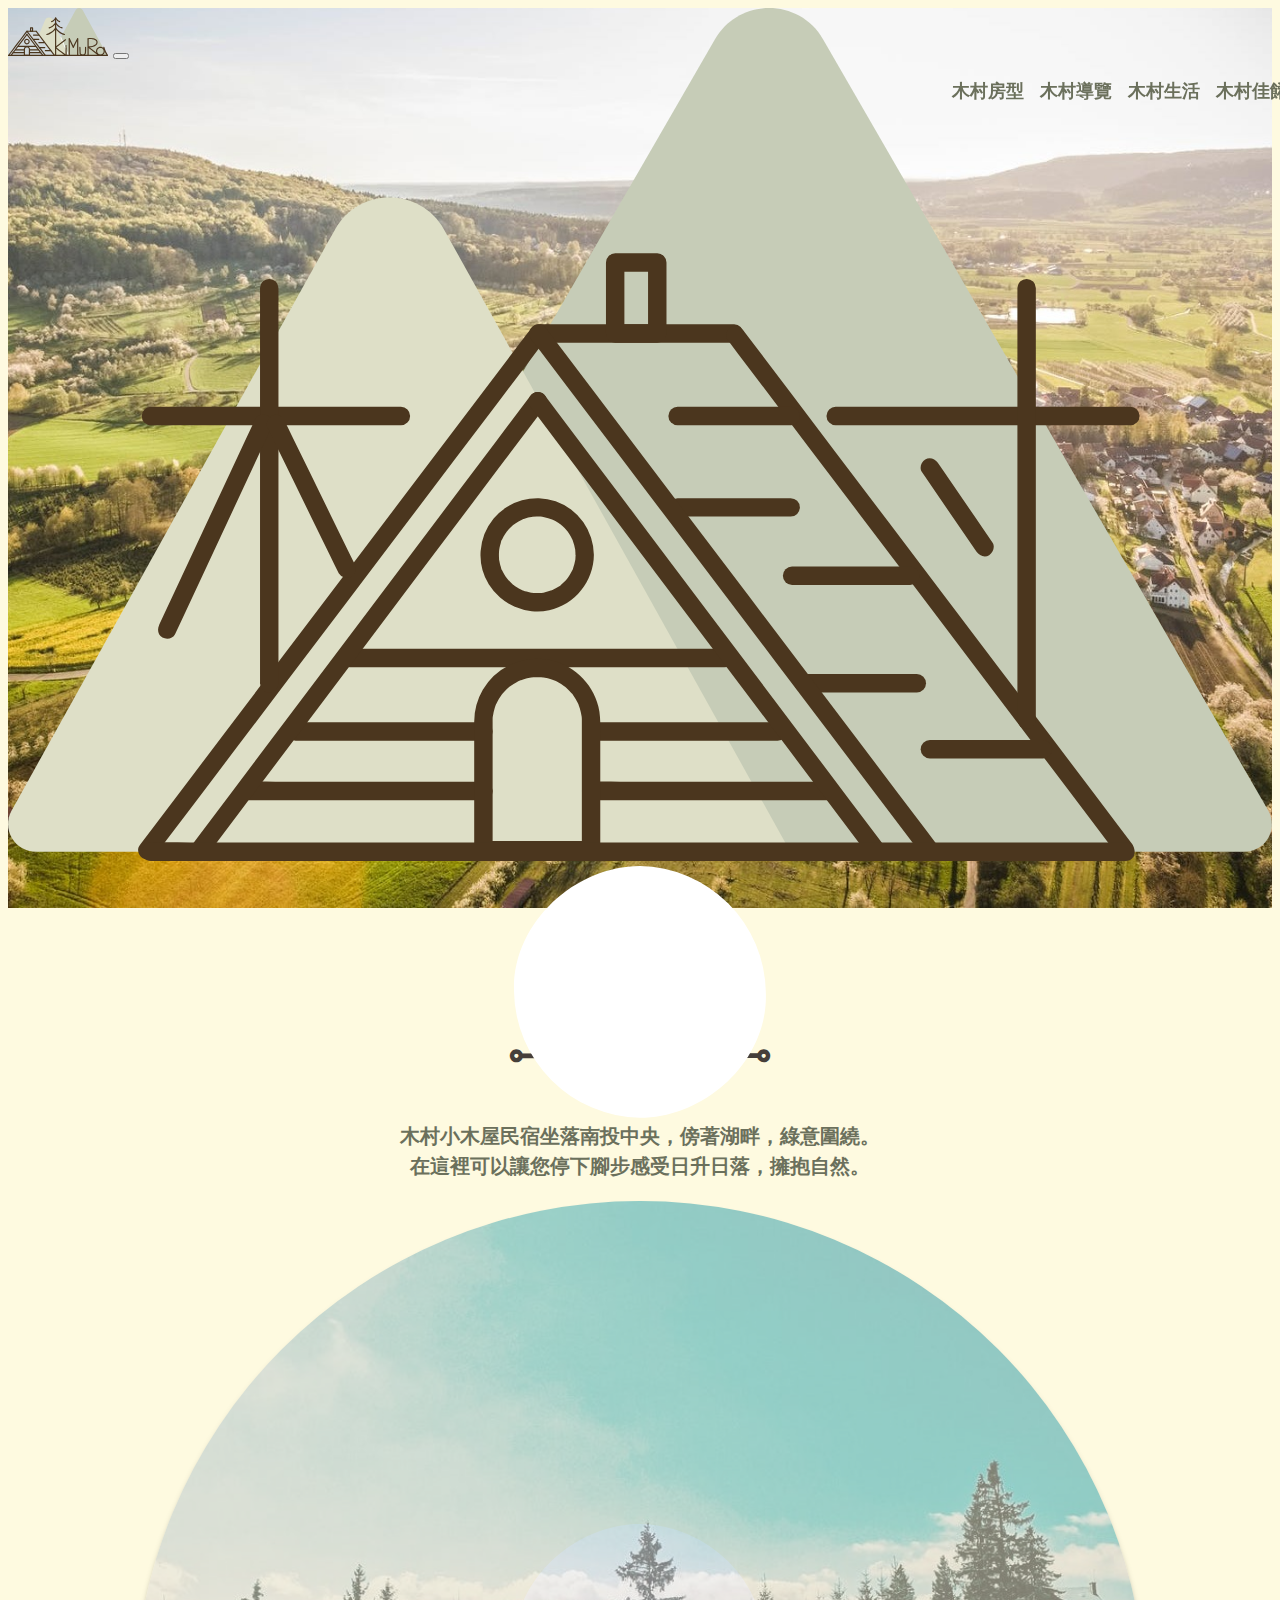
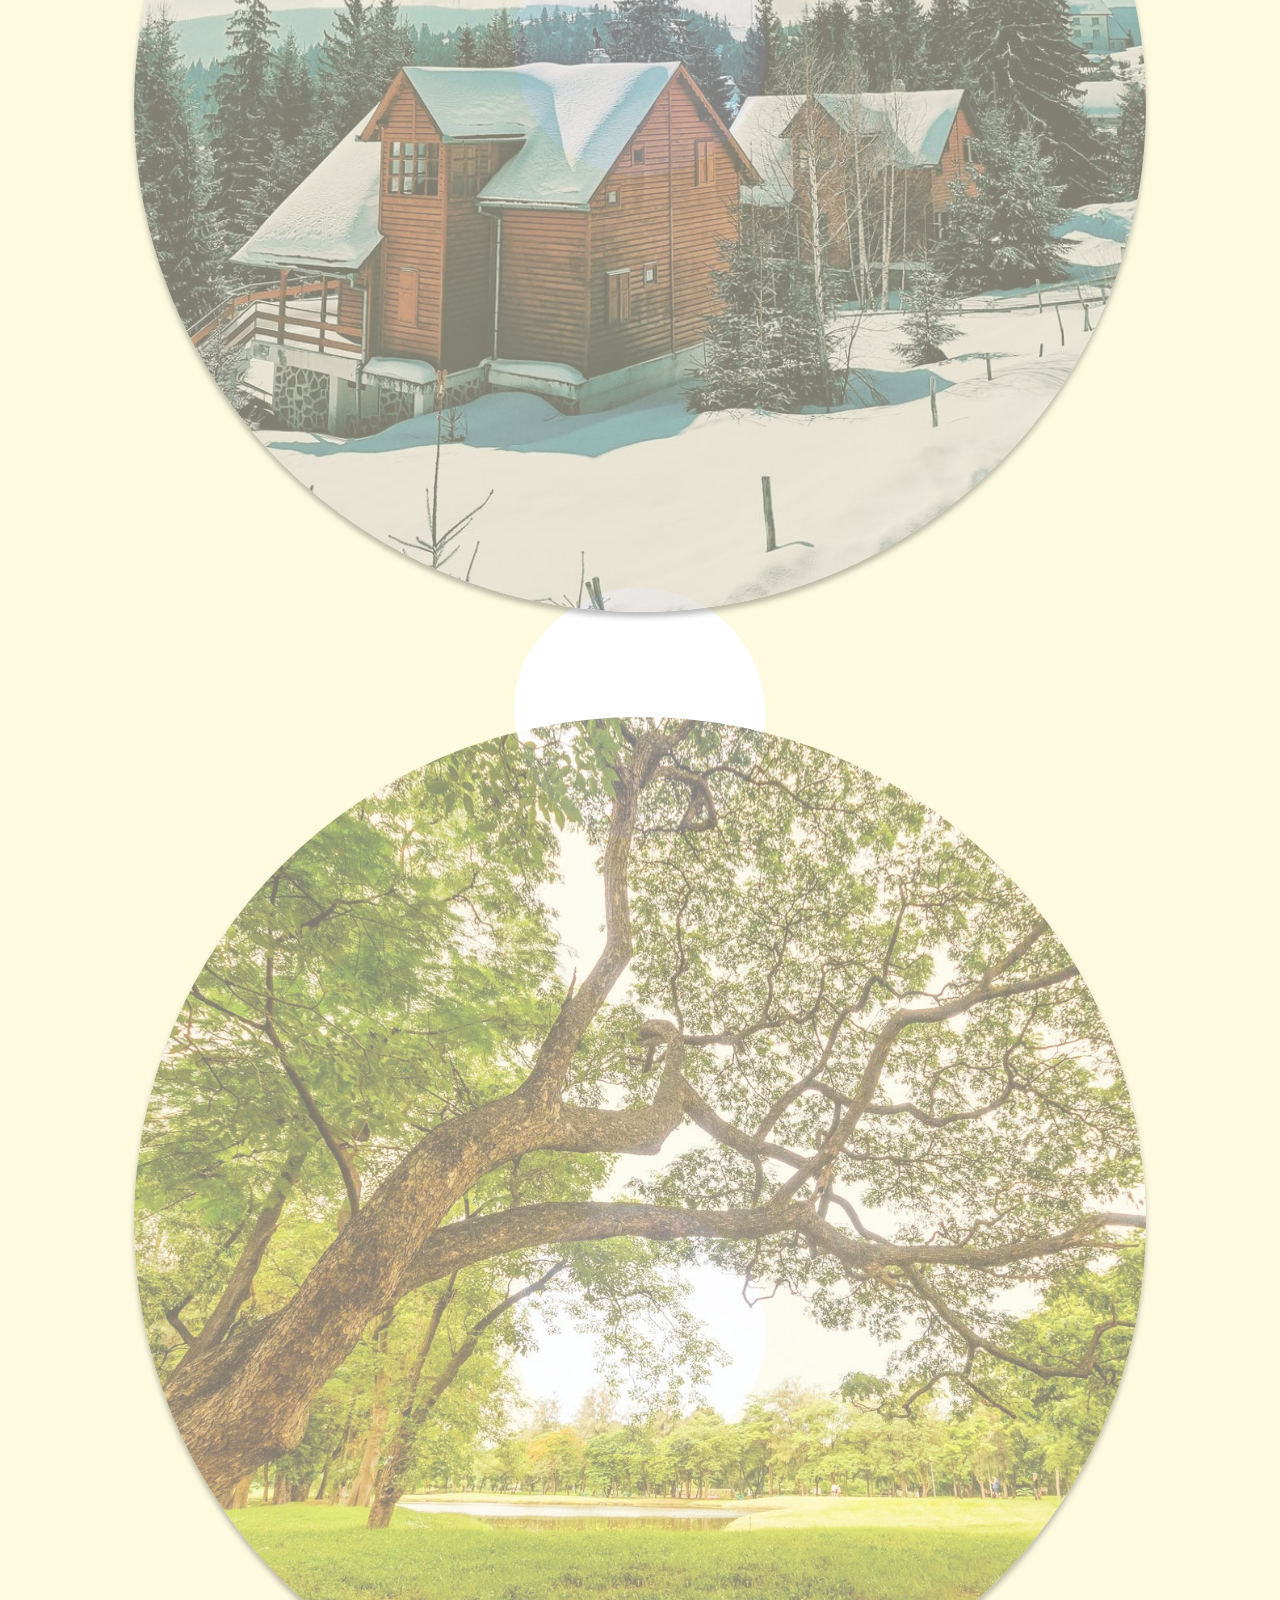
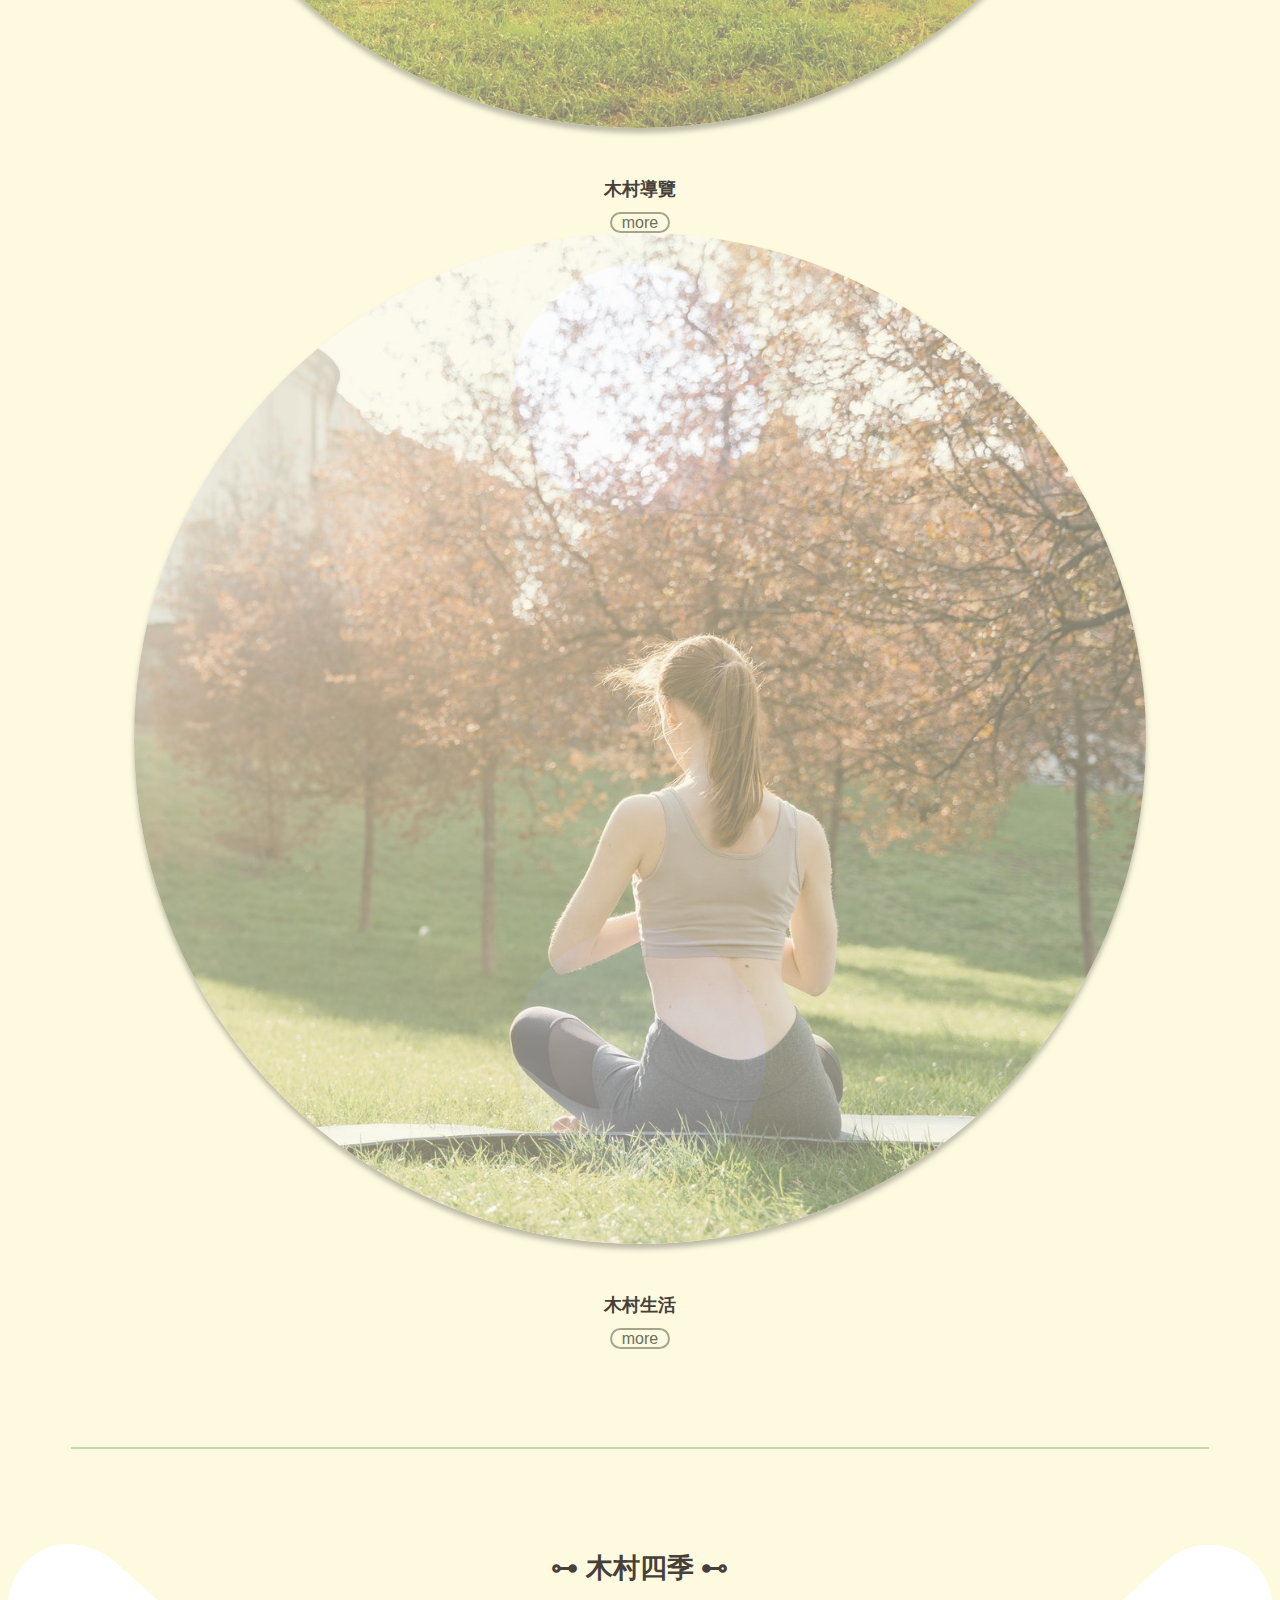
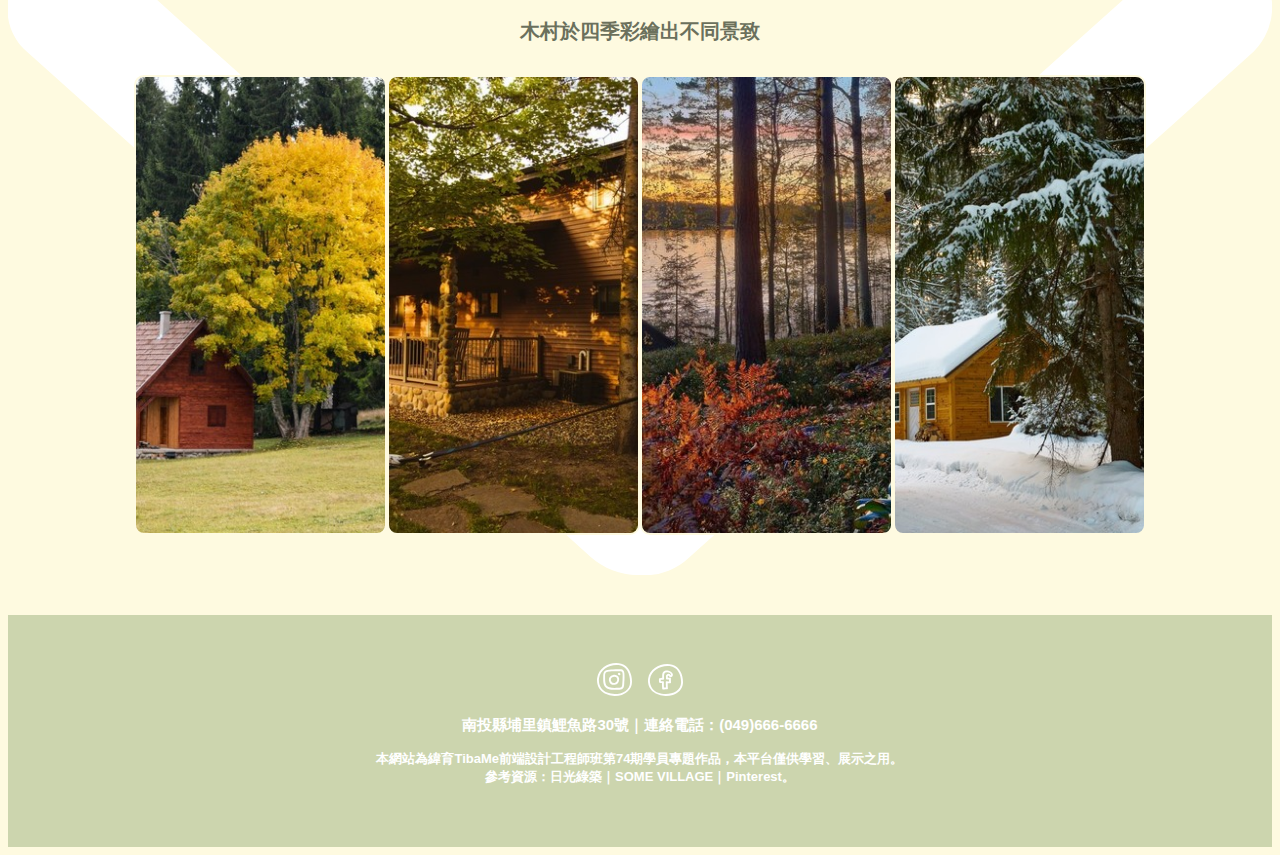
<file: index.html>
<!DOCTYPE html>
<html lang="zh-Hant">

<head>
    <meta charset="UTF-8">
    <meta http-equiv="X-UA-Compatible" content="IE=edge">
    <meta name="viewport" content="width=device-width, initial-scale=1.0">
    <title>木村小木屋</title>

    <link href="https://cdn.jsdelivr.net/npm/bootstrap@5.0.2/dist/css/bootstrap.min.css" rel="stylesheet"
        integrity="sha384-EVSTQN3/azprG1Anm3QDgpJLIm9Nao0Yz1ztcQTwFspd3yD65VohhpuuCOmLASjC" crossorigin="anonymous">
    <link rel="stylesheet" href="./CSS/index.css">
</head>

<body>
    <!-- 滿版封面 -->
    <div class="cover">
        <div class="logo_pic">
            <img src="./image/logo/logo_01.svg" alt="">
            <a href="#nav"><img src="./image/icon/down.svg" alt="" class="down"></a>
        </div>
    </div>

    <!-- 導覽列選單 -->
    <header>
        <nav class="navbar navbar-expand-md navbar-light">
            <div class="container">
                <a class="navbar-brand" href="./index.html"><img src="./image/logo/logo_02.svg" alt=""
                        class="logo" /></a>
                <button class="navbar-toggler" type="button" data-bs-toggle="collapse"
                    data-bs-target="#navbarNavDropdown" aria-controls="navbarNavDropdown" aria-expanded="false"
                    aria-label="Toggle navigation">
                    <span class="navbar-toggler-icon"></span>
                </button>
                <div class="collapse navbar-collapse" id="navbarNavDropdown">
                    <ul class="navbar-nav">
                        <li class="nav-item"><a class="nav-link" href="room.html">木村房型</a></li>
                        <li class="nav-item"><a class="nav-link" href="map.html">木村導覽</a></li>
                        <li class="nav-item"><a class="nav-link" href="activity.html">木村生活</a></li>
                        <li class="nav-item"><a class="nav-link" href="delicacy.html">木村佳餚</a></li>
                    </ul>
                </div>
            </div>
        </nav>
    </header>

    <!-- 主要內容區塊 -->
    <div class="container round">
        <!-- 圓形圖片選單 -->
        <div class="row justify-content-center">
            <div class="col-10 title">
                <h2>⊶ 出發吧！⊷</h2>
                <h3>木村小木屋民宿坐落南投中央，傍著湖畔，綠意圍繞。<br> 在這裡可以讓您停下腳步感受日升日落，擁抱自然。
                </h3>
            </div>
        </div>
        <ul class="row justify-content-center">
            <li class="col-md-3 col-8">
                <a href="./room.html"><img src="./image/chalet/nav_room.jpeg" alt=""></a>
                <p>木村房型</p>
                <a href="./room.html" class="round_btn">more</a>
            </li>
            <li class="col-md-3 col-8">
                <a href="./map.html"><img src="./image/chalet/nav_map.jpeg" alt=""></a>
                <p>木村導覽</p>
                <a href="./map.html" class="round_btn">more</a>
            </li>
            <li class="col-md-3 col-8">
                <a href="./activity.html"><img src="./image/chalet/nav_yoga.jpeg" alt=""></a>
                <p>木村生活</p>
                <a href="./activity.html" class="round_btn">more</a>
            </li>
        </ul>
    </div>

    <!-- 四季圖片區塊 -->
    <div class="container season">
        <div class="row justify-content-center">
            <div class="col-10 title">
                <h2>⊶ 木村四季 ⊷</h2>
            <h3>木村於四季彩繪出不同景致</h3>
            </div>
        </div>
        <ul>
            <li class="pic1"></li>
            <li class="pic2"></li>
            <li class="pic3"></li>
            <li class="pic4"></li>
        </ul>
    </div>

    <!-- 頁尾 -->
    <footer class="continer">
        <div class="social_icon">
            <a href="https://www.instagram.com/">
                <img src="./image/icon/Instagram.svg" alt="" />
            </a>
            <a href="https://zh-tw.facebook.com/">
                <img src="./image/icon/Facebook.svg" alt="" />
            </a>
        </div>
        <p class="address">南投縣埔里鎮鯉魚路30號｜連絡電話：(049)666-6666</p>
        <p class="copyright">
            本網站為緯育TibaMe前端設計工程師班第74期學員專題作品，本平台僅供學習、展示之用。<br /> 參考資源：日光綠築｜SOME VILLAGE｜Pinterest。
        </p>
    </footer>

    <script src="https://cdn.jsdelivr.net/npm/bootstrap@5.1.0/dist/js/bootstrap.bundle.min.js"></script>
</body>

</html>
</file>
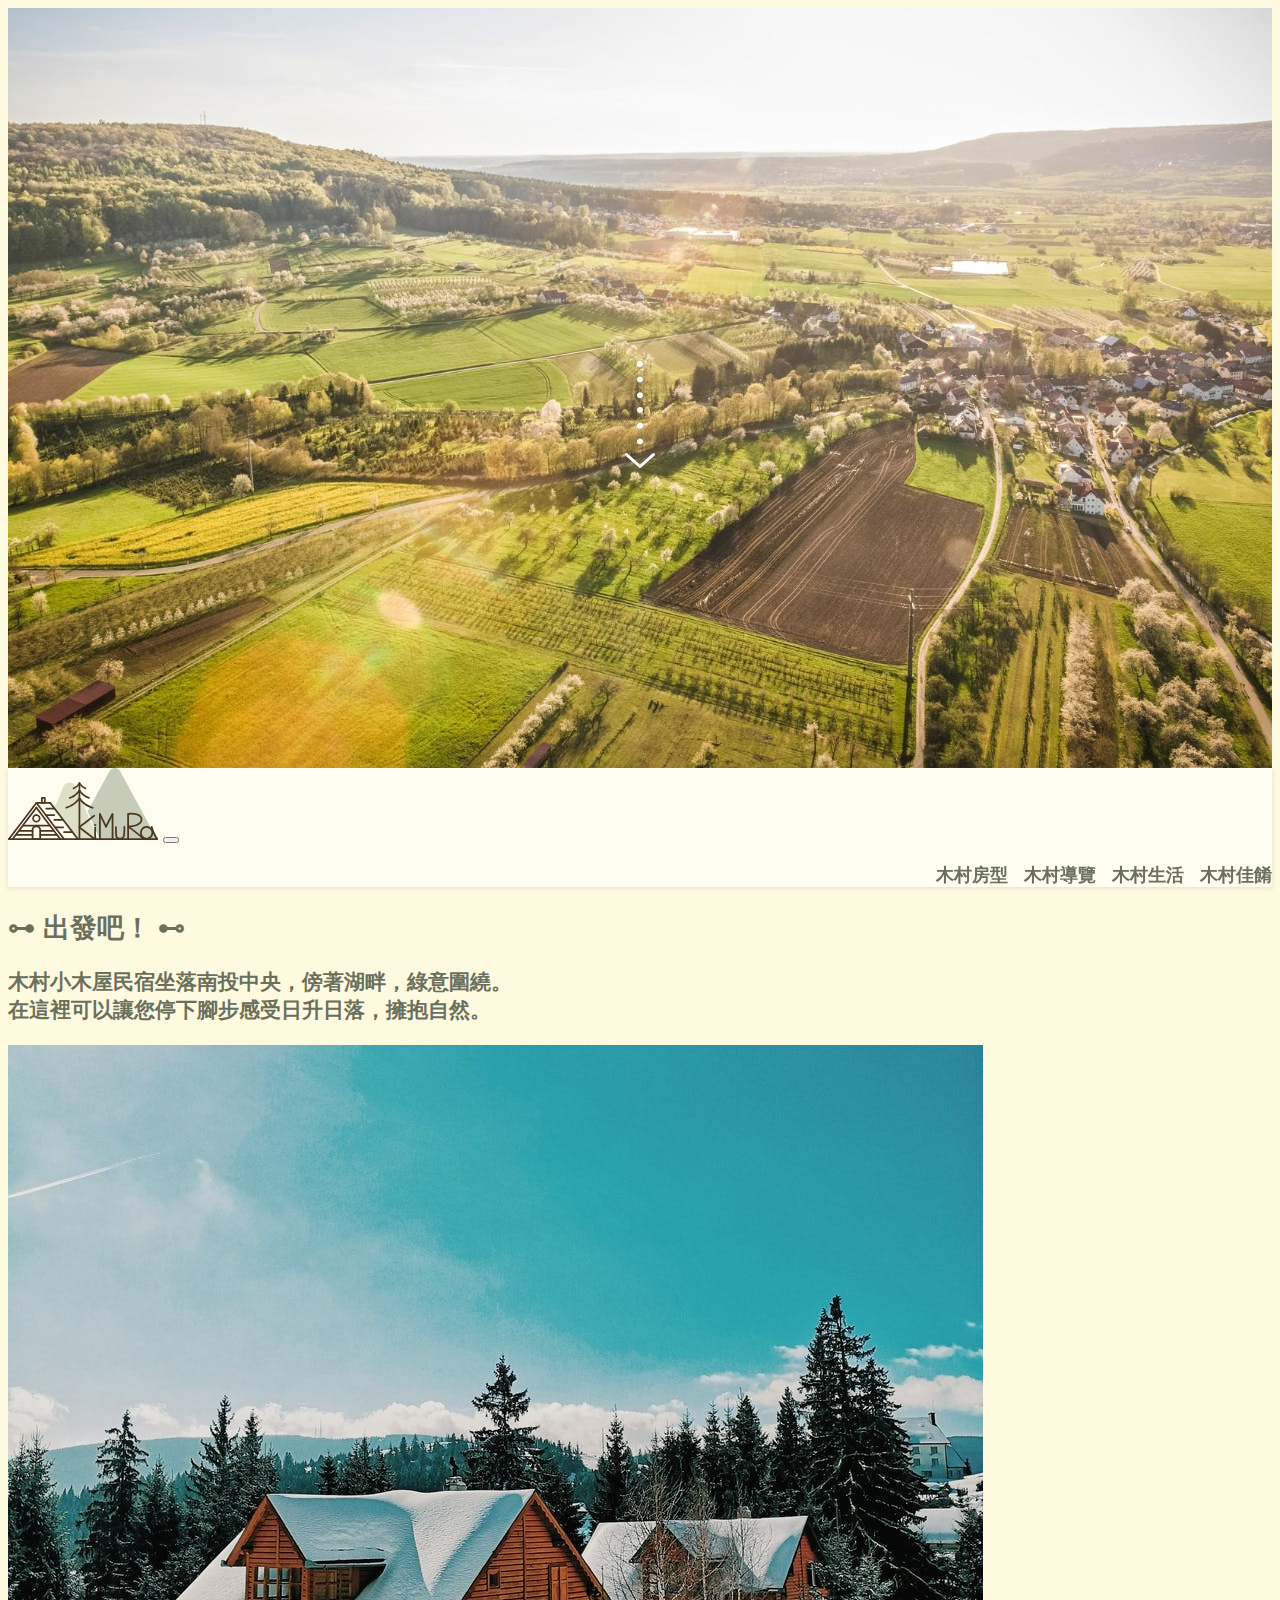
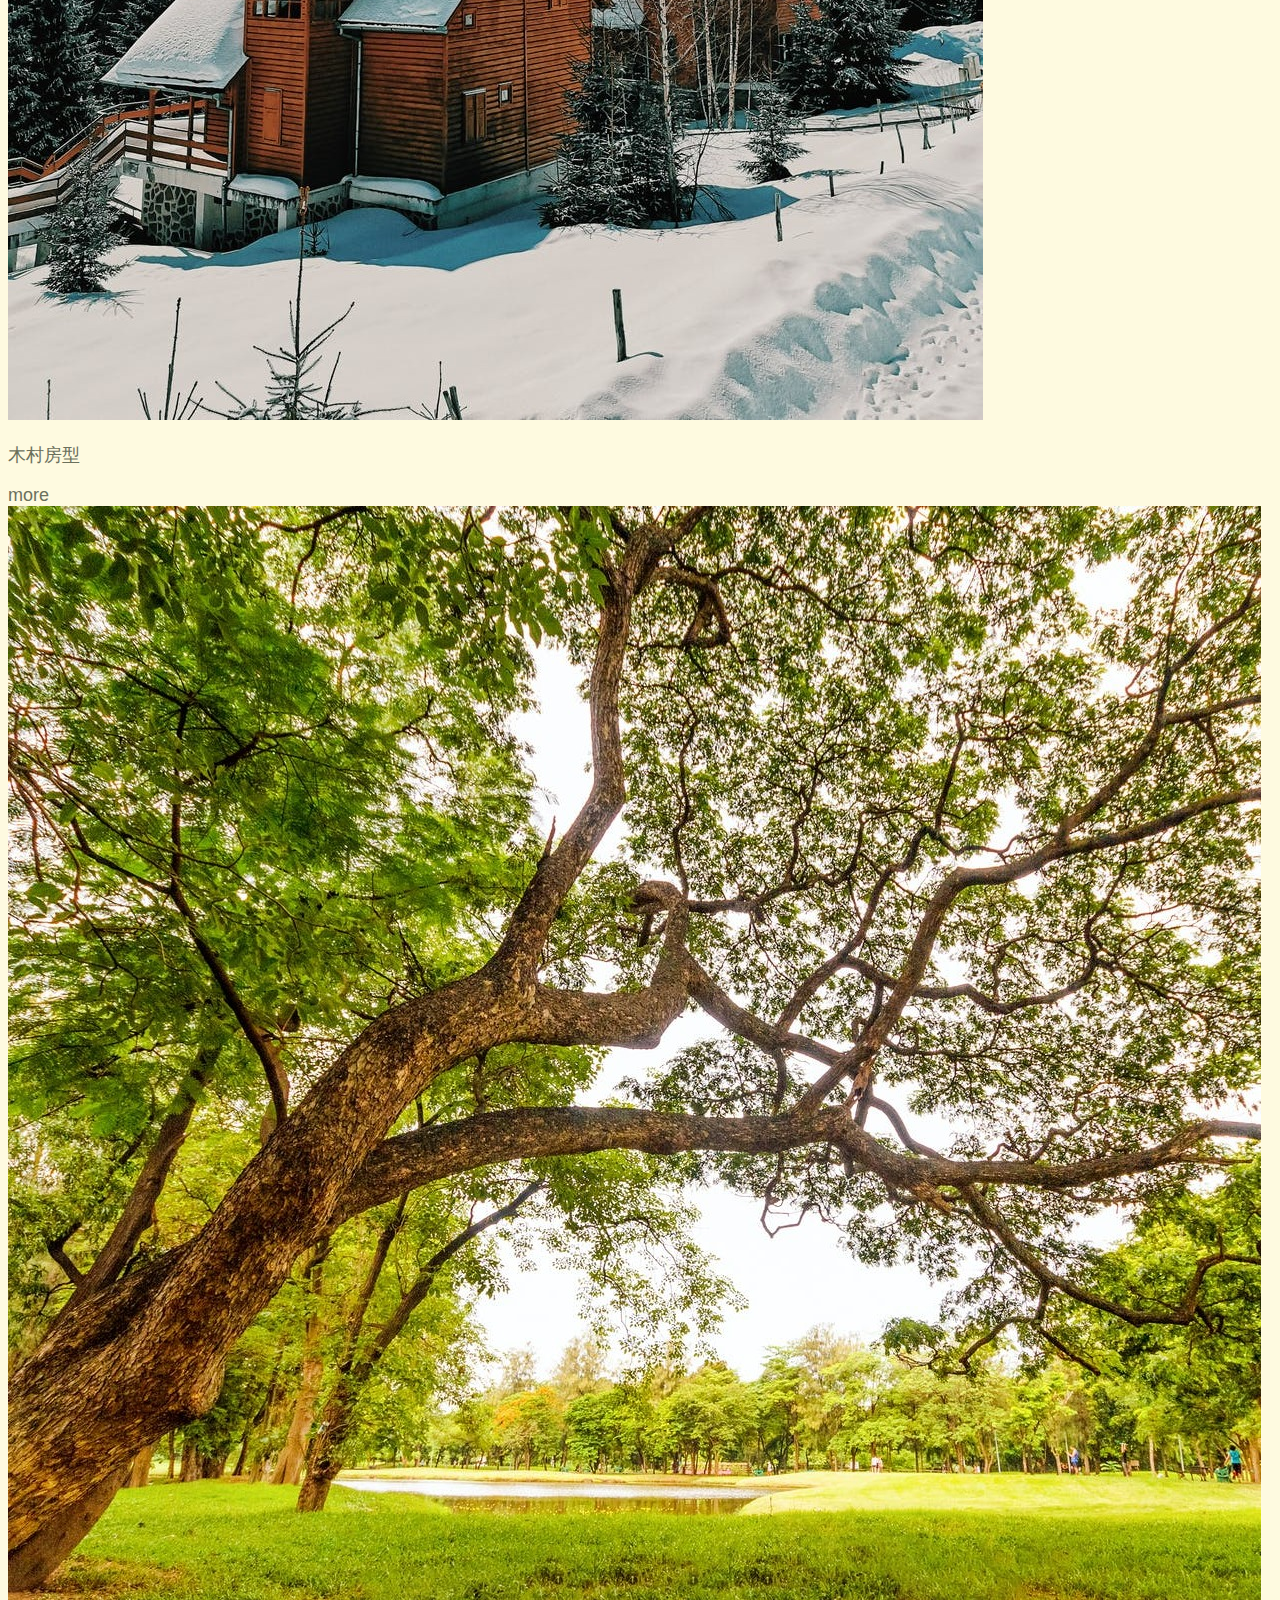
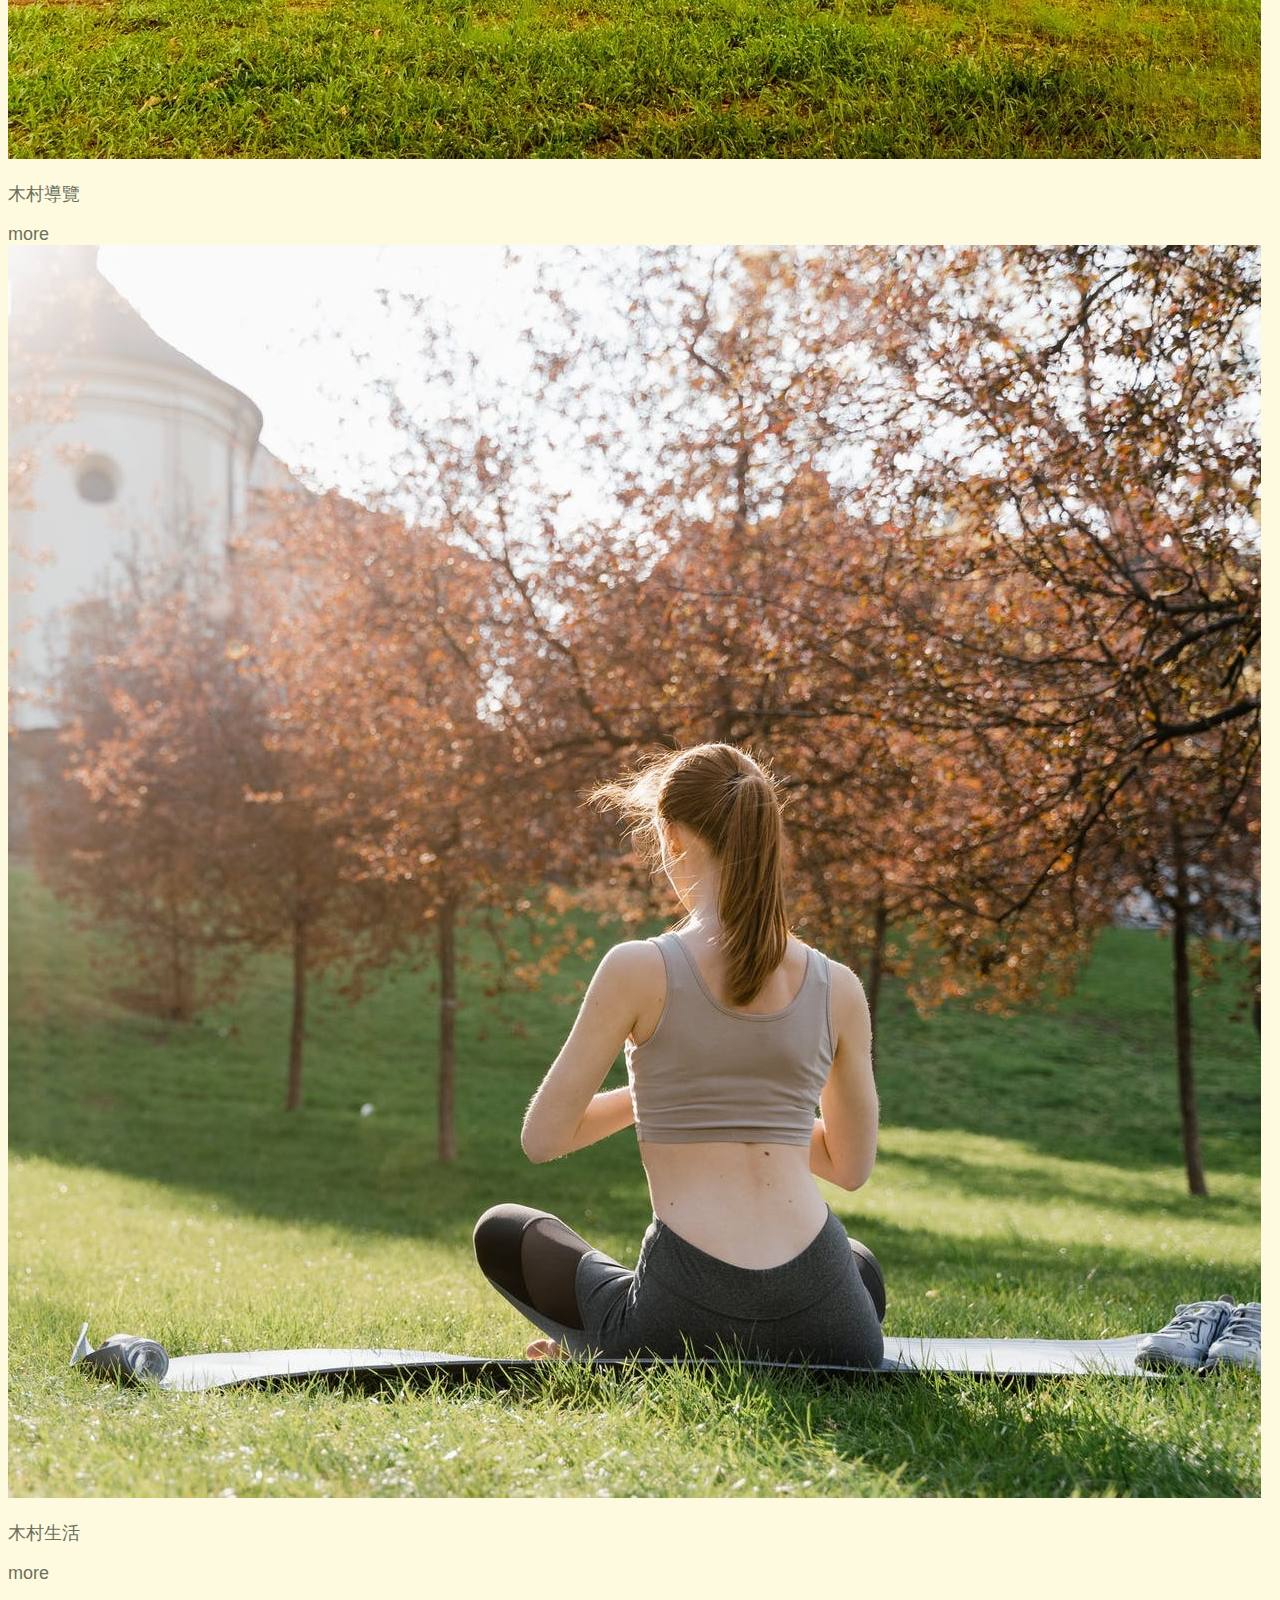
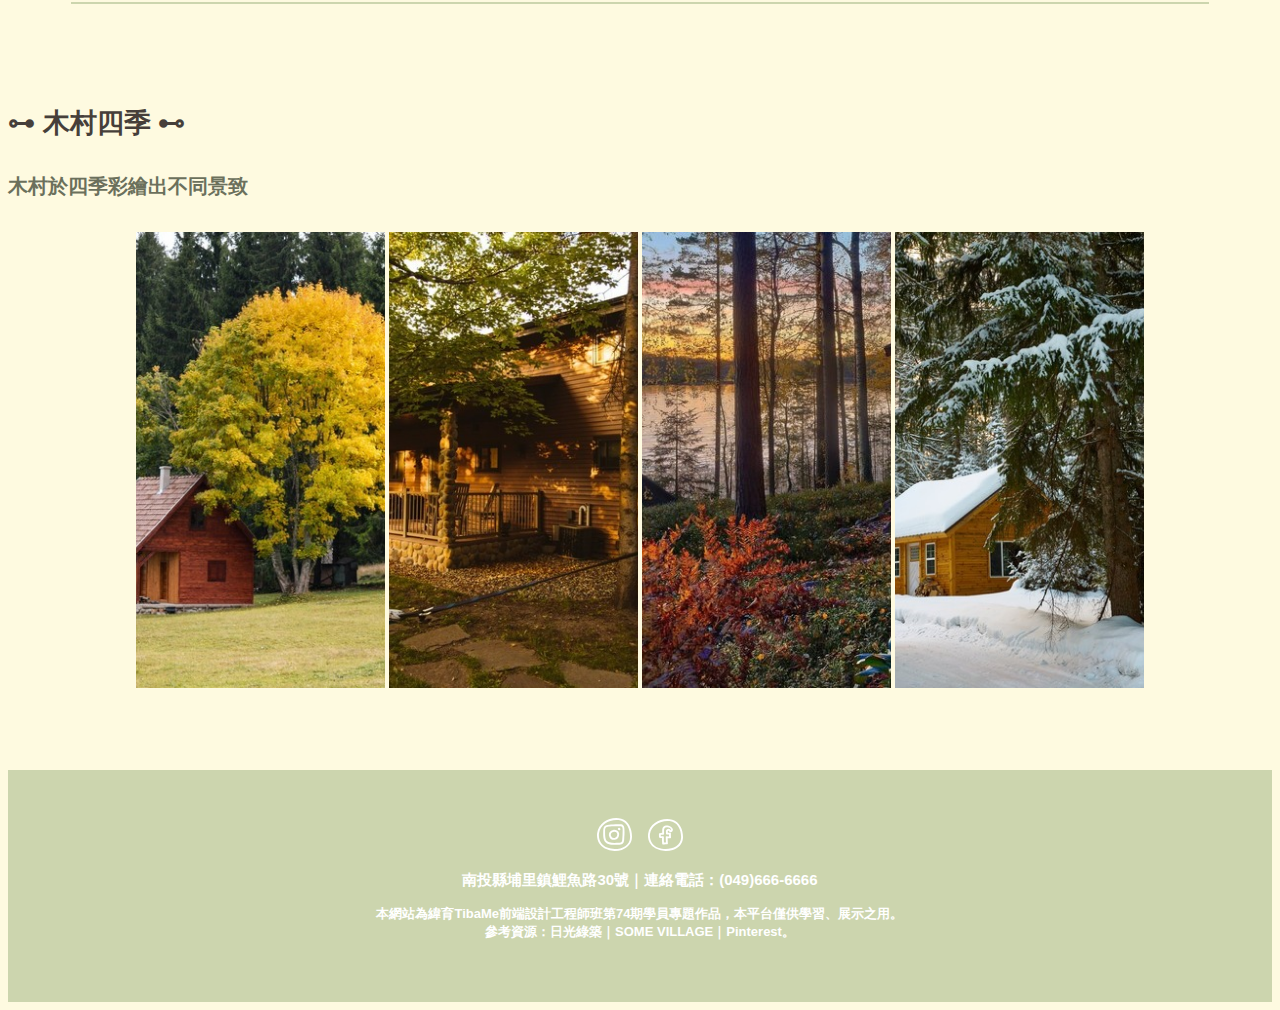
<file: RWD/index.html>
<!DOCTYPE html>
<html lang="zh-Hant">

<head>
    <meta charset="UTF-8">
    <meta http-equiv="X-UA-Compatible" content="IE=edge">
    <meta name="viewport" content="width=device-width, initial-scale=1.0">
    <title>木村小木屋</title>
    
    <link href="https://cdn.jsdelivr.net/npm/bootstrap@5.0.2/dist/css/bootstrap.min.css" rel="stylesheet" integrity="sha384-EVSTQN3/azprG1Anm3QDgpJLIm9Nao0Yz1ztcQTwFspd3yD65VohhpuuCOmLASjC" crossorigin="anonymous">
    <link rel="stylesheet" href="./CSS/index.css">
</head>

<body>
    <!-- 滿版封面 -->
    <div class="cover">
        <div class="logo_pic">
                <img src="./image/logo/logo_01.svg" alt="">
                <a href="#nav"><img src="./image/icon/down.svg" alt="" class="down"></a>
        </div>
    </div>

    <!-- 導覽列選單 -->
    <header>
        <nav class="navbar navbar-expand-md navbar-light">
            <div class="container">
                <a class="navbar-brand" href="./index.html"><img src="./image/logo/logo_02.svg" alt="" class="logo" /></a>
                <button class="navbar-toggler" type="button" data-bs-toggle="collapse" data-bs-target="#navbarNavDropdown" aria-controls="navbarNavDropdown" aria-expanded="false" aria-label="Toggle navigation">
                    <span class="navbar-toggler-icon"></span>
                </button>
                <div class="collapse navbar-collapse" id="navbarNavDropdown">
                    <ul class="navbar-nav">
                        <li class="nav-item"><a class="nav-link" href="room.html">木村房型</a></li>
                        <li class="nav-item"><a class="nav-link" href="map.html">木村導覽</a></li>
                        <li class="nav-item"><a class="nav-link" href="activity.html">木村生活</a></li>
                        <li class="nav-item"><a class="nav-link" href="delicacy.html">木村佳餚</a></li>
                    </ul>
                </div>
            </div>
        </nav>
    </header>

      <!-- 主要內容區塊 -->
    <main>
        <!-- 圓形圖片選單 -->
        <div class="round_nav">
            <div class="home_text">
                <h2>⊶ 出發吧！ ⊷</h2>
                <h3>木村小木屋民宿坐落南投中央，傍著湖畔，綠意圍繞。<br>
                    在這裡可以讓您停下腳步感受日升日落，擁抱自然。</h3>
            </div>
            <ul>
                <li>
                    <a href="./room.html"><img src="./image/chalet/nav_room.jpeg" alt=""></a>
                    <p>木村房型</p>
                    <a href="./room.html" class="home_btn">more</a>
                </li>
                <li>
                    <a href="./map.html"><img src="./image/chalet/nav_map.jpeg" alt=""></a>
                    <p>木村導覽</p>
                    <a href="./map.html" class="home_btn">more</a>
                </li>
                <li>
                    <a href="./activity.html"><img src="./image/chalet/nav_yoga.jpeg" alt=""></a>
                    <p>木村生活</p>
                    <a href="./activity.html" class="home_btn">more</a>
                </li>
            </ul>
        </div>

        <!-- 四季圖片區塊 -->
        <div class="season">
            <div class="home_text">
                <h2>⊶ 木村四季 ⊷</h2>
                <h3>木村於四季彩繪出不同景致</h3>
            </div>
            <ul>
                <li class="pic1"></li>
                <li class="pic2"></li>
                <li class="pic3"></li>
                <li class="pic4"></li>
            </ul>
        </div>
    </main>

    <!-- 頁尾 -->
    <footer class="continer">
        <div class="social_icon">
            <a href="https://www.instagram.com/">
                <img src="./image/icon/Instagram.svg" alt="" />
            </a>
            <a href="https://zh-tw.facebook.com/">
                <img src="./image/icon/Facebook.svg" alt="" />
            </a>
        </div>
        <p class="address">南投縣埔里鎮鯉魚路30號｜連絡電話：(049)666-6666</p>
        <p class="copyright">
            本網站為緯育TibaMe前端設計工程師班第74期學員專題作品，本平台僅供學習、展示之用。<br /> 參考資源：日光綠築｜SOME VILLAGE｜Pinterest。
        </p>
    </footer>

    <!-- <script src="https://cdn.jsdelivr.net/npm/bootstrap@5.1.0/dist/js/bootstrap.bundle.min.js"></script> -->
</body>

</html>
</file>
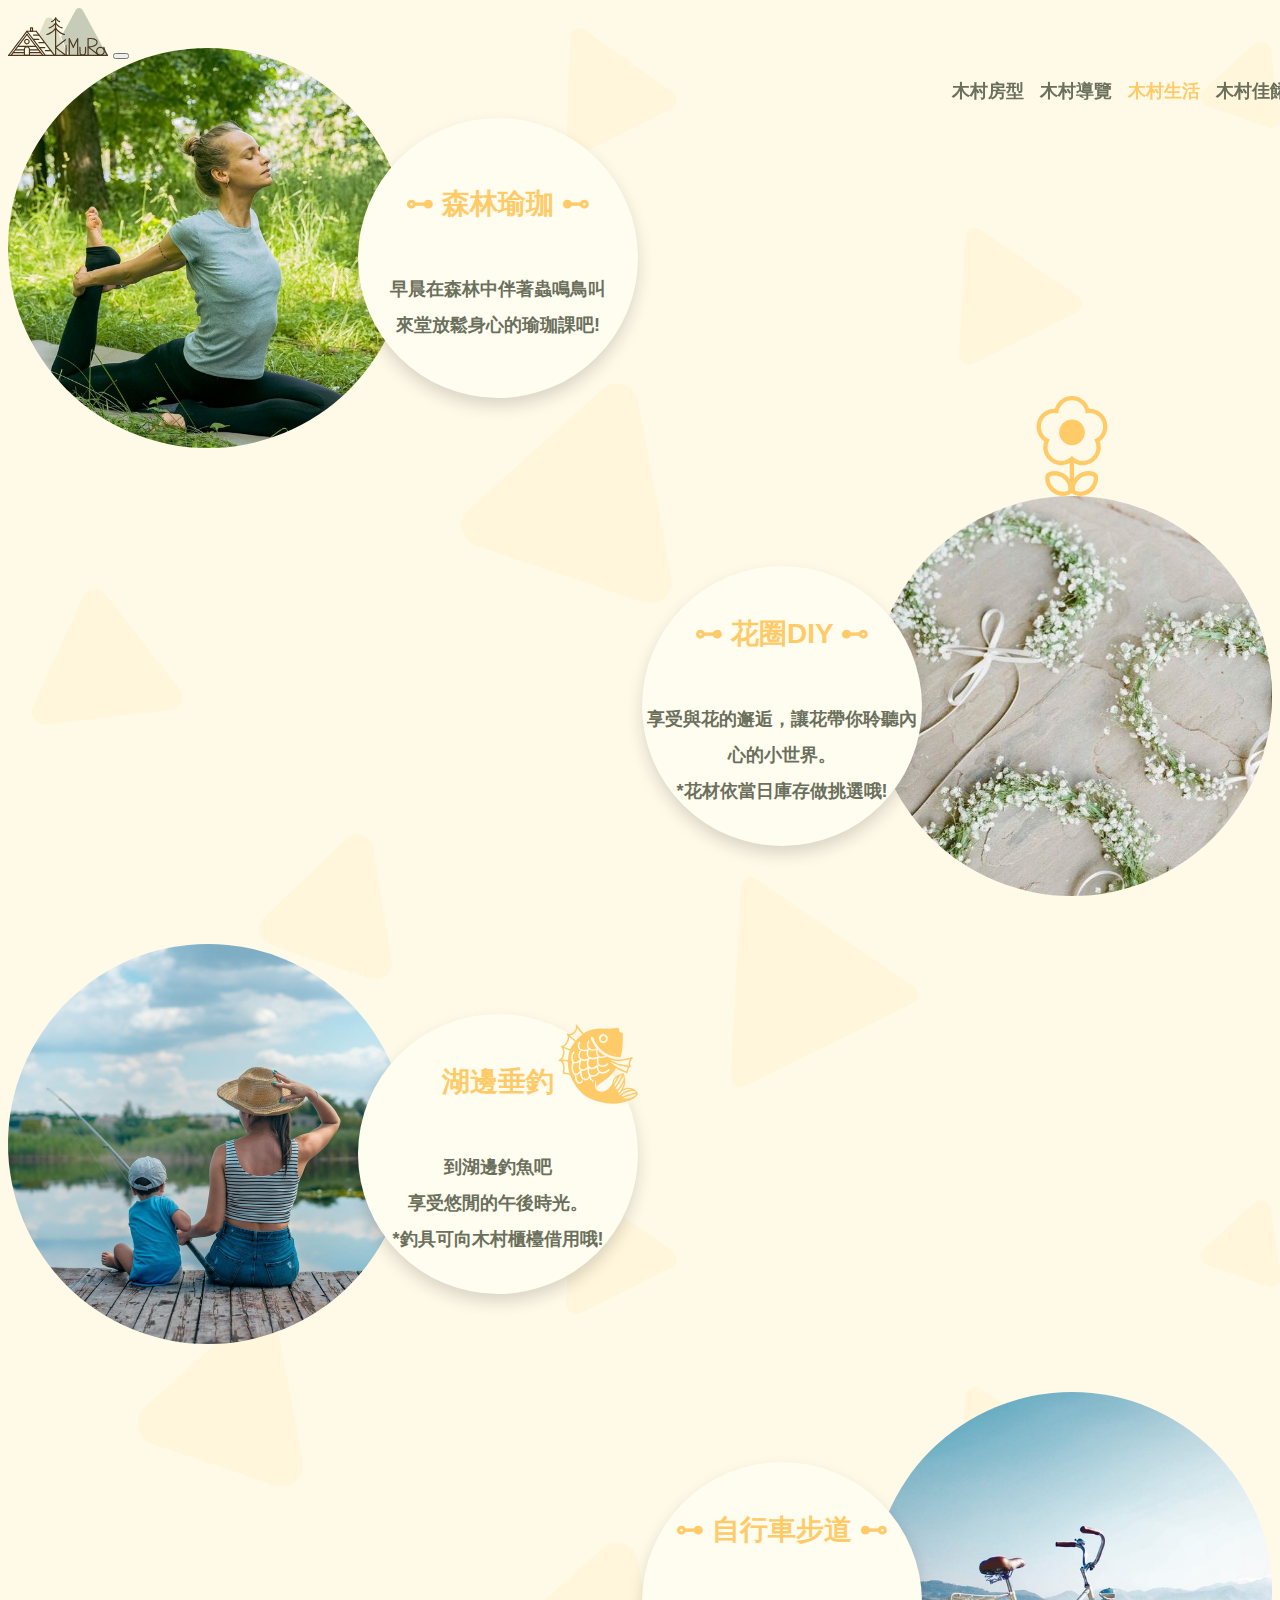
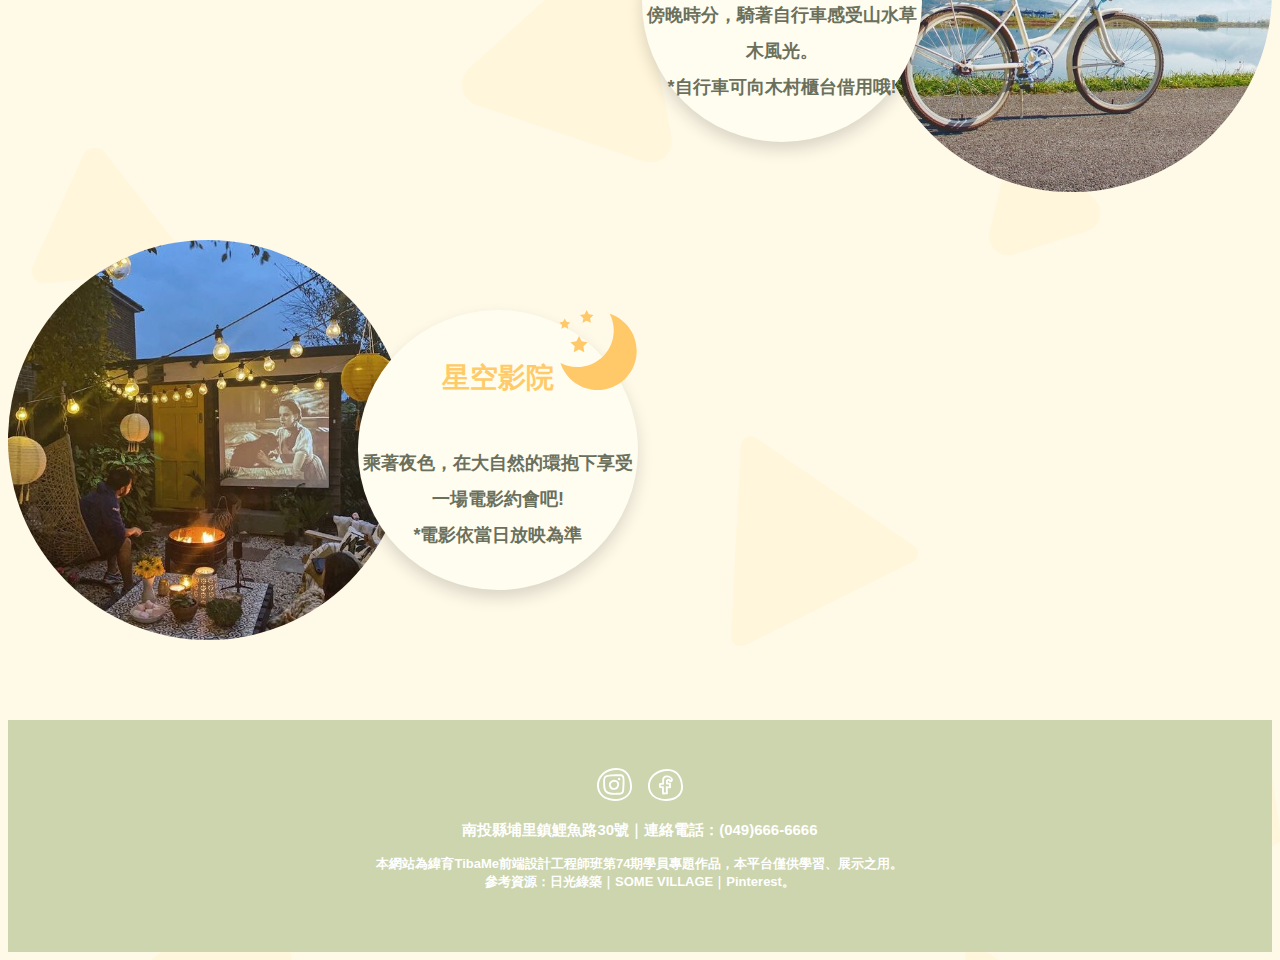
<file: activity.html>
<!DOCTYPE html>
<html lang="zh-Hant">

<head>
    <meta charset="UTF-8" />
    <meta http-equiv="X-UA-Compatible" content="IE=edge" />
    <meta name="viewport" content="width=device-width, initial-scale=1.0" />
    <title>木村小木屋</title>
    <link href="https://cdn.jsdelivr.net/npm/bootstrap@5.0.2/dist/css/bootstrap.min.css" rel="stylesheet" integrity="sha384-EVSTQN3/azprG1Anm3QDgpJLIm9Nao0Yz1ztcQTwFspd3yD65VohhpuuCOmLASjC" crossorigin="anonymous">
    <link rel="stylesheet" href="./CSS/activity.css" />
</head>

<body>
    <!-- 導覽列選單 -->
    <header>
        <nav class="navbar navbar-expand-md navbar-light">
            <div class="container">
                <a class="navbar-brand" href="./index.html"><img src="./image/logo/logo_02.svg" alt="" class="logo" /></a>
                <button class="navbar-toggler" type="button" data-bs-toggle="collapse" data-bs-target="#navbarNavDropdown" aria-controls="navbarNavDropdown" aria-expanded="false" aria-label="Toggle navigation">
          <span class="navbar-toggler-icon"></span>
        </button>
                <div class="collapse navbar-collapse" id="navbarNavDropdown">
                    <ul class="navbar-nav">
                        <li class="nav-item"><a class="nav-link" href="room.html">木村房型</a></li>
                        <li class="nav-item"><a class="nav-link" href="map.html">木村導覽</a></li>
                        <li class="nav-item"><a class="nav-link active" href="activity.html">木村生活</a></li>
                        <li class="nav-item"><a class="nav-link" href="delicacy.html">木村佳餚</a></li>
                    </ul>
                </div>
            </div>
        </nav>
    </header>

    <!-- 主要內容區塊 -->
    <div class="container activity">
        <!-- 圖文內容_左 -->
        <div class="item_left">
            <img class="item_pic" src="./image/activity/yoga.jpeg" alt="" />
            <div class="item_tl">
                <div class="item_text">
                    <h3>⊶ 森林瑜珈 ⊷</h3>
                    <p>早晨在森林中伴著蟲鳴鳥叫<br />來堂放鬆身心的瑜珈課吧!</p>
                </div>
            </div>
        </div>

        <!-- 圖文內容_右 -->
        <div class="item_right">
            <img class="item_pic" src="./image/activity/wreath.jpg" alt="" />
            <div class="item_tr">
                <div class="item_text">
                    <h3>⊶ 花圈DIY ⊷</h3>
                    <p>
                        享受與花的邂逅，讓花帶你聆聽內心的小世界。<br />*花材依當日庫存做挑選哦!
                    </p>
                </div>
            </div>

            <img class="rabbit" src="./image/activity/hana.svg" alt="">
        </div>

        <!-- 圖文內容_左 -->
        <div class="item_left">
            <img class="item_pic" src="./image/activity/fishing.jpeg" alt="" />
            <div class="item_tl">
                <div class="item_text">
                    <h3>湖邊垂釣</h3>
                    <p>
                        到湖邊釣魚吧<br />享受悠閒的午後時光。<br />*釣具可向木村櫃檯借用哦!
                    </p>
                </div>
            </div>
            <img class="fish" src="./image/activity/fish.svg" alt="">
        </div>

        <!-- 圖文內容_右 -->
        <div class="item_right">
            <img class="item_pic" src="./image/activity/bike.jpeg" alt="" />
            <div class="item_tr">
                <div class="item_text">
                    <h3>⊶ 自行車步道 ⊷</h3>
                    <p>
                        傍晚時分，騎著自行車感受山水草木風光。<br />*自行車可向木村櫃台借用哦!
                    </p>
                </div>
            </div>
        </div>

        <!-- 圖文內容_左 -->
        <div class="item_left">
            <img class="item_pic" src="./image/activity/movie.jpg" alt="" />
            <div class="item_tl">
                <div class="item_text">
                    <h3>星空影院</h3>
                    <p>
                        乘著夜色，在大自然的環抱下享受一場電影約會吧!<br />*電影依當日放映為準
                    </p>
                </div>
            </div>
            <img class="star" src="./image/activity/star.svg" alt="">
        </div>
    </div>

    <!-- 頁尾 -->
    <footer>
        <div class="social_icon">
            <a href="https://www.instagram.com/">
                <img src="./image/icon/Instagram.svg" alt="" />
            </a>
            <a href="https://zh-tw.facebook.com/">
                <img src="./image/icon/Facebook.svg" alt="" />
            </a>
        </div>
        <p class="address">南投縣埔里鎮鯉魚路30號｜連絡電話：(049)666-6666</p>
        <p class="copyright">
            本網站為緯育TibaMe前端設計工程師班第74期學員專題作品，本平台僅供學習、展示之用。<br /> 參考資源：日光綠築｜SOME VILLAGE｜Pinterest。
        </p>
    </footer>

    <script src="https://cdn.jsdelivr.net/npm/bootstrap@5.0.2/dist/js/bootstrap.bundle.min.js" integrity="sha384-MrcW6ZMFYlzcLA8Nl+NtUVF0sA7MsXsP1UyJoMp4YLEuNSfAP+JcXn/tWtIaxVXM" crossorigin="anonymous"></script>
</body>

</html>
</file>
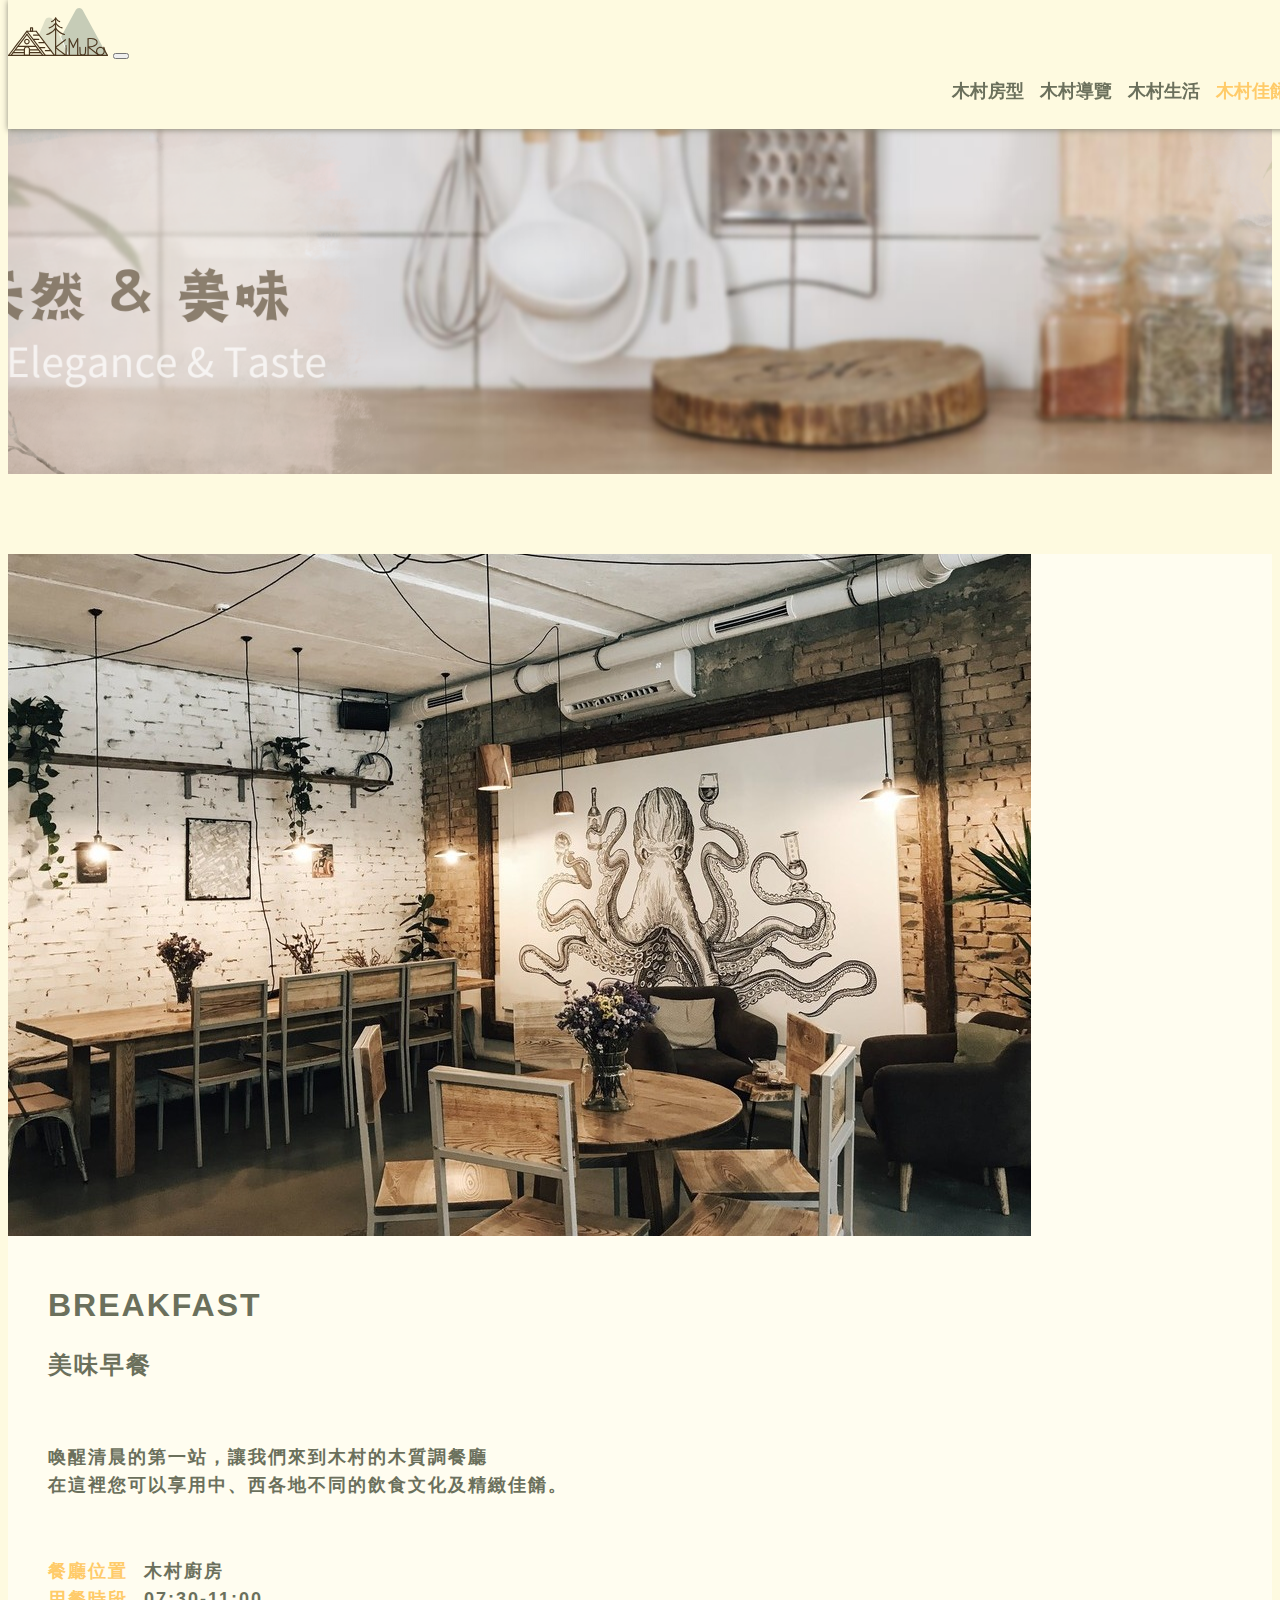
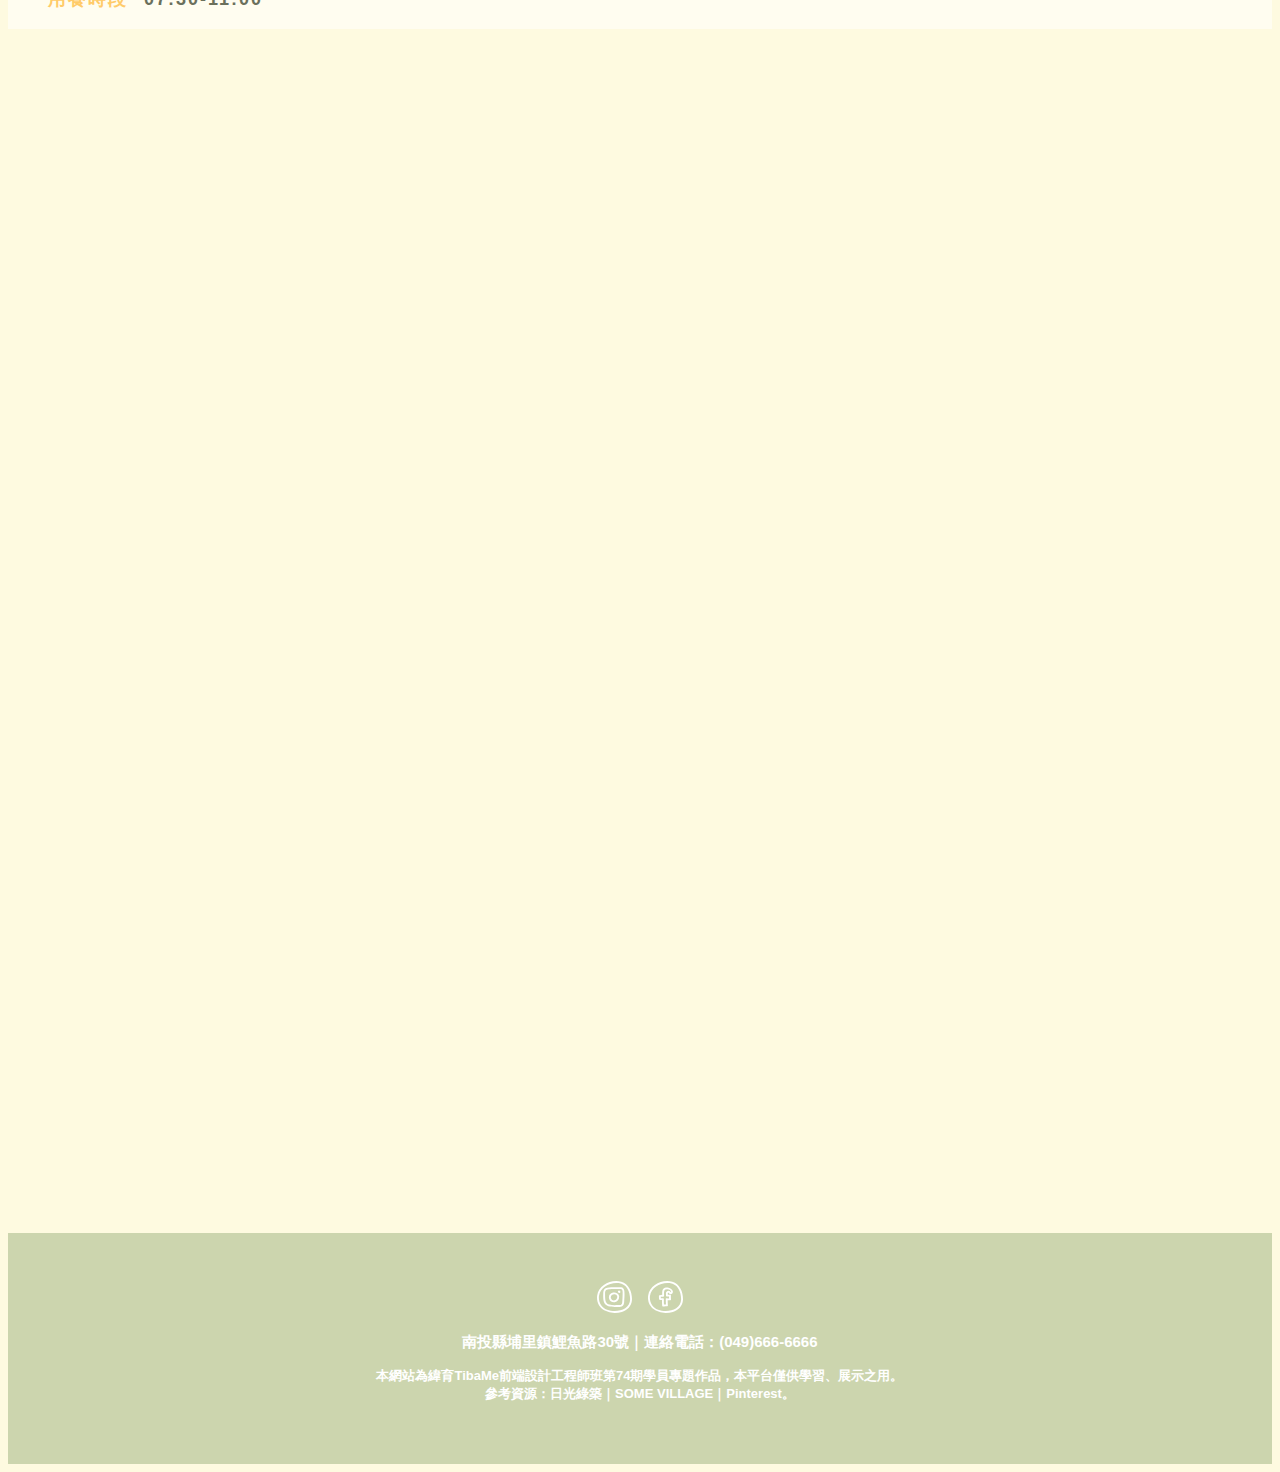
<file: delicacy.html>
<!DOCTYPE html>
<html lang="zh-Hant">

<head>
    <meta charset="UTF-8" />
    <meta http-equiv="X-UA-Compatible" content="IE=edge" />
    <meta name="viewport" content="width=device-width, initial-scale=1.0" />
    <title>佳餚美饌</title>
    <link href="https://cdn.jsdelivr.net/npm/bootstrap@5.0.2/dist/css/bootstrap.min.css" rel="stylesheet" integrity="sha384-EVSTQN3/azprG1Anm3QDgpJLIm9Nao0Yz1ztcQTwFspd3yD65VohhpuuCOmLASjC" crossorigin="anonymous">
    <link rel="stylesheet" href="./CSS/delicacy.css" />
    <!-- 滑入動畫套件 -->
    <link rel="stylesheet" href="https://unpkg.com/aos@next/dist/aos.css" />
</head>

<body>
    <!-- 導覽列選單 -->
    <header>
        <nav class="navbar navbar-expand-md navbar-light solid_nav">
            <div class="container">
                <a class="navbar-brand" href="./index.html"><img src="./image/logo/logo_02.svg" alt="" class="logo" /></a>
                <button class="navbar-toggler" type="button" data-bs-toggle="collapse" data-bs-target="#navbarNavDropdown" aria-controls="navbarNavDropdown" aria-expanded="false" aria-label="Toggle navigation">
                    <span class="navbar-toggler-icon"></span>
                </button>
                <div class="collapse navbar-collapse" id="navbarNavDropdown">
                    <ul class="navbar-nav">
                        <li class="nav-item"><a class="nav-link" href="room.html">木村房型</a></li>
                        <li class="nav-item"><a class="nav-link" href="map.html">木村導覽</a></li>
                        <li class="nav-item"><a class="nav-link" href="activity.html">木村生活</a></li>
                        <li class="nav-item"><a class="nav-link active" href="delicacy.html">木村佳餚</a></li>
                    </ul>
                </div>
            </div>
        </nav>
    </header>

    <!-- 橫幅區塊 -->
    <div class="banner"></div>

    <!-- 主要內容區塊 -->
    <div class="container delicacy">
        <!-- 早餐圖文 -->
        <div class="row" data-aos="zoom-in">
            <div class="col-lg-6">
                <div class="img">
                    <img class="img-fluid" src="./image/delicacy/breakfast.jpg" />
                </div>

            </div>
            <div class="col-lg-6">
                <div class="info">
                    <h2>BREAKFAST</h2>
                    <h3>美味早餐</h3>
                    <p>
                        喚醒清晨的第一站，讓我們來到木村的木質調餐廳<br> 在這裡您可以享用中、西各地不同的飲食文化及精緻佳餚。
                    </p>
                    <ul class="notice">
                        <li><span>餐廳位置</span>木村廚房</li>
                        <li><span>用餐時段</span>07:30-11:00</li>
                    </ul>
                </div>

            </div>
        </div>
        <!-- 晚餐圖文 -->
        <div class="row" data-aos="zoom-in">
            <div class="col-lg-6">
                <img class="img-fluid" src="./image/delicacy/bbq.jpeg" />
            </div>
            <div class="col-lg-6">
                <div class="info">
                    <h2>DINNER</h2>
                    <h3>海陸燒烤</h3>
                    <p>
                        木村嚴選當地小農的優質食材，感受零時差的鮮甜甘美<br> 不妥協的精心挑選，每一口都能嚐到季節之味。
                    </p>
                    <ul class="notice">
                        <li><span>餐廳位置</span>戶外烤肉區</li>
                        <li><span>用餐時段</span>18:00-21:00</li>
                    </ul>
                </div>
            </div>
        </div>
    </div>

    <!-- 頁尾 -->
    <footer>
        <div class="social_icon">
            <a href="https://www.instagram.com/">
                <img src="./image/icon/Instagram.svg" alt="" />
            </a>
            <a href="https://zh-tw.facebook.com/">
                <img src="./image/icon/Facebook.svg" alt="" />
            </a>
        </div>
        <p class="address">南投縣埔里鎮鯉魚路30號｜連絡電話：(049)666-6666</p>
        <p class="copyright">
            本網站為緯育TibaMe前端設計工程師班第74期學員專題作品，本平台僅供學習、展示之用。<br /> 參考資源：日光綠築｜SOME VILLAGE｜Pinterest。
        </p>
    </footer>

    <script src="https://cdn.jsdelivr.net/npm/bootstrap@5.0.2/dist/js/bootstrap.bundle.min.js" integrity="sha384-MrcW6ZMFYlzcLA8Nl+NtUVF0sA7MsXsP1UyJoMp4YLEuNSfAP+JcXn/tWtIaxVXM" crossorigin="anonymous"></script>
    <!-- 滑入動畫套件 -->
    <script src="https://unpkg.com/aos@next/dist/aos.js"></script>
    <script>
      AOS.init({
        duration: 1000,
        once: true,
      });
    </script>
</body>

</html>
</file>
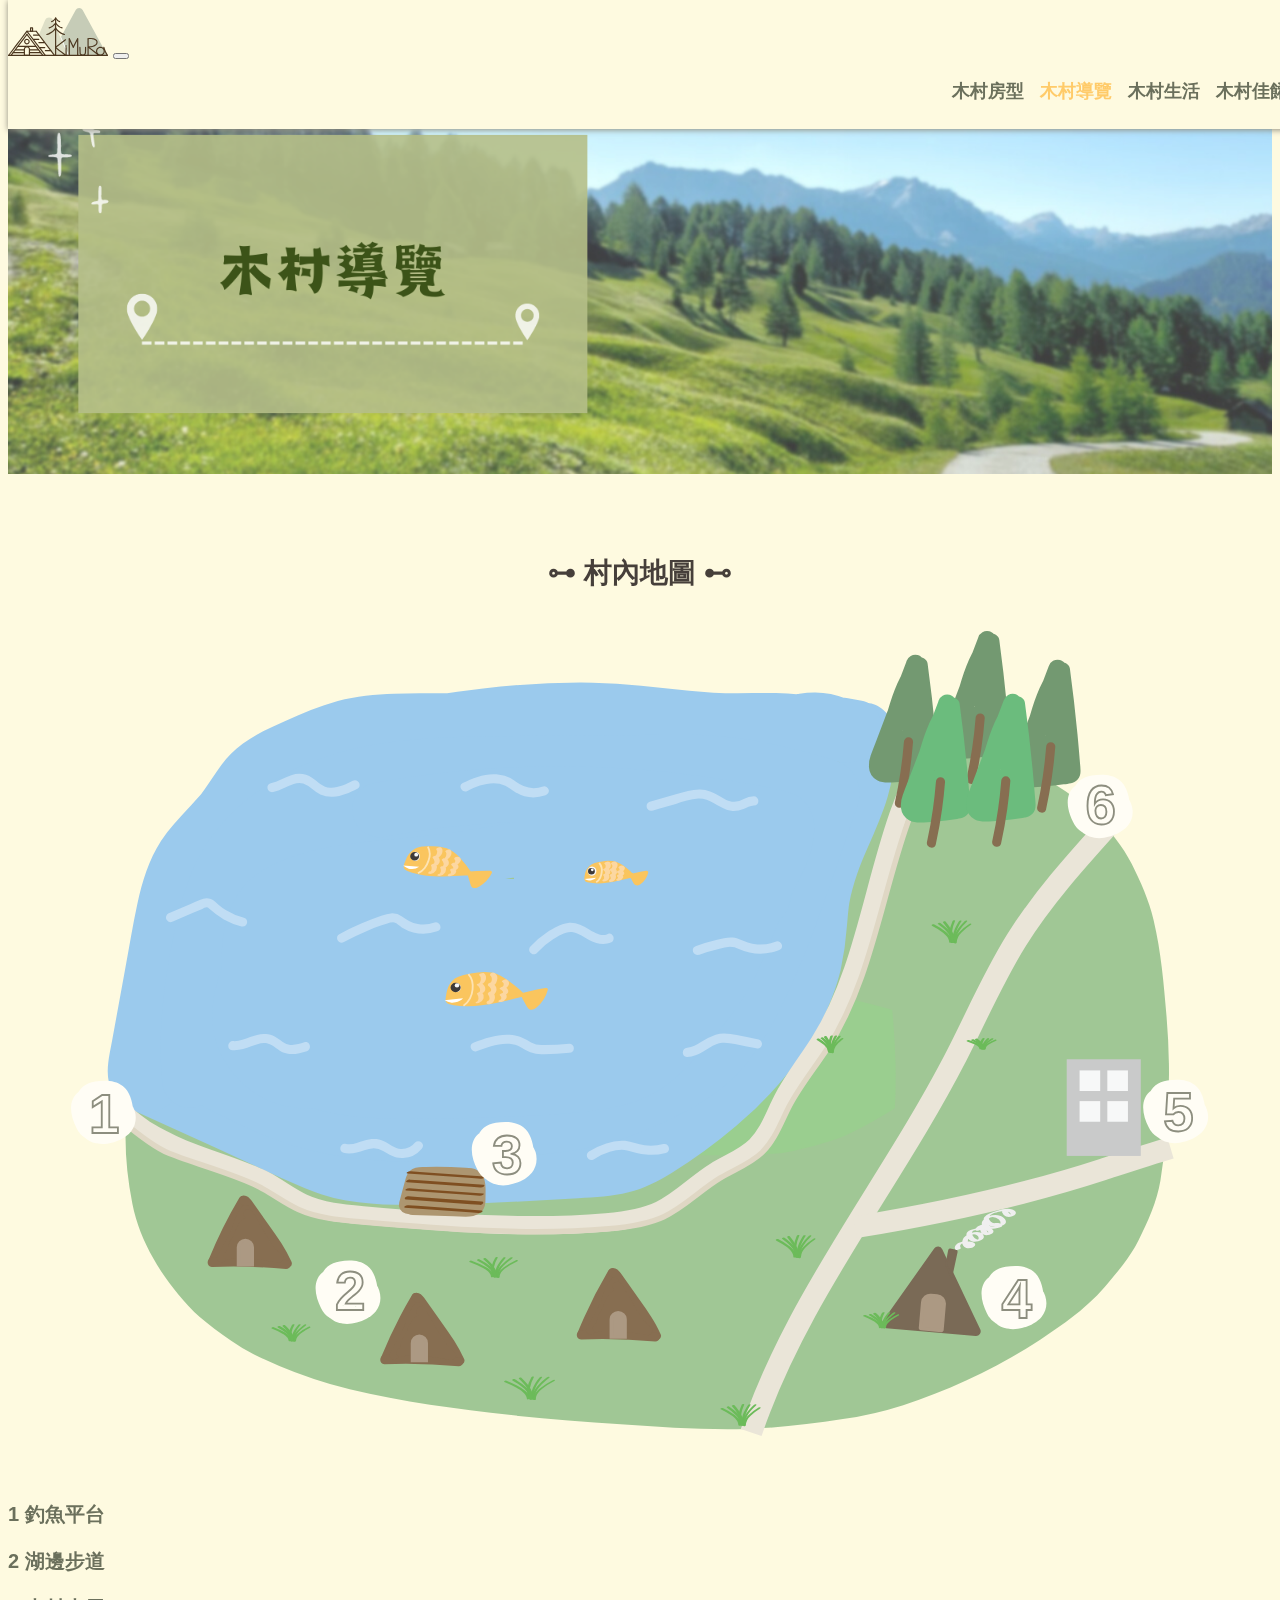
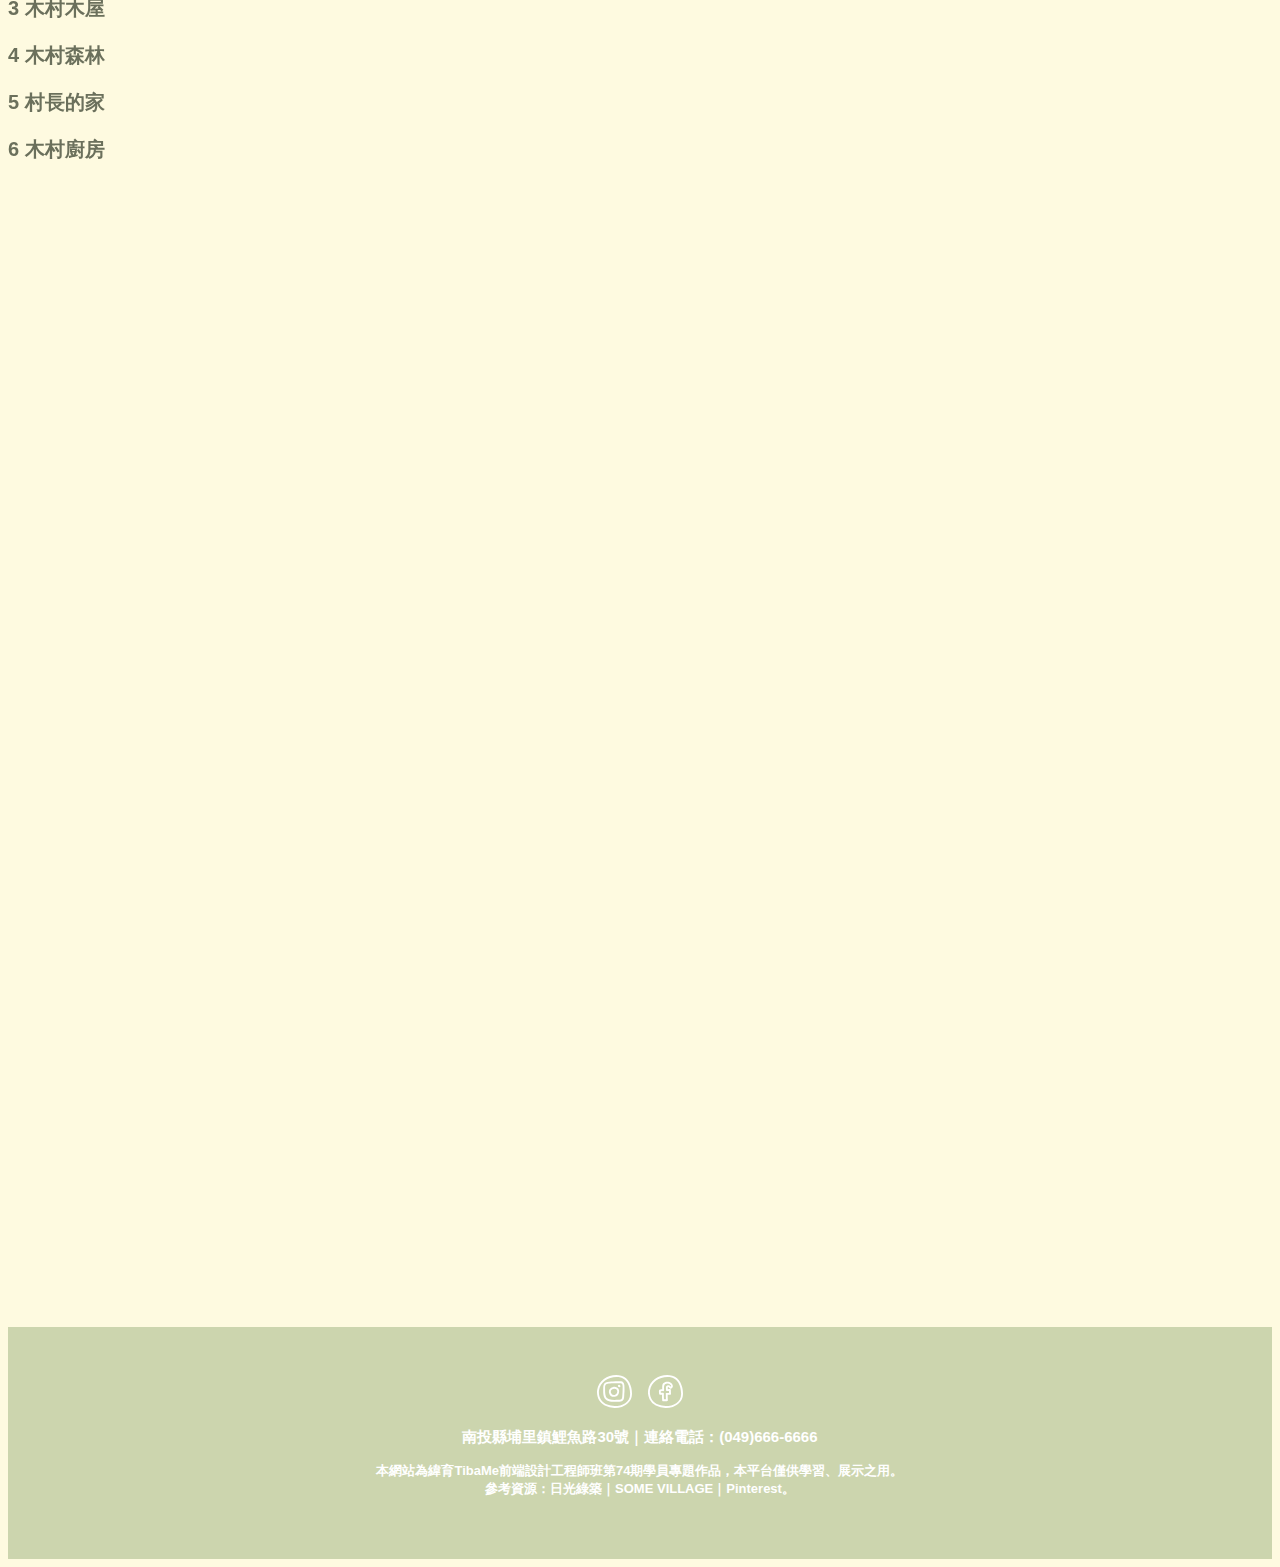
<file: map.html>
<!DOCTYPE html>
<html lang="zh-Hant">

<head>
    <meta charset="UTF-8" />
    <meta http-equiv="X-UA-Compatible" content="IE=edge" />
    <meta name="viewport" content="width=device-width, initial-scale=1.0" />
    <title>木村小木屋</title>
    <link href="https://cdn.jsdelivr.net/npm/bootstrap@5.0.2/dist/css/bootstrap.min.css" rel="stylesheet" integrity="sha384-EVSTQN3/azprG1Anm3QDgpJLIm9Nao0Yz1ztcQTwFspd3yD65VohhpuuCOmLASjC" crossorigin="anonymous">
    <link rel="stylesheet" href="./CSS/map.css" />
    <!-- 滑入動畫套件 -->
    <link rel="stylesheet" href="https://unpkg.com/aos@next/dist/aos.css" />
</head>

<body>
    <!-- 導覽列選單 -->
    <header>
        <nav class="navbar navbar-expand-md navbar-light solid_nav">
            <div class="container">
                <a class="navbar-brand" href="./index.html"><img src="./image/logo/logo_02.svg" alt="" class="logo" /></a>
                <button class="navbar-toggler" type="button" data-bs-toggle="collapse" data-bs-target="#navbarNavDropdown" aria-controls="navbarNavDropdown" aria-expanded="false" aria-label="Toggle navigation">
          <span class="navbar-toggler-icon"></span>
        </button>
                <div class="collapse navbar-collapse" id="navbarNavDropdown">
                    <ul class="navbar-nav">
                        <li class="nav-item"><a class="nav-link" href="room.html">木村房型</a></li>
                        <li class="nav-item"><a class="nav-link  active" href="map.html">木村導覽</a></li>
                        <li class="nav-item"><a class="nav-link" href="activity.html">木村生活</a></li>
                        <li class="nav-item"><a class="nav-link" href="delicacy.html">木村佳餚</a></li>
                    </ul>
                </div>
            </div>
        </nav>
    </header>

    <!-- 橫幅區塊 -->
    <div class="banner"></div>

    <!-- 主要內容區塊 -->
    <div class="container map">
        <!-- 村內圖文區塊 -->
        <div class="row" data-aos="zoom-in">
            <h2 class="title">⊶ 村內地圖 ⊷</h2>
            <div class="col-lg-9 map-img">
                <img src="./image/map/tourmap.svg" alt="村內平面圖圖片">
            </div>
            <div class="col-lg-3 map-items">
                <p class="map-item">1 釣魚平台</p>
                <p class="map-item">2 湖邊步道</p>
                <p class="map-item">3 木村木屋</p>
                <p class="map-item">4 木村森林</p>
                <p class="map-item">5 村長的家</p>
                <p class="map-item">6 木村廚房</p>
            </div>
        </div>

        <!-- google地圖區塊 -->
        <div class="row" data-aos="zoom-in">
            <h2 class="title">⊶ 地理位置 ⊷</h2>
            <div class="col-md-6 googlemap">
                <iframe src="https://www.google.com/maps/embed?pb=!1m18!1m12!1m3!1d4398.849850130434!2d120.99801013399343!3d23.962365657802916!2m3!1f0!2f0!3f0!3m2!1i1024!2i768!4f13.1!3m3!1m2!1s0x3468da32eb69bacd%3A0xedbedbfa23e8719f!2zNTQ15Y2X5oqV57ij5Z-U6YeM6Y6u6a-J6a2a6LevMzDomZ8!5e0!3m2!1szh-TW!2stw!4v1644161665215!5m2!1szh-TW!2stw"
                    style="border:0;" allowfullscreen loading="lazy"></iframe>
            </div>
            <div class="col-md-6 info">
                <h3>01 自行開車</h3>
                <ul>
                    <li>南投縣埔里鎮鯉魚路30號</li>
                    <li>木村設有免費停車場</li>
                </ul>
                <br>
                <h3>02 大眾交通</h3>
                <ul>
                    <li>搭乘高鐵至高鐵台中站⇀轉乘160號公車至朝馬轉運站⇀轉乘1832A客運至埔里站</li>
                    <li>搭乘火車至車埕站⇀轉乘6729號公車至魚池站⇀轉乘6289號公車至埔里站</li>
                </ul>
            </div>
        </div>
    </div>

    <!-- 頁尾 -->
    <footer>
        <div class="social_icon">
            <a href="https://www.instagram.com/">
                <img src="./image/icon/Instagram.svg" alt="" />
            </a>
            <a href="https://zh-tw.facebook.com/">
                <img src="./image/icon/Facebook.svg" alt="" />
            </a>
        </div>
        <p class="address">南投縣埔里鎮鯉魚路30號｜連絡電話：(049)666-6666</p>
        <p class="copyright">
            本網站為緯育TibaMe前端設計工程師班第74期學員專題作品，本平台僅供學習、展示之用。<br /> 參考資源：日光綠築｜SOME VILLAGE｜Pinterest。
        </p>
    </footer>

    <script src="https://cdn.jsdelivr.net/npm/bootstrap@5.0.2/dist/js/bootstrap.bundle.min.js" integrity="sha384-MrcW6ZMFYlzcLA8Nl+NtUVF0sA7MsXsP1UyJoMp4YLEuNSfAP+JcXn/tWtIaxVXM" crossorigin="anonymous"></script>
    <!-- 滑入動畫套件 -->
    <script src="https://unpkg.com/aos@next/dist/aos.js"></script>
    <script>
      AOS.init({
        duration: 1000,
        once: true,
      });
    </script>
</body>

</html>
</file>
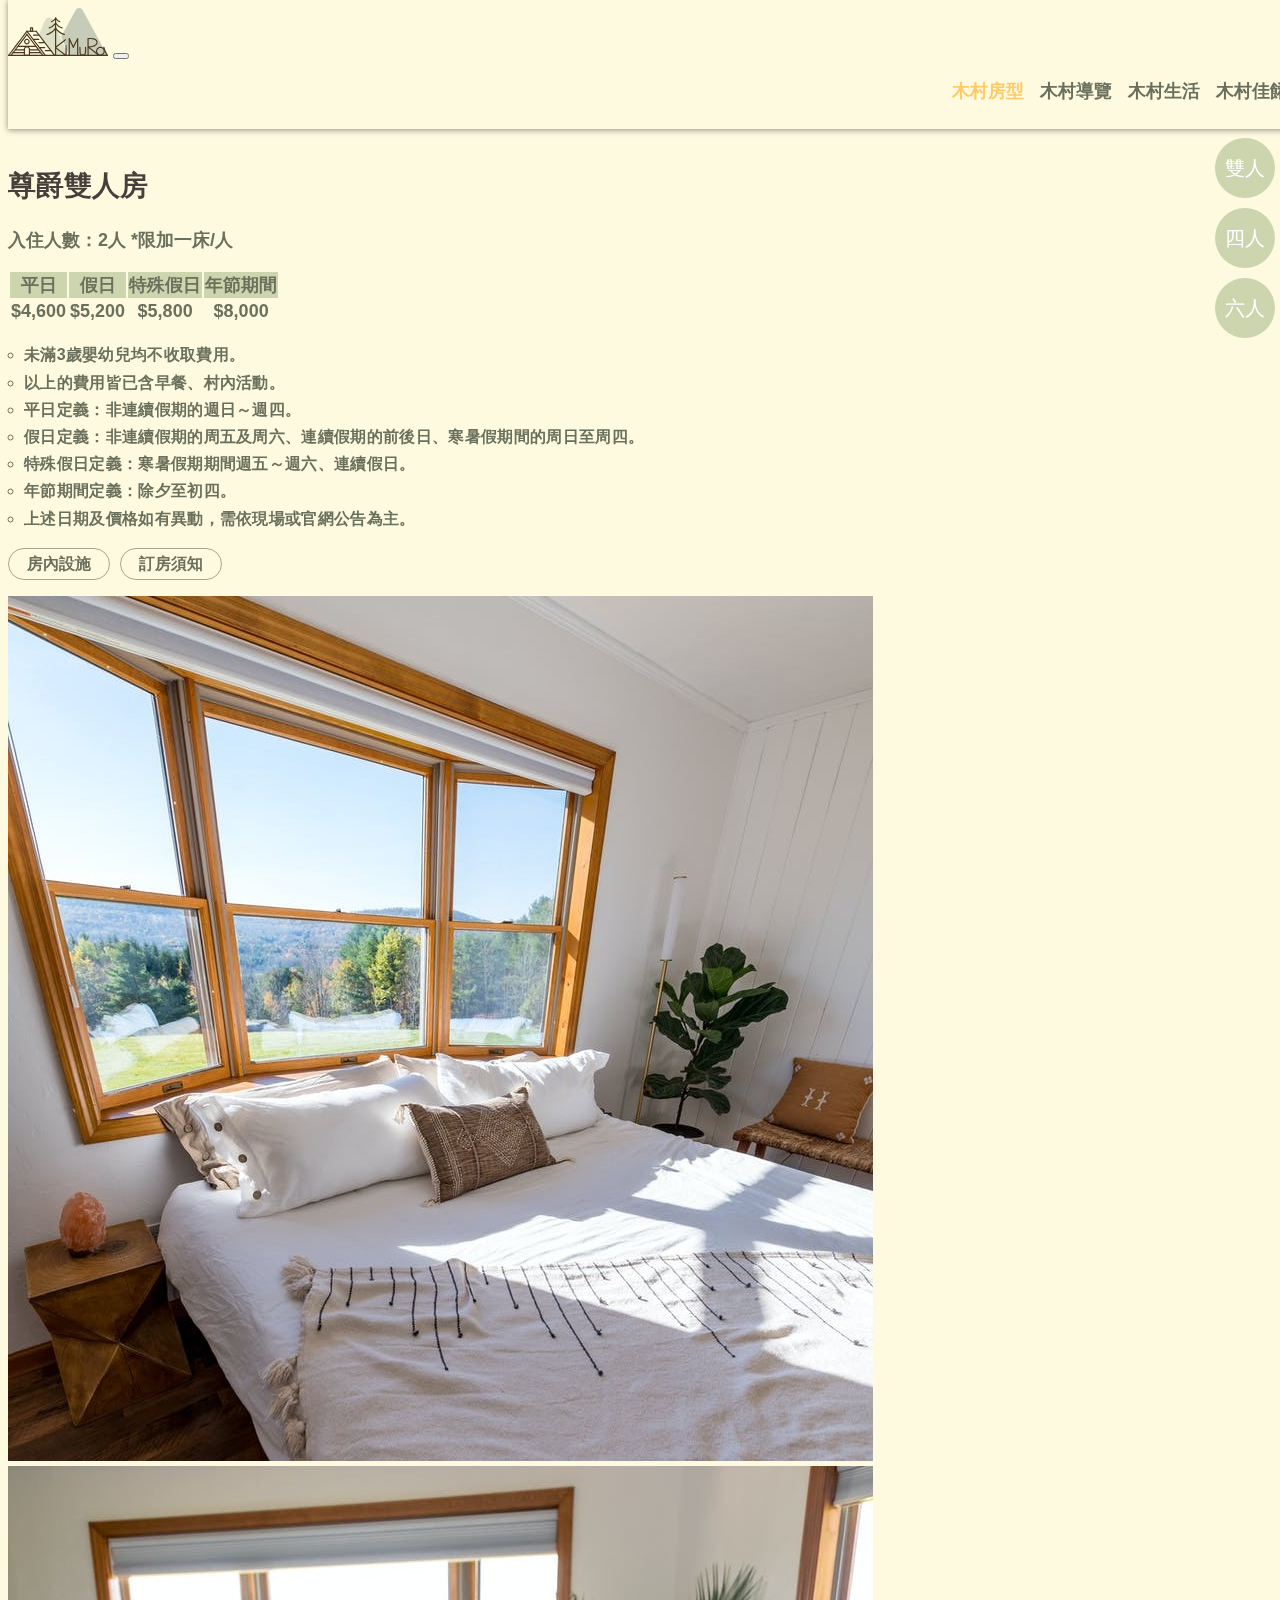
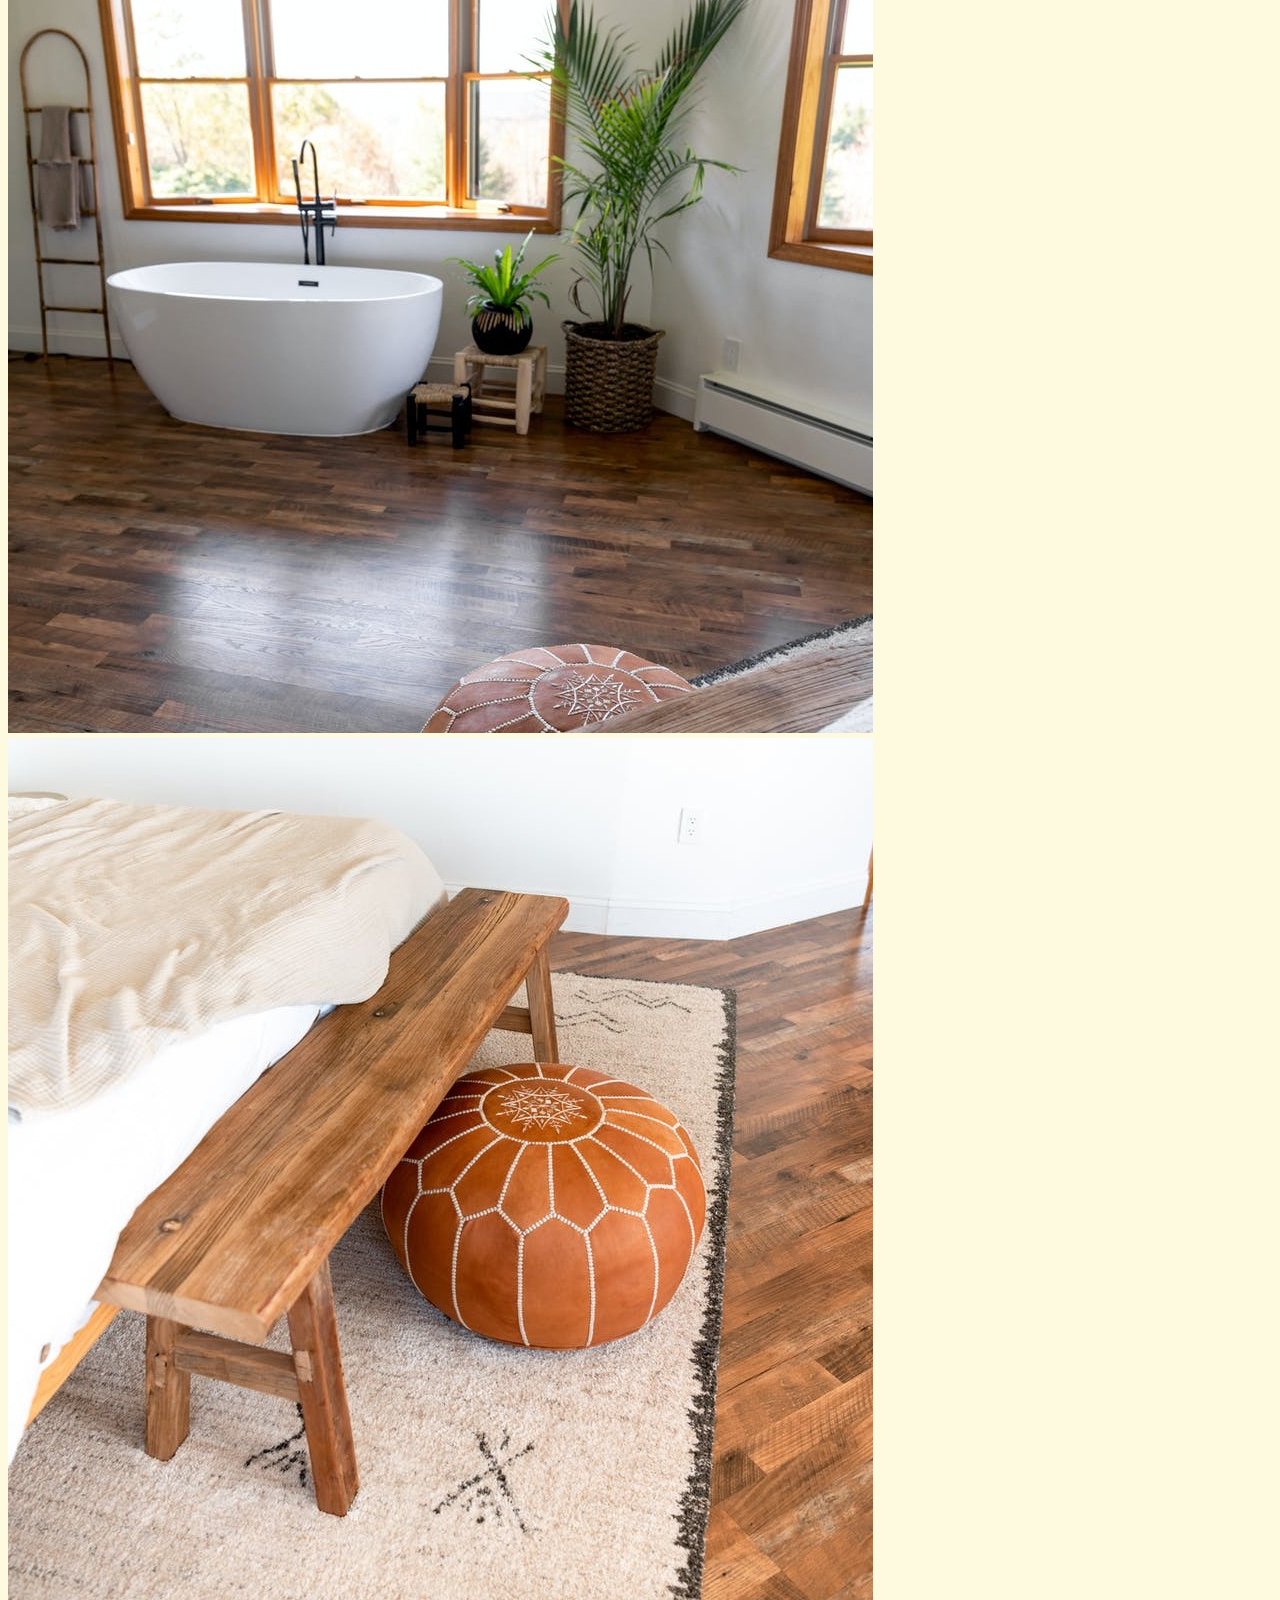
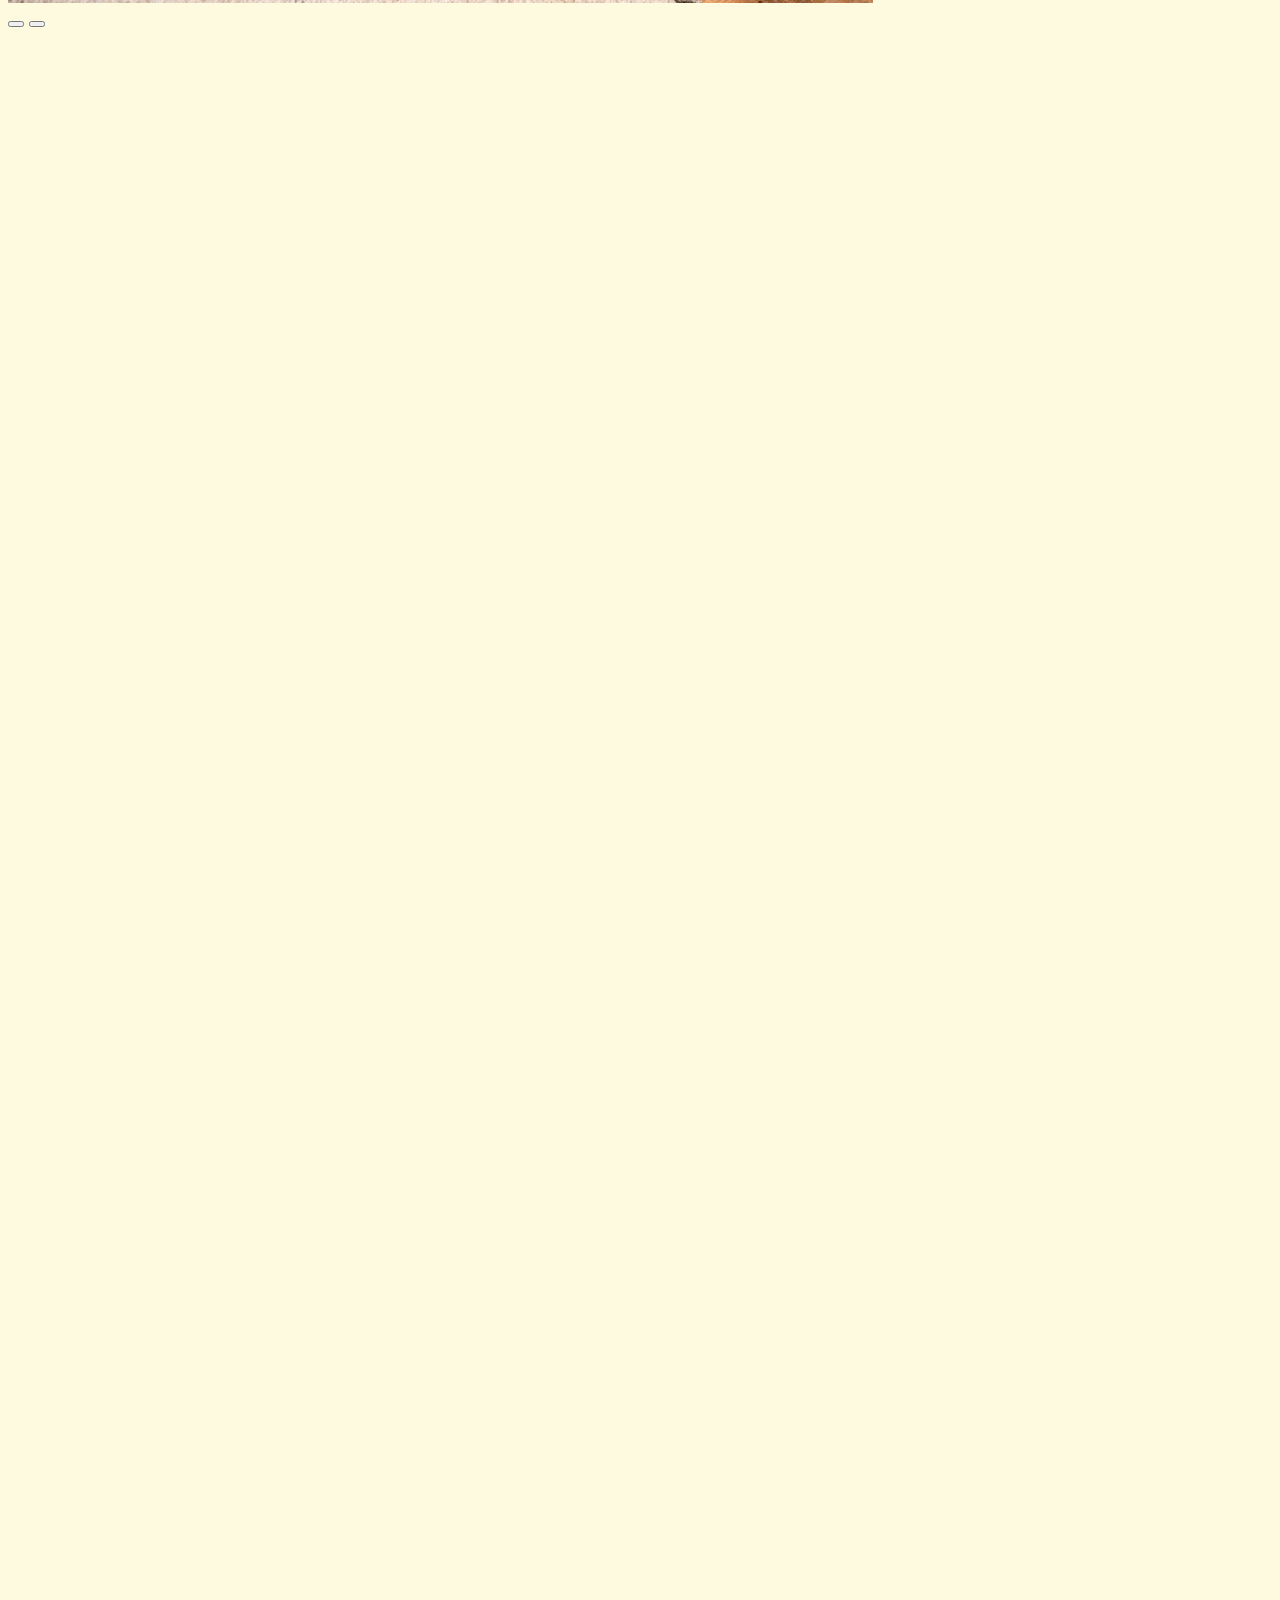
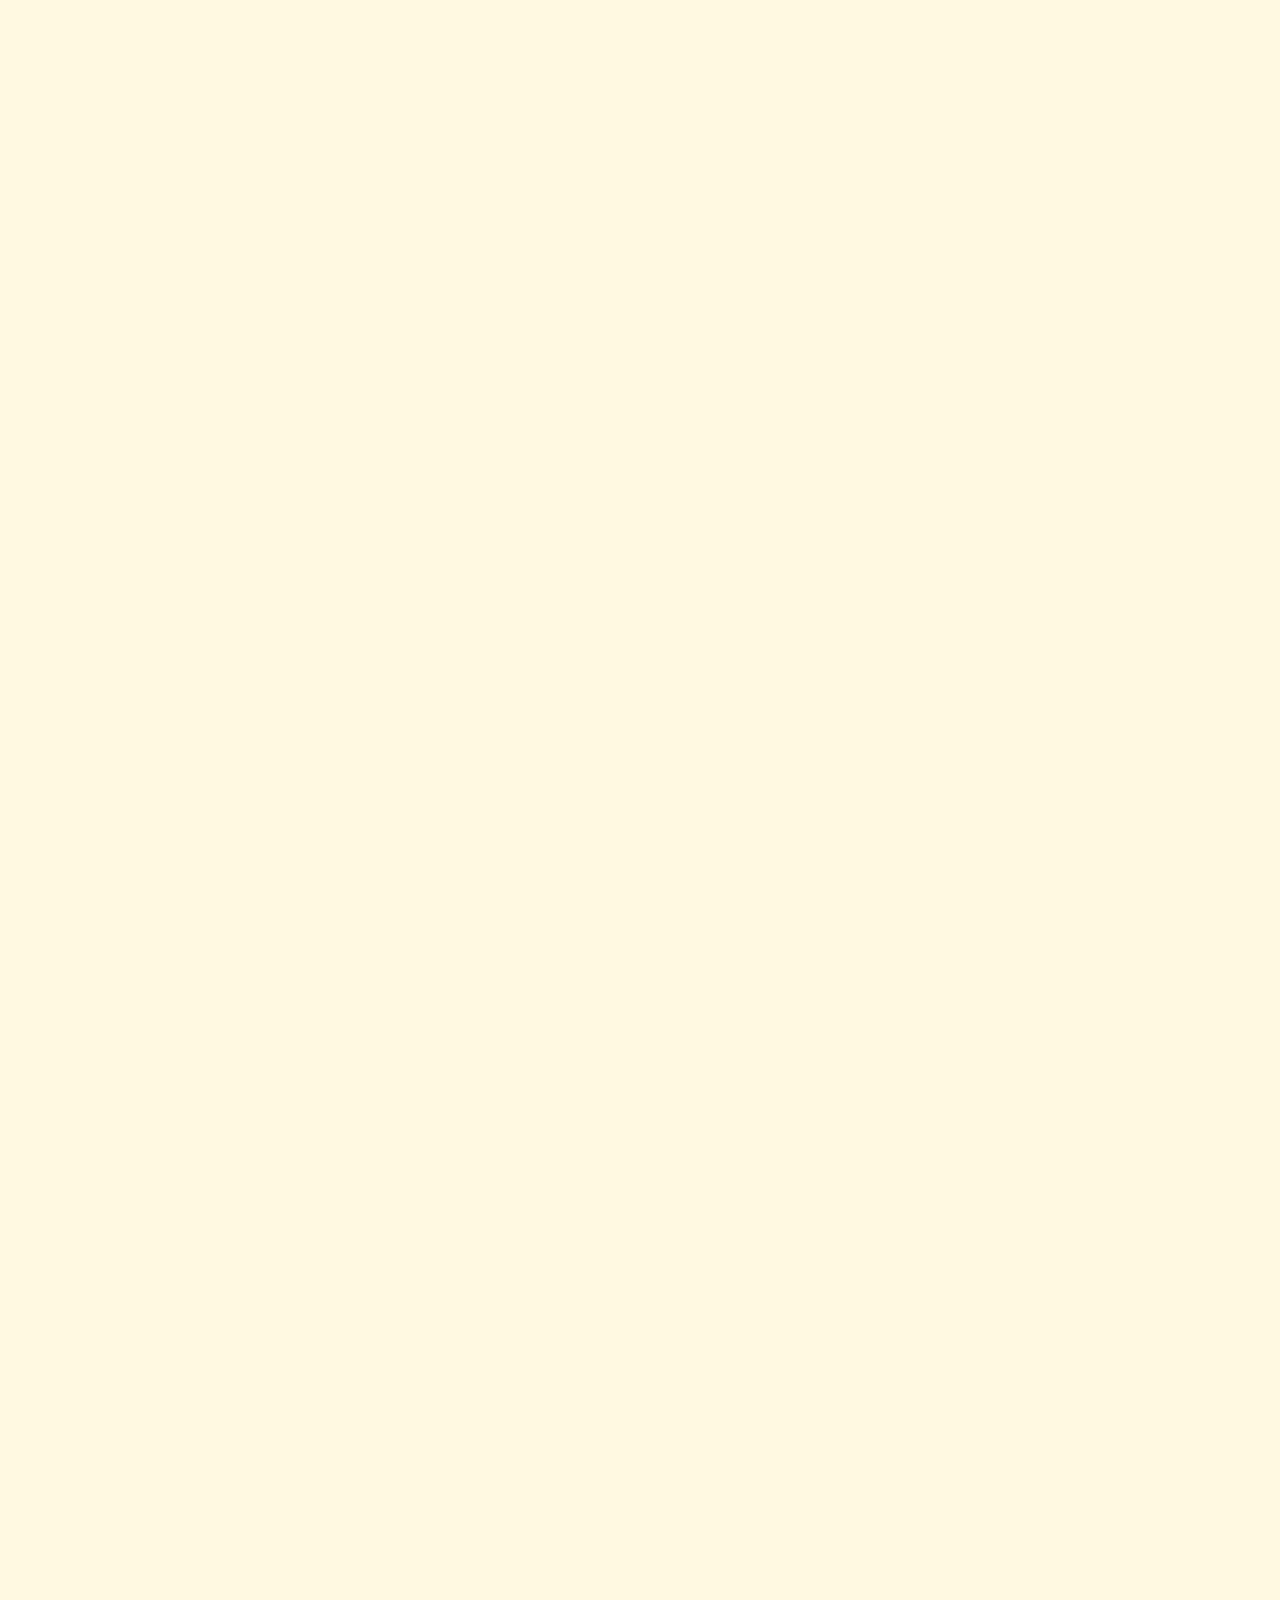
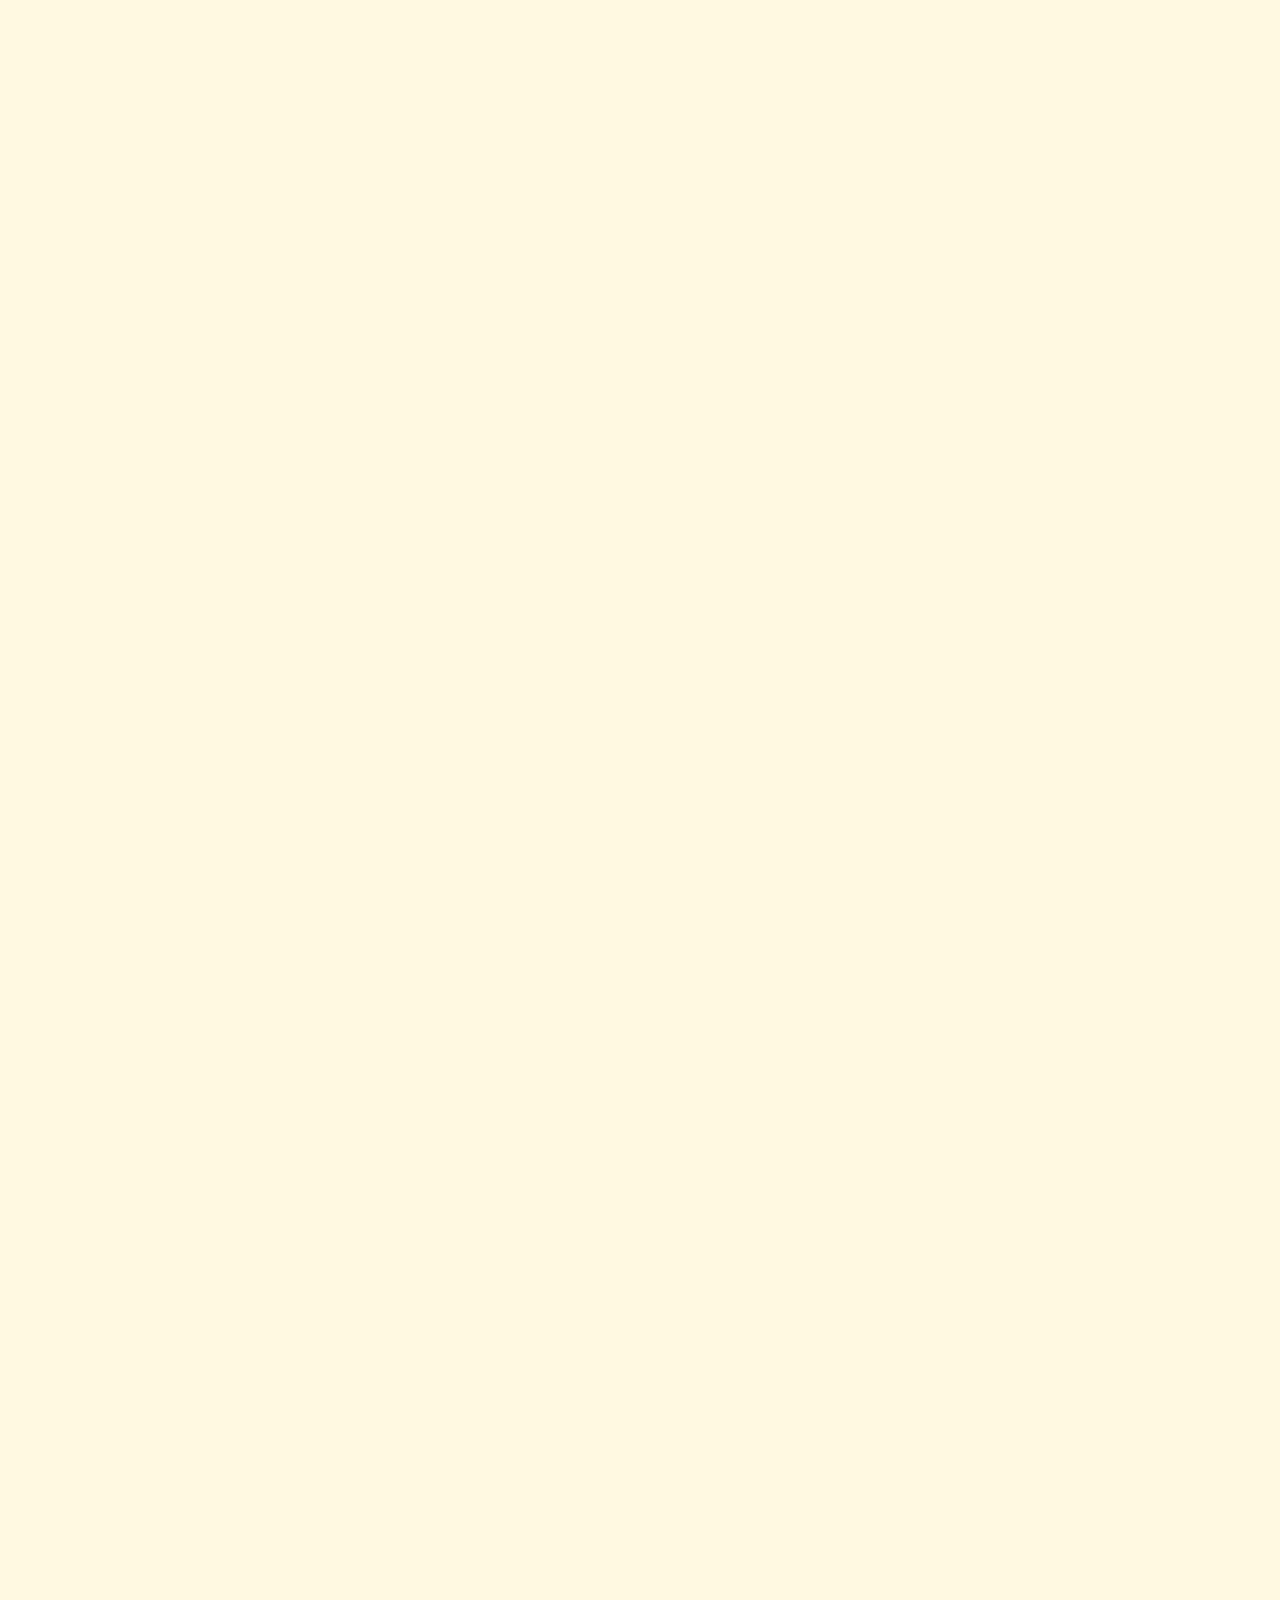
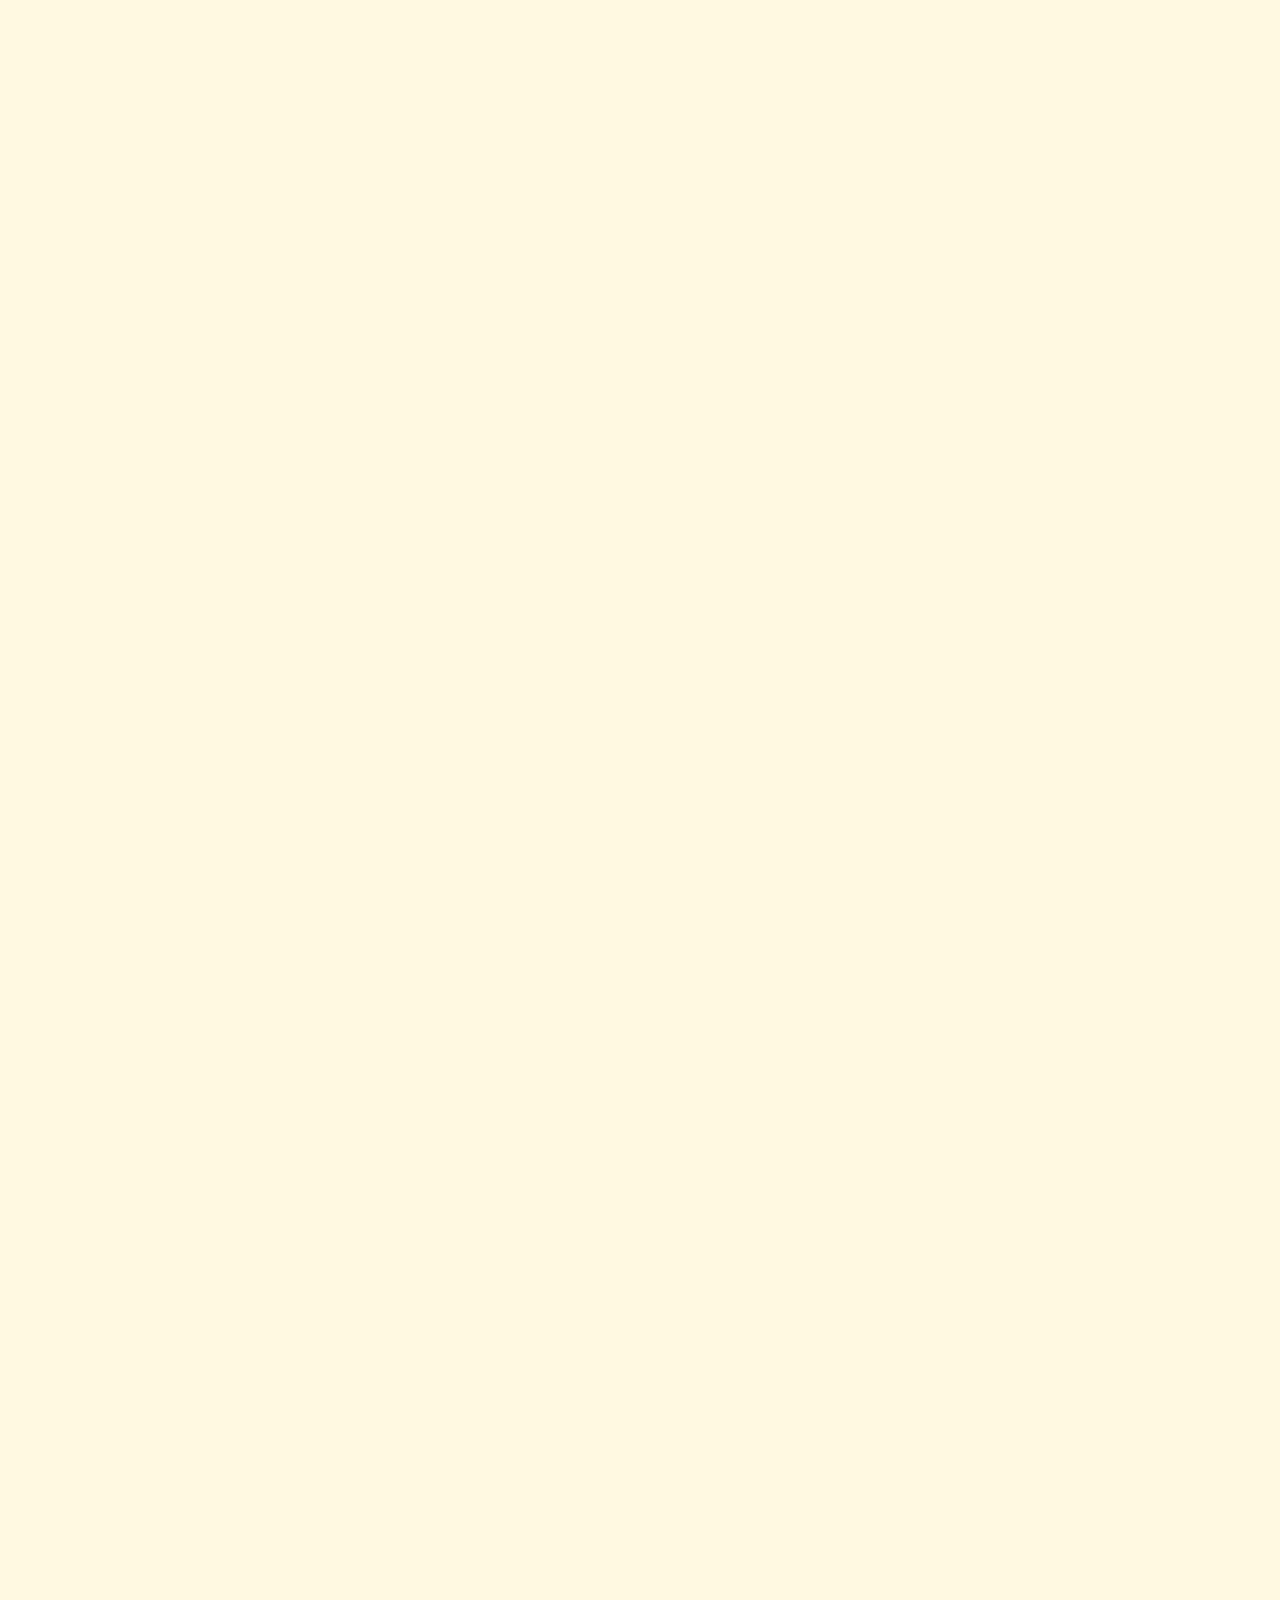
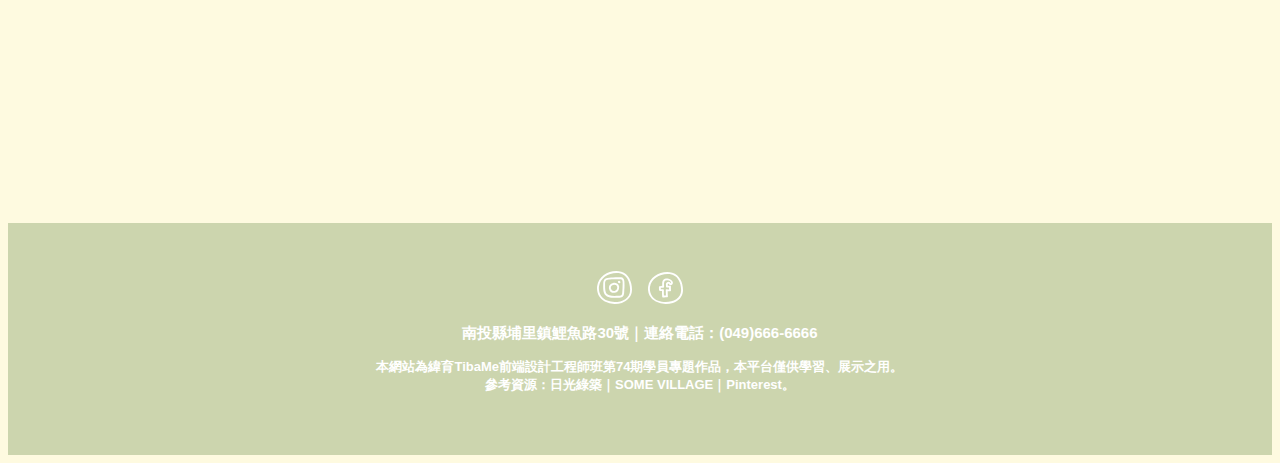
<file: room.html>
<!doctype html>
<html lang="en">

<head>
    <meta charset="UTF-8" />
    <meta http-equiv="X-UA-Compatible" content="IE=edge" />
    <meta name="viewport" content="width=device-width, initial-scale=1.0" />
    <title>木村小木屋</title>
    <link rel="stylesheet" href="https://pro.fontawesome.com/releases/v5.10.0/css/all.css"
        integrity="sha384-AYmEC3Yw5cVb3ZcuHtOA93w35dYTsvhLPVnYs9eStHfGJvOvKxVfELGroGkvsg+p" crossorigin="anonymous" />
    <link href="https://cdn.jsdelivr.net/npm/bootstrap@5.0.2/dist/css/bootstrap.min.css" rel="stylesheet"
        integrity="sha384-EVSTQN3/azprG1Anm3QDgpJLIm9Nao0Yz1ztcQTwFspd3yD65VohhpuuCOmLASjC" crossorigin="anonymous">
    <link rel="stylesheet" href="./CSS/room.css" />
    <!-- 滑入動畫套件 -->
    <link rel="stylesheet" href="https://unpkg.com/aos@next/dist/aos.css" />
</head>

<body>
    <!-- 導覽列選單 -->
    <header>
        <nav class="navbar navbar-expand-md navbar-light solid_nav">
            <div class="container">
                <a class="navbar-brand" href="./index.html"><img src="./image/logo/logo_02.svg" alt=""
                        class="logo" /></a>
                <button class="navbar-toggler" type="button" data-bs-toggle="collapse"
                    data-bs-target="#navbarNavDropdown" aria-controls="navbarNavDropdown" aria-expanded="false"
                    aria-label="Toggle navigation">
                    <span class="navbar-toggler-icon"></span>
                </button>
                <div class="collapse navbar-collapse" id="navbarNavDropdown">
                    <ul class="navbar-nav">
                        <li class="nav-item"><a class="nav-link active" href="room.html">木村房型</a></li>
                        <li class="nav-item"><a class="nav-link" href="map.html">木村導覽</a></li>
                        <li class="nav-item"><a class="nav-link" href="activity.html">木村生活</a></li>
                        <li class="nav-item"><a class="nav-link" href="delicacy.html">木村佳餚</a></li>
                    </ul>
                </div>
            </div>
        </nav>
    </header>

    <!-- 主要內容區塊 -->
    <div class="container room">
        <div id="room_one" class="row" data-id="room_one" data-aos="zoom-in">
            <div class="col-md-7">
                <!-- 文字內容 -->
                <div class="room_text">
                    <h2>尊爵雙人房</h2>
                    <p>入住人數：2人 *限加一床/人</p>

                    <!--價目表-->
                    <table class="table table-bordered">
                        <thead>
                            <tr>
                                <th>平日</th>
                                <th>假日</th>
                                <th>特殊假日</th>
                                <th>年節期間</th>
                            </tr>
                        </thead>
                        <tbody>
                            <tr>
                                <td>$4,600</td>
                                <td>$5,200</td>
                                <td>$5,800</td>
                                <td>$8,000</td>
                            </tr>
                        </tbody>
                    </table>

                    <!-- 補充文字 -->
                    <ul class="ps">
                        <li>未滿3歲嬰幼兒均不收取費用。</li>
                        <li>以上的費用皆已含早餐、村內活動。</li>
                        <li>平日定義：非連續假期的週日～週四。</li>
                        <li>
                            假日定義：非連續假期的周五及周六、連續假期的前後日、寒暑假期間的周日至周四。
                        </li>
                        <li>特殊假日定義：寒暑假期期間週五～週六、連續假日。</li>
                        <li>年節期間定義：除夕至初四。</li>
                        <li>上述日期及價格如有異動，需依現場或官網公告為主。</li>
                    </ul>

                    <!-- 彈窗按鈕 -->
                    <div class="room_btn">
                        <a id="btn_a1" href="javascript:void(0);" class="amenities_btn">房內設施</a>
                        <a id="btn_r1" href="javascript:void(0);" class="reservation_btn">訂房須知</a>
                    </div>
                </div>
            </div>
            <div class="col-md-5">
                <!-- 房型圖片 -->
                <div id="one" class="carousel slide" data-bs-ride="carousel">
                    <div class="carousel-inner">
                        <div class="carousel-item active">
                            <img src="./image/chalet/inside/one_01.jpeg" class="d-block w-100">
                        </div>
                        <div class="carousel-item">
                            <img src="./image/chalet/inside/one_02.jpeg" class="d-block w-100">
                        </div>
                        <div class="carousel-item">
                            <img src="./image/chalet/inside/one_03.jpeg" class="d-block w-100">
                        </div>
                    </div>
                    <button class="carousel-control-prev" type="button" data-bs-target="#one" data-bs-slide="prev">
                        <span class="carousel-control-prev-icon"></span>
                    </button>
                    <button class="carousel-control-next" type="button" data-bs-target="#one" data-bs-slide="next">
                        <span class="carousel-control-next-icon"></span>
                    </button>
                </div>
            </div>
        </div>

        <div id="room_two" class="row" data-id="room_two" data-aos="zoom-in">
            <div class="col-md-7 order-md-2">
                <!-- 文字內容 -->
                <div class="room_text">
                    <h2>豪華四人房</h2>
                    <p>入住人數：4人 *限加一床/人</p>

                    <!-- 房價表 -->
                    <table class="table table-bordered">
                        <thead>
                            <tr>
                                <th>平日</th>
                                <th>假日</th>
                                <th>特殊假日</th>
                                <th>年節期間</th>
                            </tr>
                        </thead>
                        <tbody>
                            <tr>
                                <td>$4,600</td>
                                <td>$5,200</td>
                                <td>$5,800</td>
                                <td>$8,000</td>
                            </tr>
                        </tbody>
                    </table>

                    <!-- 補充文字 -->
                    <ul class="ps">
                        <li>未滿3歲嬰幼兒均不收取費用。</li>
                        <li>以上的費用皆已含早餐、村內活動。</li>
                        <li>平日定義：非連續假期的週日～週四。</li>
                        <li>
                            假日定義：非連續假期的周五及周六、連續假期的前後日、寒暑假期間的周日至周四。
                        </li>
                        <li>特殊假日定義：寒暑假期期間週五～週六、連續假日。</li>
                        <li>年節期間定義：除夕至初四。</li>
                        <li>上述日期及價格如有異動，需依現場或官網公告為主。</li>
                    </ul>

                    <!-- 彈窗按鈕 -->
                    <div class="room_btn">
                        <a id="btn_a2" href="javascript:void(0);" class="amenities_btn">房內設施</a>
                        <a id="btn_r2" href="javascript:void(0);" class="reservation_btn">訂房須知</a>
                    </div>
                </div>
            </div>

            <div class="col-md-5 order-md-1">
                <!-- 房型圖片 -->
                <div id="two" class="carousel slide" data-bs-ride="carousel">
                    <div class="carousel-inner">
                        <div class="carousel-item active">
                            <img src="./image/chalet/inside/two_01.jpeg" class="d-block w-100">
                        </div>
                        <div class="carousel-item">
                            <img src="./image/chalet/inside/two_02.jpeg" class="d-block w-100">
                        </div>
                        <div class="carousel-item">
                            <img src="./image/chalet/inside/two_03.jpeg" class="d-block w-100">
                        </div>
                    </div>
                    <button class="carousel-control-prev" type="button" data-bs-target="#two" data-bs-slide="prev">
                        <span class="carousel-control-prev-icon"></span>
                    </button>
                    <button class="carousel-control-next" type="button" data-bs-target="#two" data-bs-slide="next">
                        <span class="carousel-control-next-icon"></span>
                    </button>
                </div>
            </div>
        </div>

        <div id="room_three" class="row" data-id="room_three" data-aos="zoom-in">
            <div class="col-md-7">
                <!-- 文字內容 -->
                <div class="room_text">
                    <h2>精緻六人房</h2>
                    <p>入住人數：6人 *限加一床/人</p>

                    <!-- 價目表 -->
                    <table class="table table-bordered">
                        <thead>
                            <tr>
                                <th>平日</th>
                                <th>假日</th>
                                <th>特殊假日</th>
                                <th>年節期間</th>
                            </tr>
                        </thead>
                        <tbody>
                            <tr>
                                <td>$4,600</td>
                                <td>$5,200</td>
                                <td>$5,800</td>
                                <td>$8,000</td>
                            </tr>
                        </tbody>
                    </table>

                    <!-- 補充文字 -->
                    <ul class="ps">
                        <li>未滿3歲嬰幼兒均不收取費用。</li>
                        <li>以上的費用皆已含早餐、村內活動。</li>
                        <li>平日定義：非連續假期的週日～週四。</li>
                        <li>
                            假日定義：非連續假期的周五及周六、連續假期的前後日、寒暑假期間的周日至周四。
                        </li>
                        <li>特殊假日定義：寒暑假期期間週五～週六、連續假日。</li>
                        <li>年節期間定義：除夕至初四。</li>
                        <li>上述日期及價格如有異動，需依現場或官網公告為主。</li>
                    </ul>

                    <!-- 彈窗按鈕 -->
                    <div class="room_btn">
                        <a id="btn_a3" data-id="mymodal_amenities" href="javascript:void(0);"
                            class="amenities_btn">房內設施</a>
                        <a id="btn_r3" data-id="mymodal_reservation" href="javascript:void(0);"
                            class="reservation_btn">訂房須知</a>
                    </div>
                </div>
            </div>

            <div class="col-md-5">
                <!-- 房型圖片 -->
                <div id="three" class="carousel slide" data-bs-ride="carousel">
                    <div class="carousel-inner">
                        <div class="carousel-item active">
                            <img src="./image/chalet/inside/three_01.jpeg" class="d-block w-100">
                        </div>
                        <div class="carousel-item">
                            <img src="./image/chalet/inside/three_02.jpeg" class="d-block w-100">
                        </div>
                        <div class="carousel-item">
                            <img src="./image/chalet/inside/three_03.jpeg" class="d-block w-100">
                        </div>
                    </div>
                    <button class="carousel-control-prev" type="button" data-bs-target="#three" data-bs-slide="prev">
                        <span class="carousel-control-prev-icon"></span>
                    </button>
                    <button class="carousel-control-next" type="button" data-bs-target="#three" data-bs-slide="next">
                        <span class="carousel-control-next-icon"></span>
                    </button>
                </div>
            </div>
        </div>
    </div>

    <!-- 右側固定選單 -->
    <ul class="room_icon">
        <li><a href="#room_one" class="right_btn -on">雙人</a></li>
        <li><a href="#room_two" class="right_btn">四人</a></li>
        <li><a href="#room_three" class="right_btn">六人</a></li>
    </ul>

    <!-- 彈窗區塊 -->
    <div id="mymodal_amenities" class="modal">
        <div class="modal_content">
            <span class="close">&times;</span>
            <h3>房內設施</h3>
            <ul>
                <li><i class="fas fa-smoking-ban"></i><span>禁菸房</span></li>
                <li><i class="fas fa-bed"></i><span>超大尺寸雙人床</span></li>
                <li><i class="fas fa-bath"></i><span>豪華浴缸</span></li>
                <li><i class="fas fa-snowflake"></i><span>冷暖氣機</span></li>
                <li><i class="fas fa-tree"></i><span>戶外露台</span> </li>
                <li><i class="fas fa-car-side"></i><span>免費停車場</span></li>
                <li><i class="fas fa-bicycle"></i><span>免費腳踏車</span></li>
                <li><i class="fas fa-wifi"></i><span>免費無線網路</span></li>
            </ul>
        </div>
    </div>
    </div>

    <div id="mymodal_reservation" class="modal">
        <div class="modal_content">
            <span class="close">&times;</span>
            <h3>訂房注意事項</h3>
            <ul>
                <li>✿ 入住時間 15:00 - 19:00</li>
                <li>✿ 超過19:00入住務必事先聯繫</li>
                <li>✿ 室內禁菸、非法藥品、寵物入內</li>
                <li>✿ 22:00後請降低音量</li>
                <li>✿ 入住時請出示身分證件</li>
                <li>✿ 退房後遺留物不負管理責任</li>
                <li>✿ 如您實際入住人數(含大人+小孩)，超過人數規定，本村將有權利取消您的訂單，並依取消規定，收取相關費用。</li>
            </ul>
            <ul>
                <li><i class="fas fa-comments"></i>如需訂房請洽：</li>
                <li>連絡電話：(049)666-6666</li>
                <li>木村小木屋LINE</li>
                <li><img src="/image/icon/qrcode.png" alt=""></li>
            </ul>
        </div>
    </div>
    <!-- 彈窗區塊結束 -->

    <!-- 頁尾 -->
    <footer>
        <div class="social_icon">
            <a href="https://www.instagram.com/">
                <img src="./image/icon/Instagram.svg" alt="" />
            </a>
            <a href="https://zh-tw.facebook.com/">
                <img src="./image/icon/Facebook.svg" alt="" />
            </a>
        </div>
        <p class="address">南投縣埔里鎮鯉魚路30號｜連絡電話：(049)666-6666</p>
        <p class="copyright">
            本網站為緯育TibaMe前端設計工程師班第74期學員專題作品，本平台僅供學習、展示之用。<br /> 參考資源：日光綠築｜SOME VILLAGE｜Pinterest。
        </p>
    </footer>

    <script src="https://cdn.jsdelivr.net/npm/bootstrap@5.0.2/dist/js/bootstrap.bundle.min.js"
        integrity="sha384-MrcW6ZMFYlzcLA8Nl+NtUVF0sA7MsXsP1UyJoMp4YLEuNSfAP+JcXn/tWtIaxVXM"
        crossorigin="anonymous"></script>
    <script src="./JS/room.js"></script>
    <!-- 滑入動畫套件 -->
    <script src="https://unpkg.com/aos@next/dist/aos.js"></script>
    <script>
      AOS.init({
        duration: 1000,
        once: true,
      });
    </script>
</body>

</html>
</file>
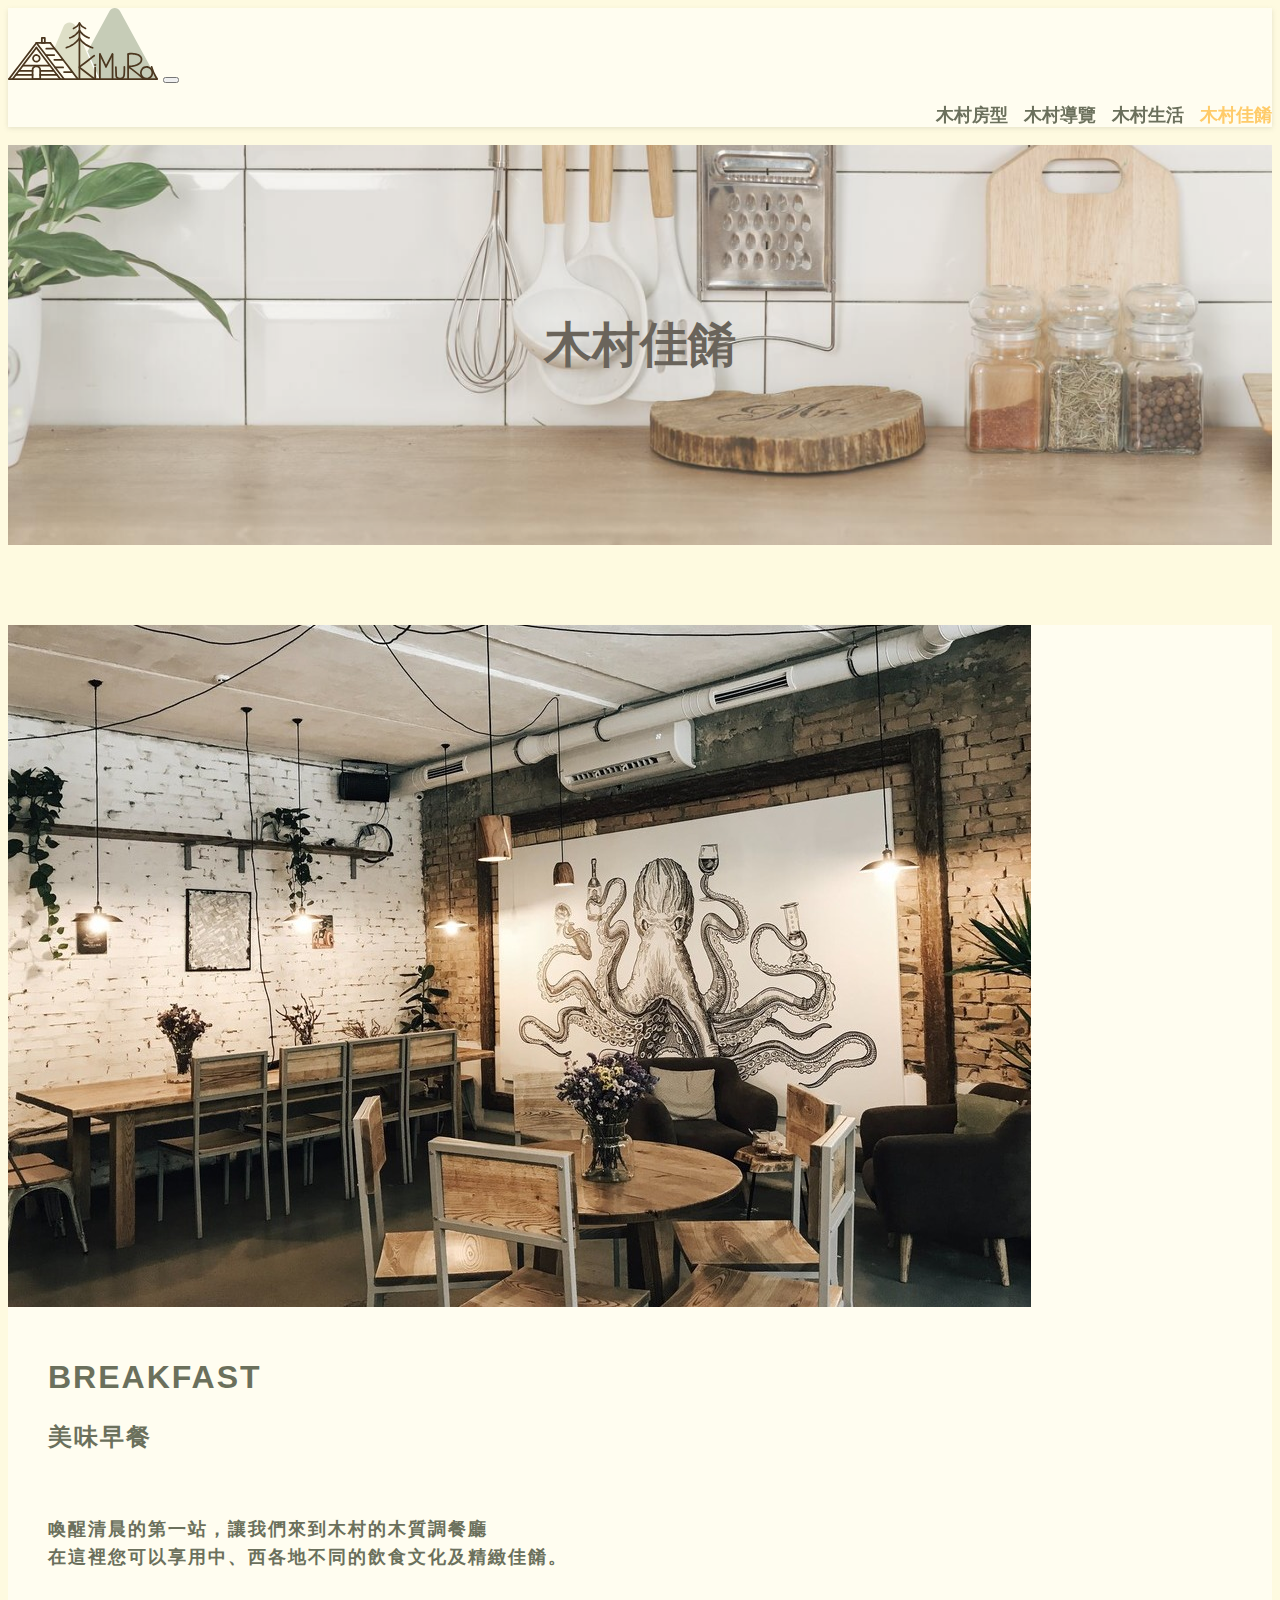
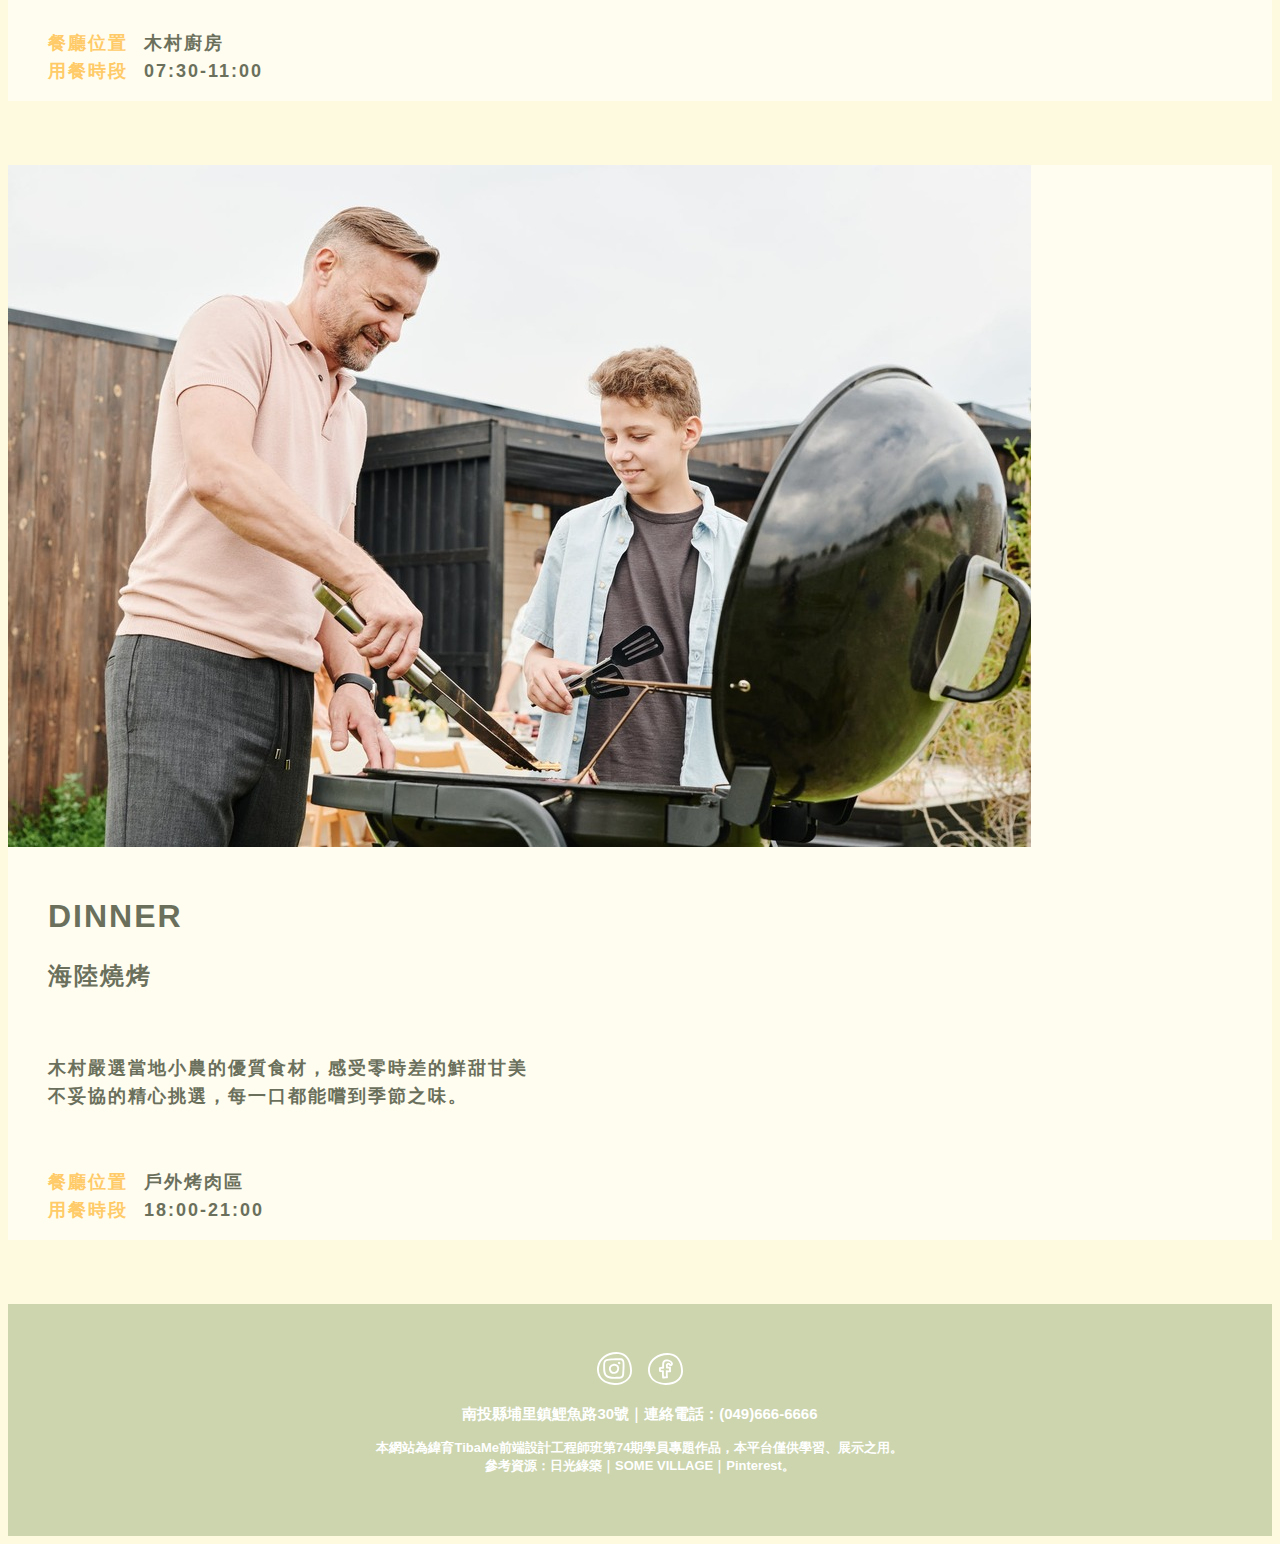
<file: RWD/delicacy.html>
<!DOCTYPE html>
<html lang="zh-Hant">

<head>
    <meta charset="UTF-8" />
    <meta http-equiv="X-UA-Compatible" content="IE=edge" />
    <meta name="viewport" content="width=device-width, initial-scale=1.0" />
    <title>佳餚美饌</title>
    <link href="https://cdn.jsdelivr.net/npm/bootstrap@5.0.2/dist/css/bootstrap.min.css" rel="stylesheet" integrity="sha384-EVSTQN3/azprG1Anm3QDgpJLIm9Nao0Yz1ztcQTwFspd3yD65VohhpuuCOmLASjC" crossorigin="anonymous">
    <link rel="stylesheet" href="./CSS/delicacy.css" />
</head>

<body>
    <!-- 導覽列選單 -->
    <header>
        <nav class="navbar navbar-expand-md navbar-light">
            <div class="container">
                <a class="navbar-brand" href="./index.html"><img src="./image/logo/logo_02.svg" alt="" class="logo" /></a>
                <button class="navbar-toggler" type="button" data-bs-toggle="collapse" data-bs-target="#navbarNavDropdown" aria-controls="navbarNavDropdown" aria-expanded="false" aria-label="Toggle navigation">
                    <span class="navbar-toggler-icon"></span>
                </button>
                <div class="collapse navbar-collapse" id="navbarNavDropdown">
                    <ul class="navbar-nav">
                        <li class="nav-item"><a class="nav-link" href="room.html">木村房型</a></li>
                        <li class="nav-item"><a class="nav-link" href="map.html">木村導覽</a></li>
                        <li class="nav-item"><a class="nav-link" href="activity.html">木村生活</a></li>
                        <li class="nav-item"><a class="nav-link active" href="delicacy.html">木村佳餚</a></li>
                    </ul>
                </div>
            </div>
        </nav>
    </header>

    <!-- 橫幅區塊 -->
    <div class="banner">木村佳餚</div>

    <!-- 主要內容區塊 -->
    <div class="container delicacy">
        <!-- 早餐圖文 -->
        <div class="row">
            <div class="col-lg-6">
                <div class="img">
                    <img class="img-fluid" src="./image/delicacy/breakfast.jpg" />
                </div>

            </div>
            <div class="col-lg-6">
                <div class="info">
                    <h2>BREAKFAST</h2>
                    <h3>美味早餐</h3>
                    <p>
                        喚醒清晨的第一站，讓我們來到木村的木質調餐廳<br> 在這裡您可以享用中、西各地不同的飲食文化及精緻佳餚。
                    </p>
                    <ul class="notice">
                        <li><span>餐廳位置</span>木村廚房</li>
                        <li><span>用餐時段</span>07:30-11:00</li>
                    </ul>
                </div>

            </div>
        </div>
        <!-- 晚餐圖文 -->
        <div class="row">
            <div class="col-lg-6">
                <img class="img-fluid" src="./image/delicacy/bbq.jpeg" />
            </div>
            <div class="col-lg-6">
                <div class="info">
                    <h2>DINNER</h2>
                    <h3>海陸燒烤</h3>
                    <p>
                        木村嚴選當地小農的優質食材，感受零時差的鮮甜甘美<br> 不妥協的精心挑選，每一口都能嚐到季節之味。
                    </p>
                    <ul class="notice">
                        <li><span>餐廳位置</span>戶外烤肉區</li>
                        <li><span>用餐時段</span>18:00-21:00</li>
                    </ul>
                </div>
            </div>
        </div>
    </div>

    <!-- 頁尾 -->
    <footer>
        <div class="social_icon">
            <a href="https://www.instagram.com/">
                <img src="./image/icon/Instagram.svg" alt="" />
            </a>
            <a href="https://zh-tw.facebook.com/">
                <img src="./image/icon/Facebook.svg" alt="" />
            </a>
        </div>
        <p class="address">南投縣埔里鎮鯉魚路30號｜連絡電話：(049)666-6666</p>
        <p class="copyright">
            本網站為緯育TibaMe前端設計工程師班第74期學員專題作品，本平台僅供學習、展示之用。<br /> 參考資源：日光綠築｜SOME VILLAGE｜Pinterest。
        </p>
    </footer>

    <script src="https://cdn.jsdelivr.net/npm/bootstrap@5.0.2/dist/js/bootstrap.bundle.min.js" integrity="sha384-MrcW6ZMFYlzcLA8Nl+NtUVF0sA7MsXsP1UyJoMp4YLEuNSfAP+JcXn/tWtIaxVXM" crossorigin="anonymous"></script>
</body>

</html>
</file>
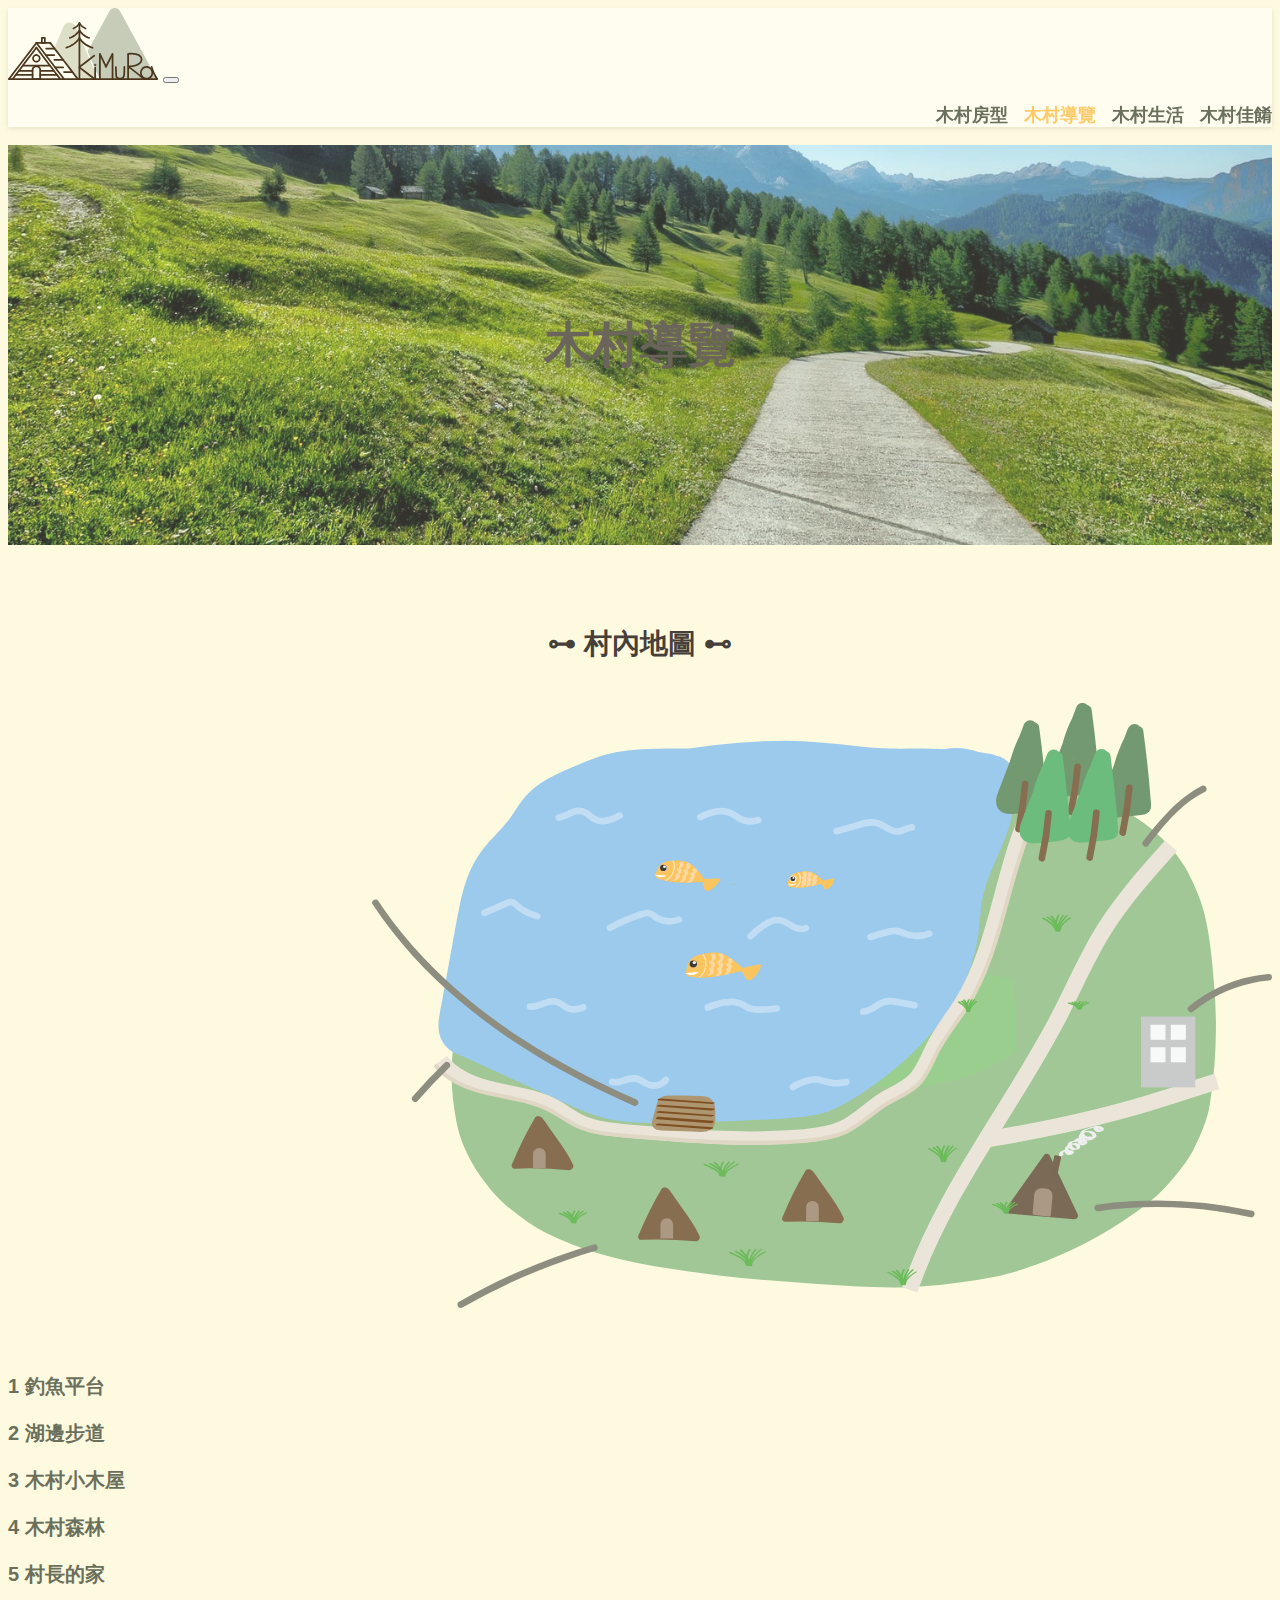
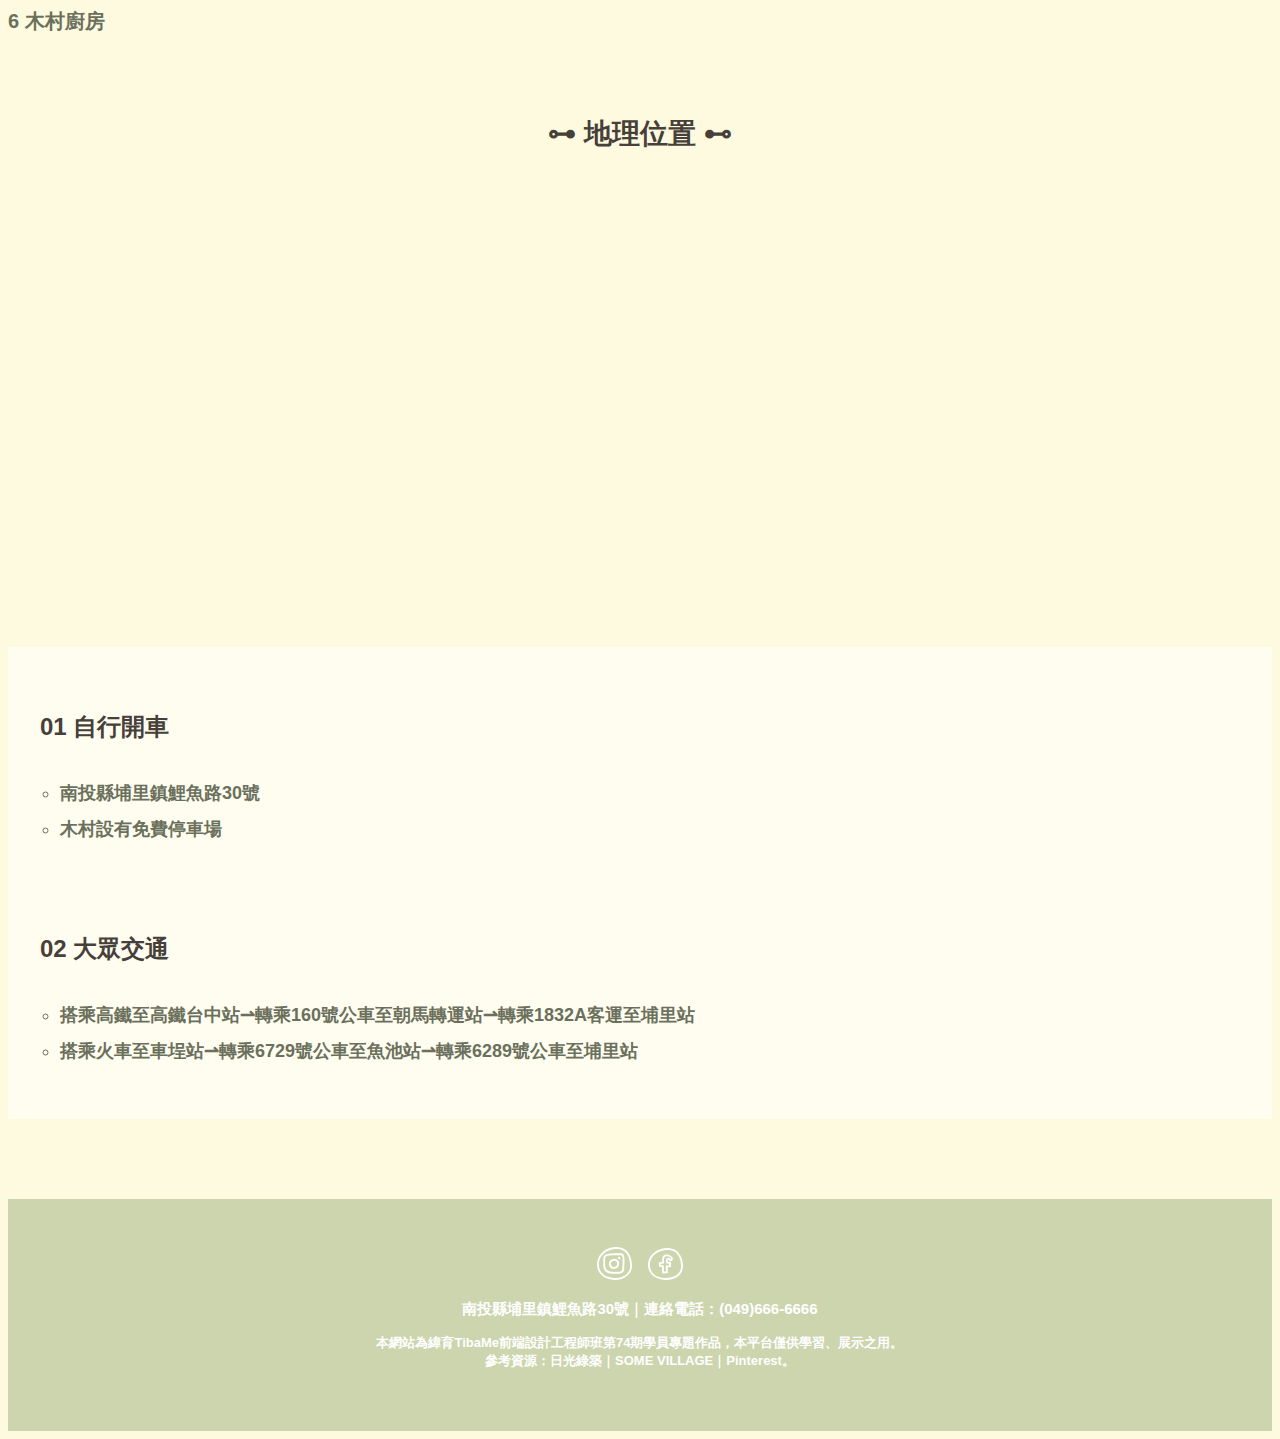
<file: RWD/map.html>
<!DOCTYPE html>
<html lang="zh-Hant">

<head>
    <meta charset="UTF-8" />
    <meta http-equiv="X-UA-Compatible" content="IE=edge" />
    <meta name="viewport" content="width=device-width, initial-scale=1.0" />
    <title>木村小木屋</title>
    <link href="https://cdn.jsdelivr.net/npm/bootstrap@5.0.2/dist/css/bootstrap.min.css" rel="stylesheet" integrity="sha384-EVSTQN3/azprG1Anm3QDgpJLIm9Nao0Yz1ztcQTwFspd3yD65VohhpuuCOmLASjC" crossorigin="anonymous">
    <link rel="stylesheet" href="./CSS/map.css" />
</head>

<body>
    <!-- 導覽列選單 -->
    <header>
        <nav class="navbar navbar-expand-md navbar-light">
            <div class="container">
                <a class="navbar-brand" href="./index.html"><img src="./image/logo/logo_02.svg" alt="" class="logo" /></a>
                <button class="navbar-toggler" type="button" data-bs-toggle="collapse" data-bs-target="#navbarNavDropdown" aria-controls="navbarNavDropdown" aria-expanded="false" aria-label="Toggle navigation">
          <span class="navbar-toggler-icon"></span>
        </button>
                <div class="collapse navbar-collapse" id="navbarNavDropdown">
                    <ul class="navbar-nav">
                        <li class="nav-item"><a class="nav-link" href="room.html">木村房型</a></li>
                        <li class="nav-item"><a class="nav-link  active" href="map.html">木村導覽</a></li>
                        <li class="nav-item"><a class="nav-link" href="activity.html">木村生活</a></li>
                        <li class="nav-item"><a class="nav-link" href="delicacy.html">木村佳餚</a></li>
                    </ul>
                </div>
            </div>
        </nav>
    </header>

    <!-- 橫幅區塊 -->
    <div class="banner">木村導覽</div>



    <!-- 主要內容區塊 -->
    <div class="container map">
        <!-- 村內圖文區塊 -->
        <div class="row">
            <h2 class="title">⊶ 村內地圖 ⊷</h2>
            <div class="col-lg-10 map-img">
                <img src="./image/map/tourmap.svg" alt="村內平面圖圖片">
            </div>
            <div class="col-lg-2 map-items">
                <p class="map-item">1 釣魚平台</p>
                <p class="map-item">2 湖邊步道</p>
                <p class="map-item">3 木村小木屋</p>
                <p class="map-item">4 木村森林</p>
                <p class="map-item">5 村長的家</p>
                <p class="map-item">6 木村廚房</p>
            </div>
        </div>

        <!-- google地圖區塊 -->
        <div class="row">
            <h2 class="title">⊶ 地理位置 ⊷</h2>
            <div class="col-md-6 googlemap">
                <iframe src="https://www.google.com/maps/embed?pb=!1m18!1m12!1m3!1d4398.849850130434!2d120.99801013399343!3d23.962365657802916!2m3!1f0!2f0!3f0!3m2!1i1024!2i768!4f13.1!3m3!1m2!1s0x3468da32eb69bacd%3A0xedbedbfa23e8719f!2zNTQ15Y2X5oqV57ij5Z-U6YeM6Y6u6a-J6a2a6LevMzDomZ8!5e0!3m2!1szh-TW!2stw!4v1644161665215!5m2!1szh-TW!2stw"
                    style="border:0;" allowfullscreen loading="lazy"></iframe>
            </div>
            <div class="col-md-6 info">
                <h3>01 自行開車</h3>
                <ul>
                    <li>南投縣埔里鎮鯉魚路30號</li>
                    <li>木村設有免費停車場</li>
                </ul>
                <br>
                <h3>02 大眾交通</h3>
                <ul>
                    <li>搭乘高鐵至高鐵台中站⇀轉乘160號公車至朝馬轉運站⇀轉乘1832A客運至埔里站</li>
                    <li>搭乘火車至車埕站⇀轉乘6729號公車至魚池站⇀轉乘6289號公車至埔里站</li>
                </ul>
            </div>
        </div>
    </div>

    <!-- 頁尾 -->
    <footer>
        <div class="social_icon">
            <a href="https://www.instagram.com/">
                <img src="./image/icon/Instagram.svg" alt="" />
            </a>
            <a href="https://zh-tw.facebook.com/">
                <img src="./image/icon/Facebook.svg" alt="" />
            </a>
        </div>
        <p class="address">南投縣埔里鎮鯉魚路30號｜連絡電話：(049)666-6666</p>
        <p class="copyright">
            本網站為緯育TibaMe前端設計工程師班第74期學員專題作品，本平台僅供學習、展示之用。<br /> 參考資源：日光綠築｜SOME VILLAGE｜Pinterest。
        </p>
    </footer>

    <script src="https://cdn.jsdelivr.net/npm/bootstrap@5.0.2/dist/js/bootstrap.bundle.min.js" integrity="sha384-MrcW6ZMFYlzcLA8Nl+NtUVF0sA7MsXsP1UyJoMp4YLEuNSfAP+JcXn/tWtIaxVXM" crossorigin="anonymous"></script>
</body>

</html>
</file>
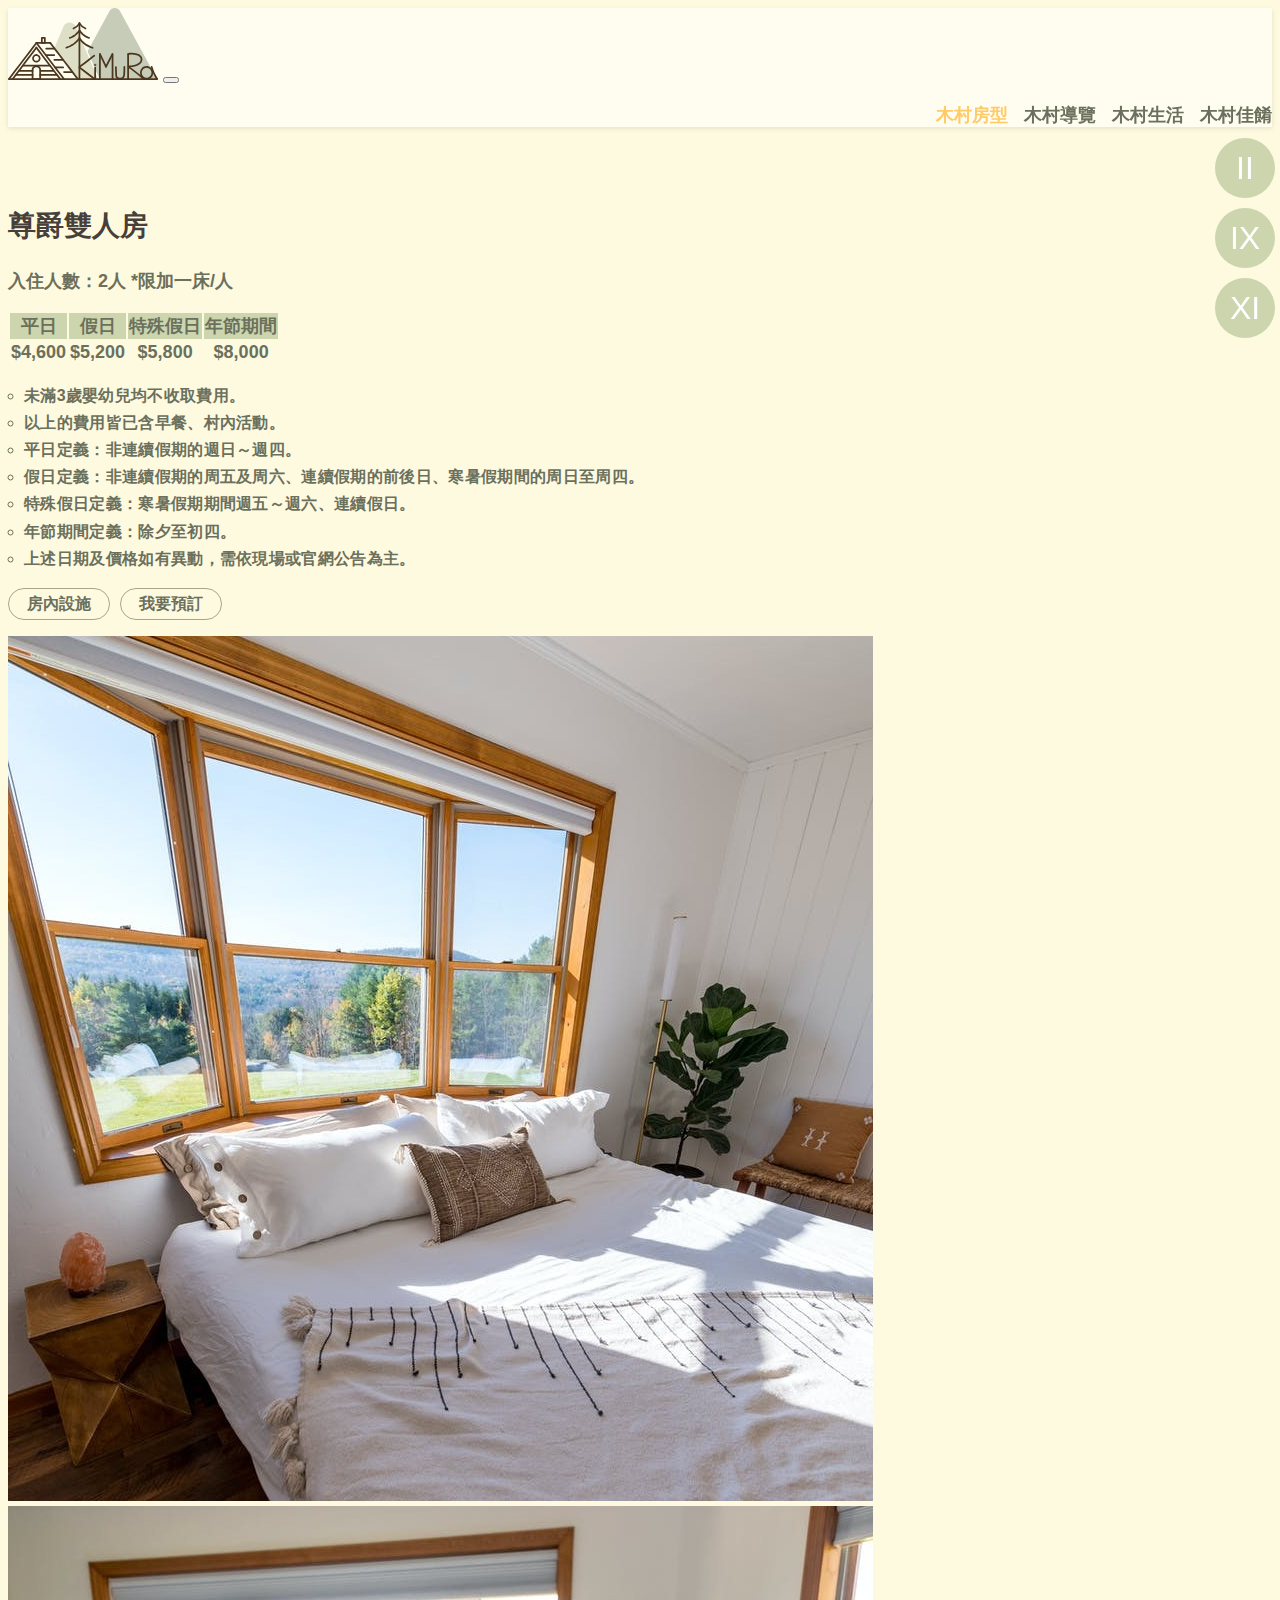
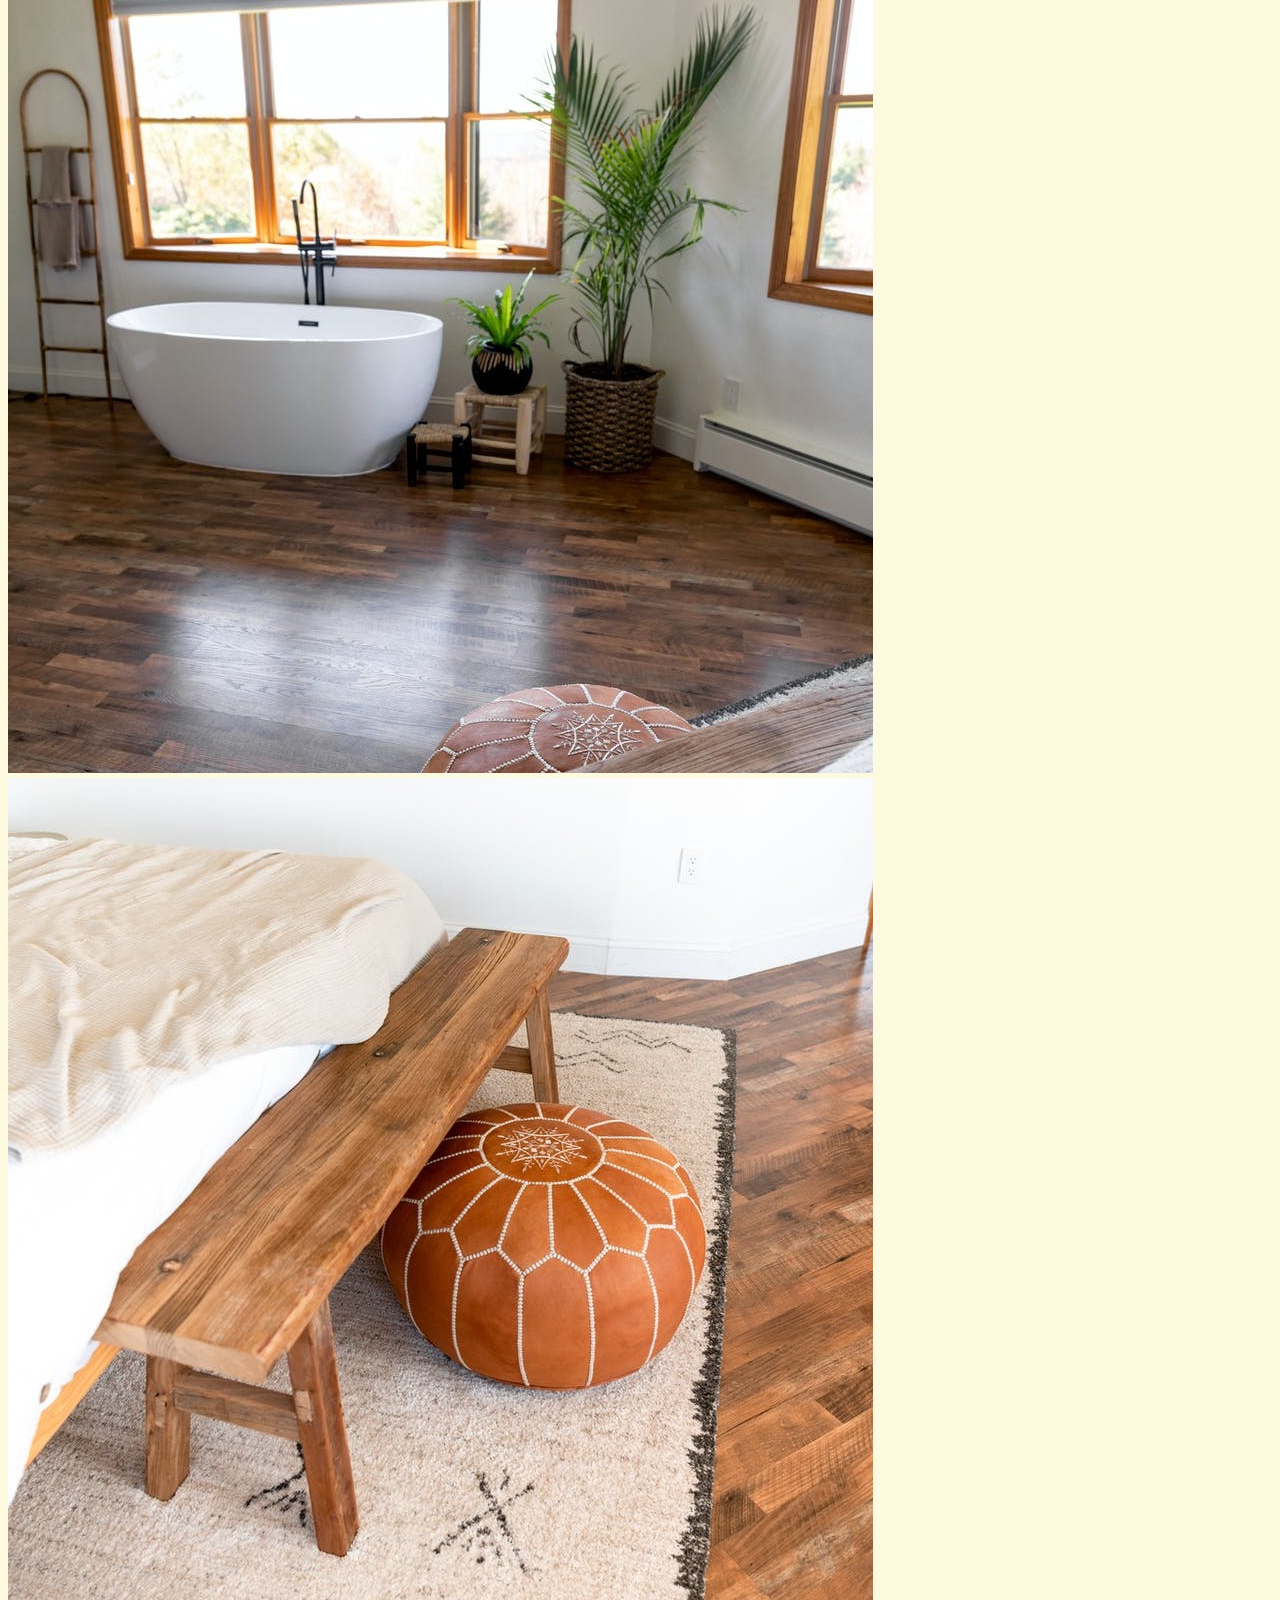
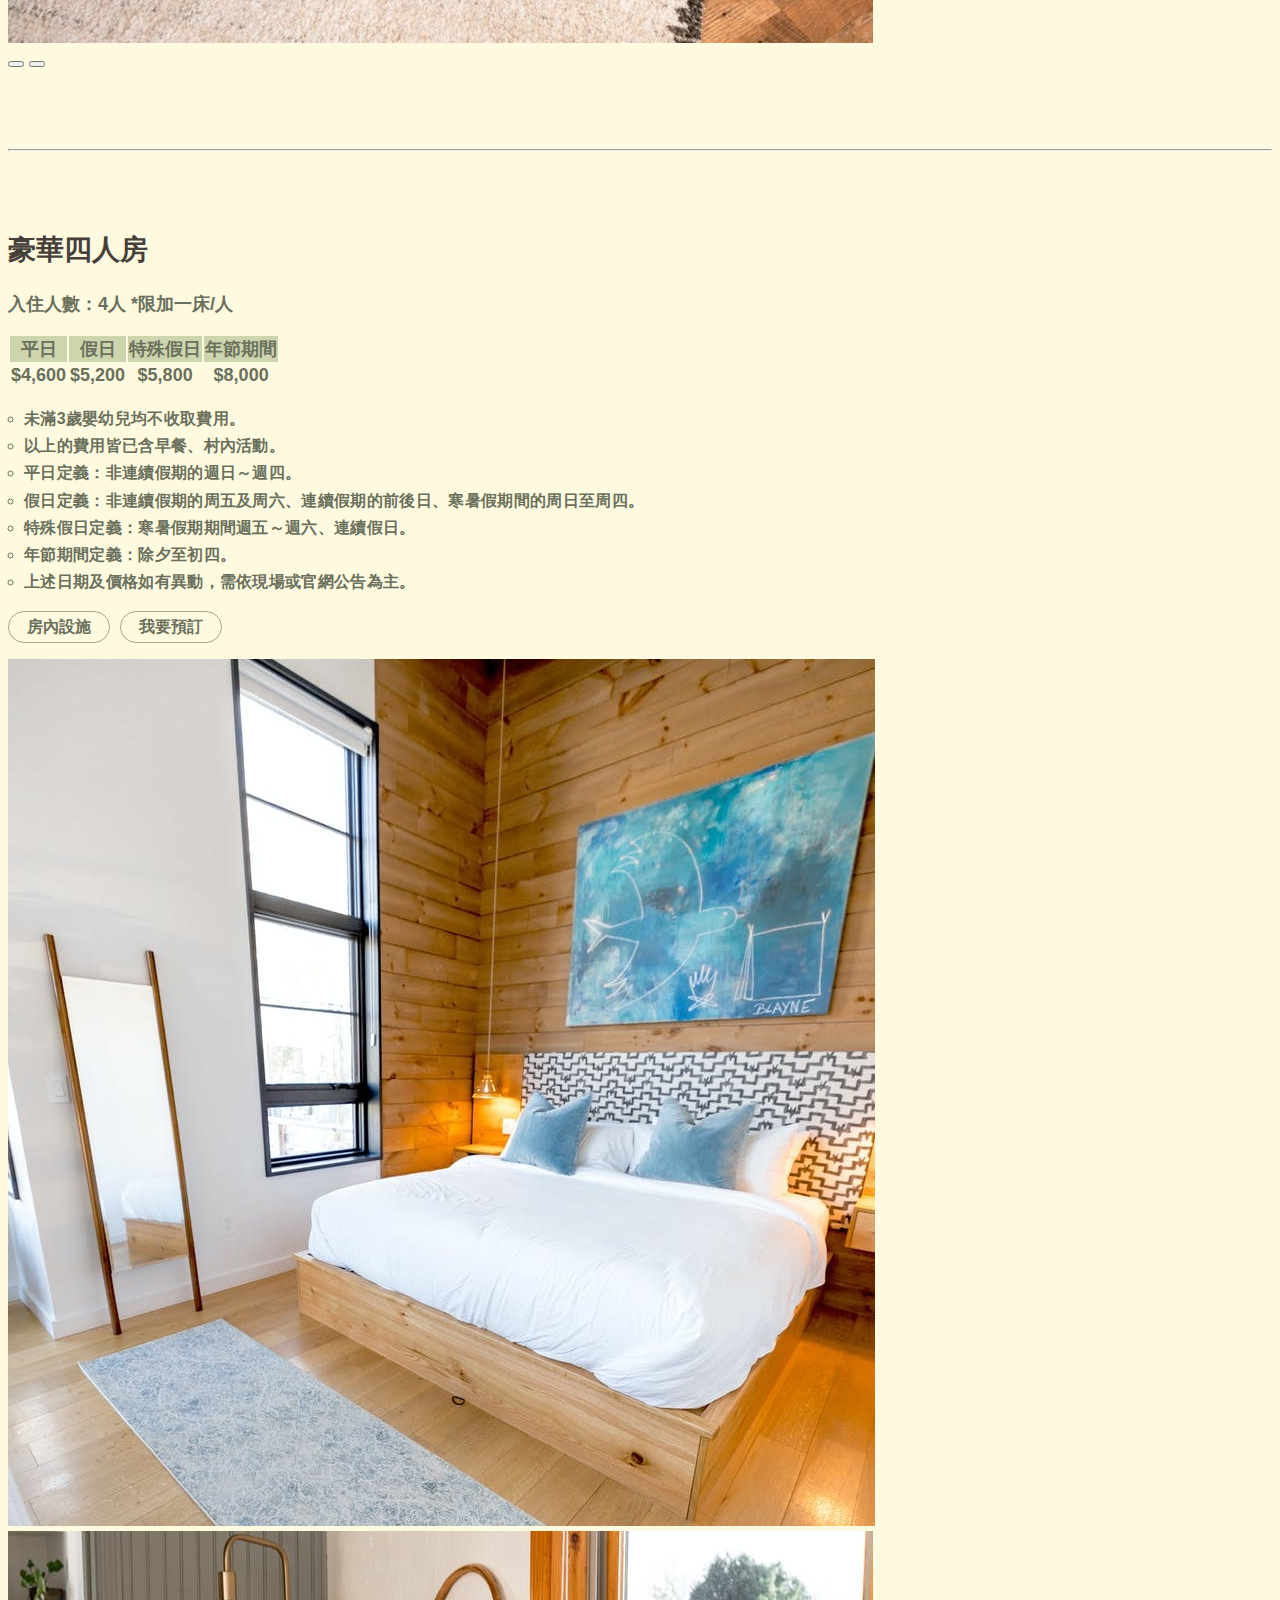
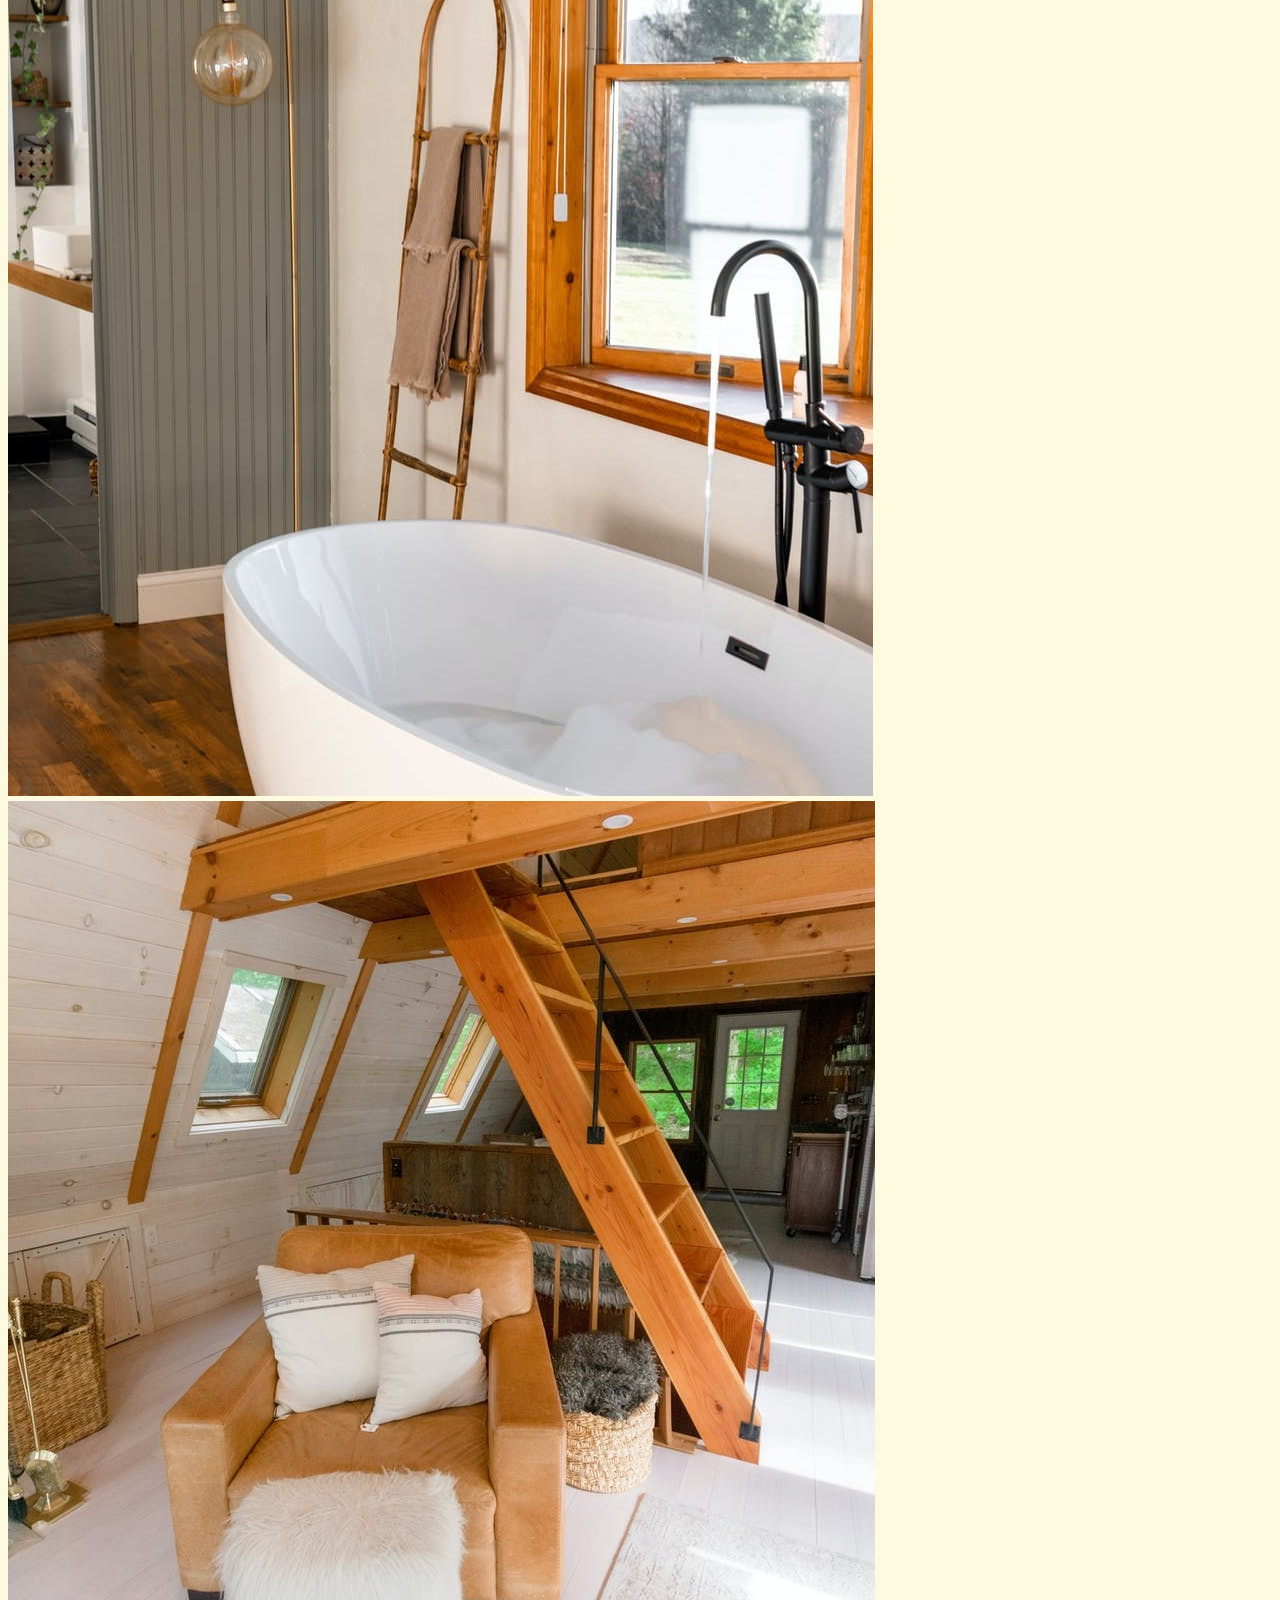
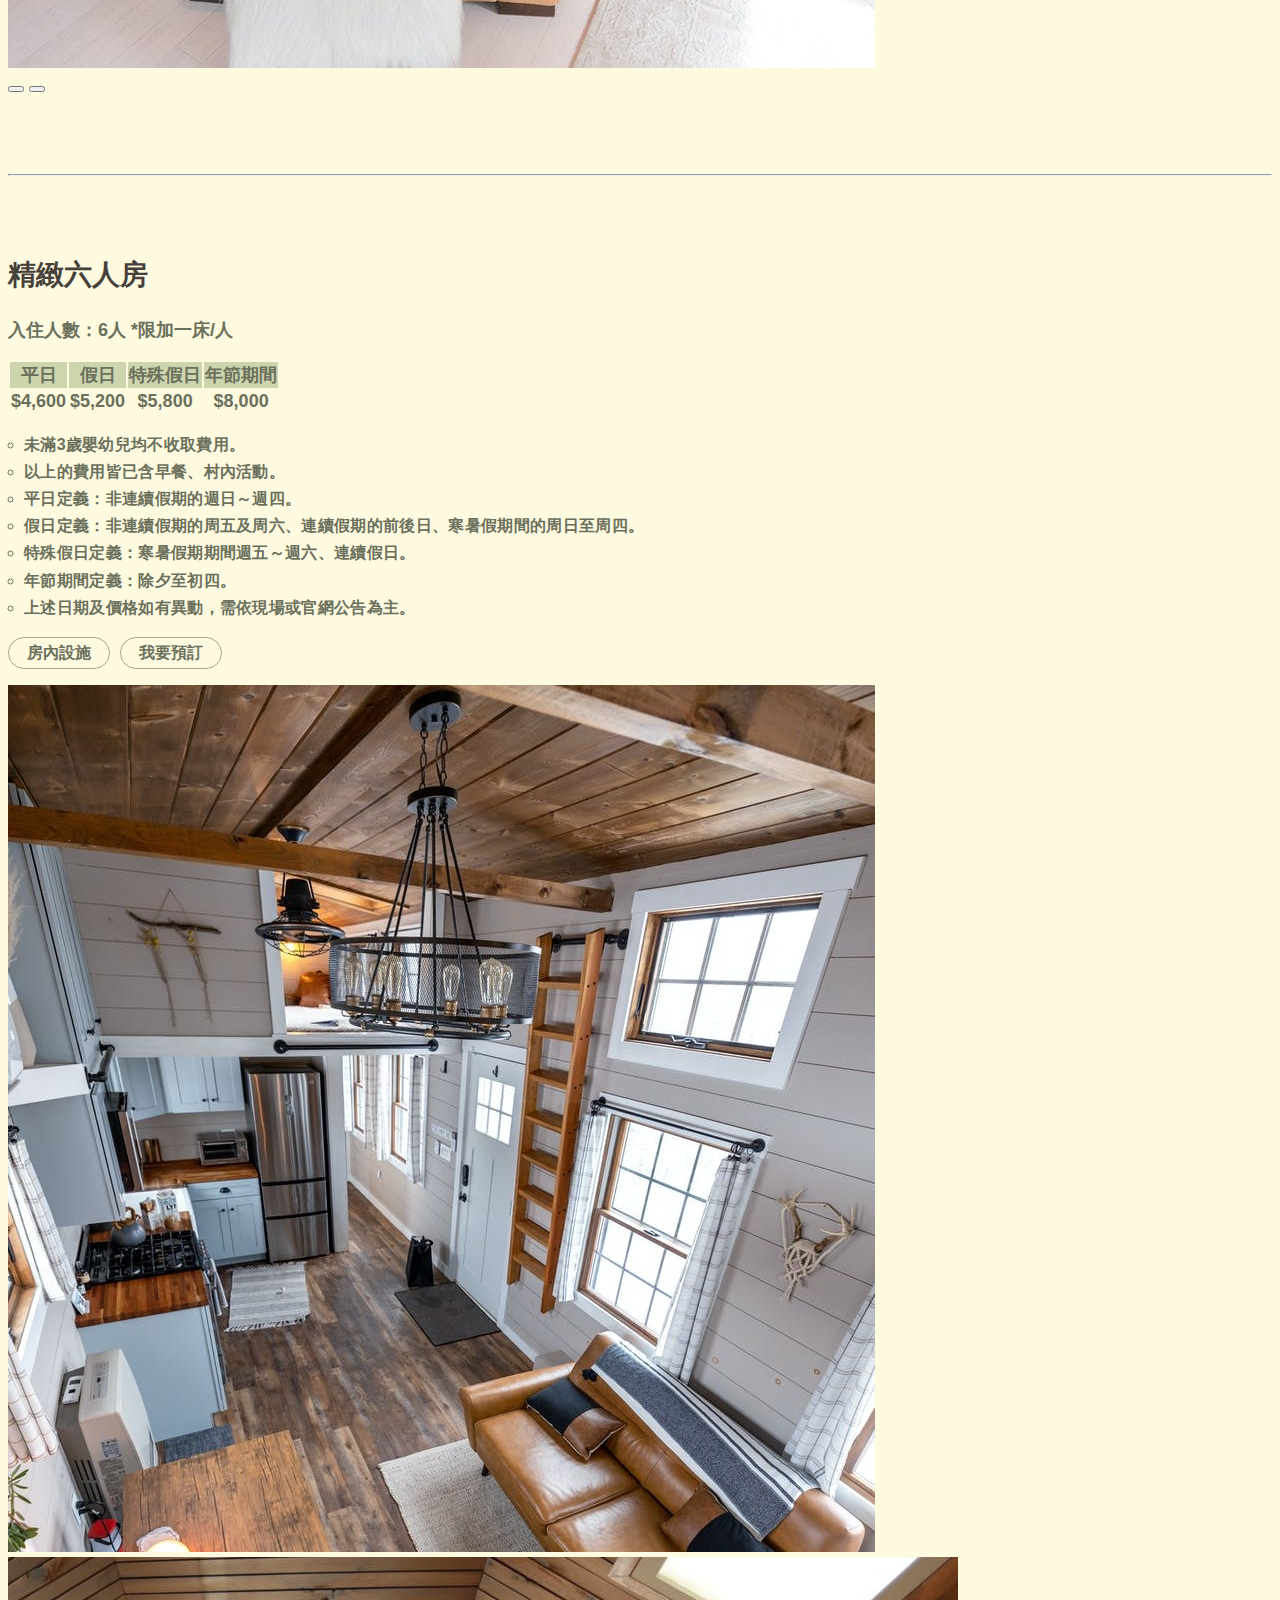
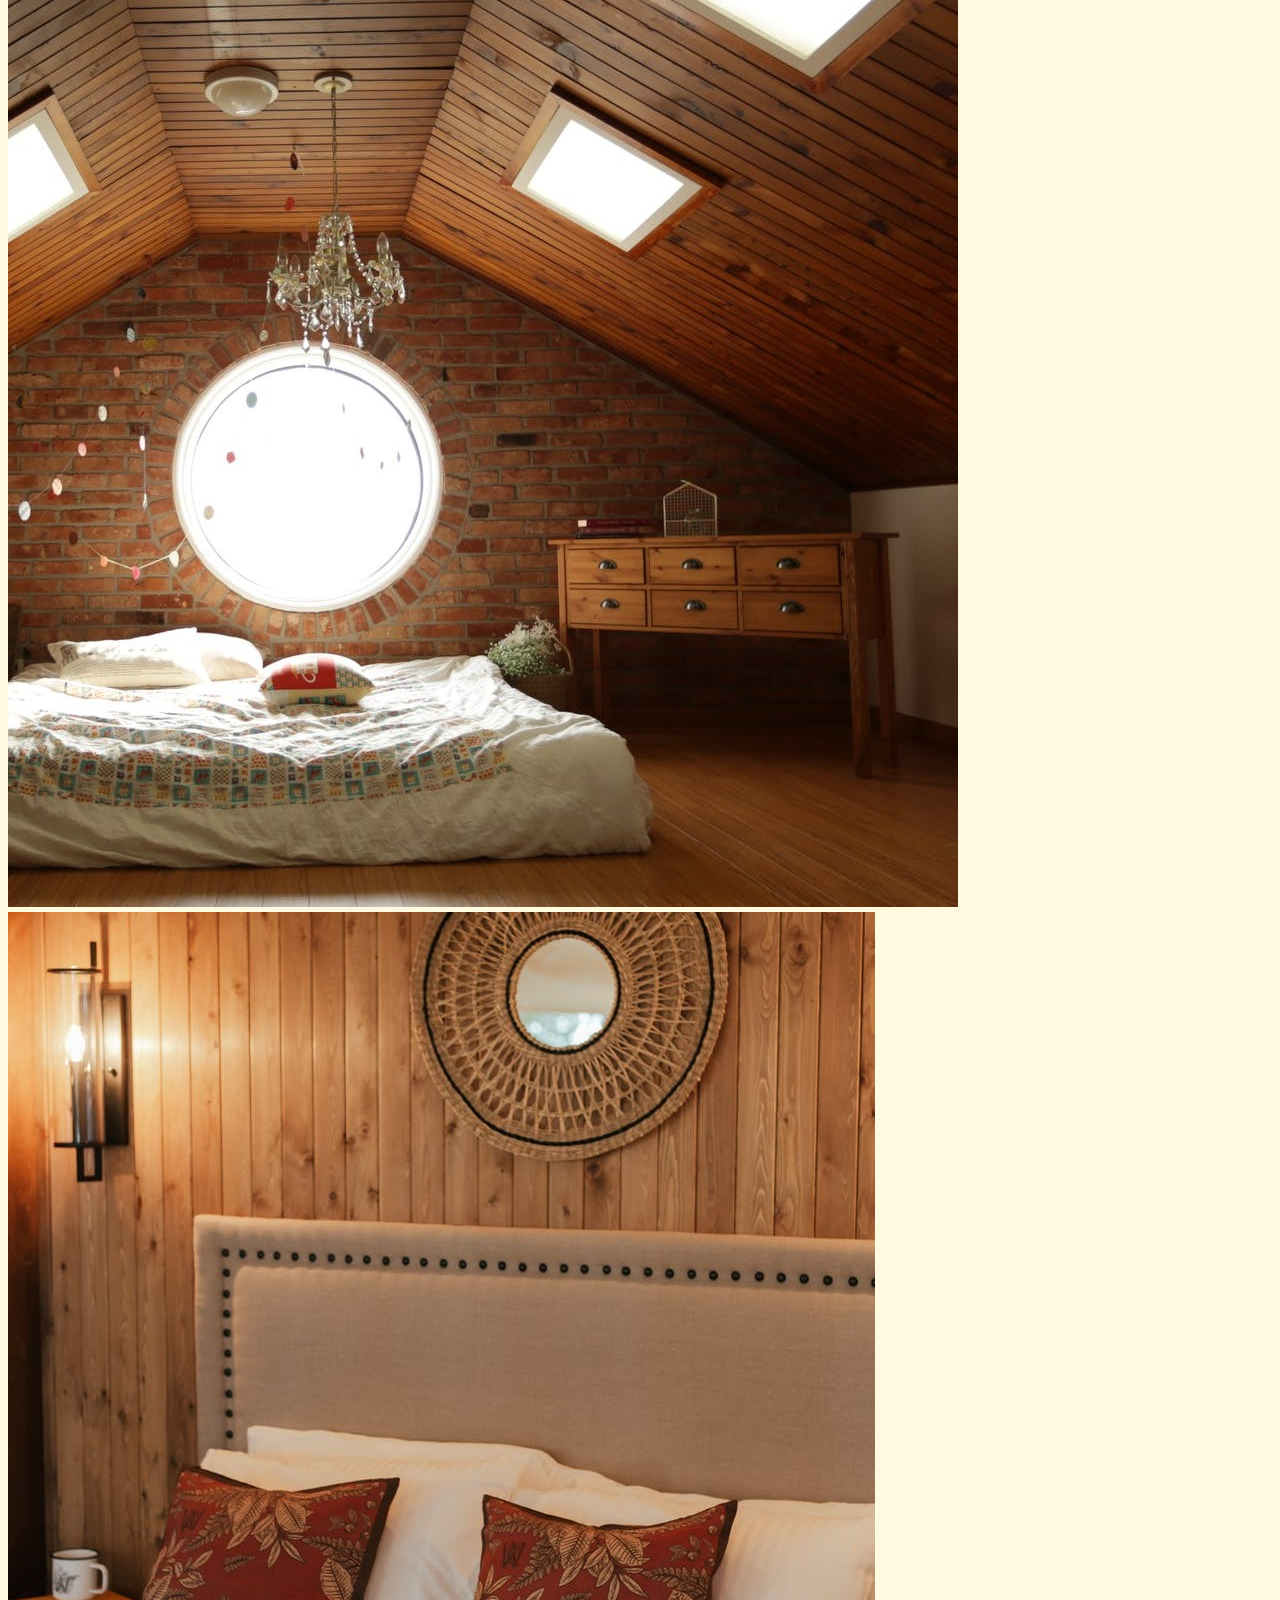
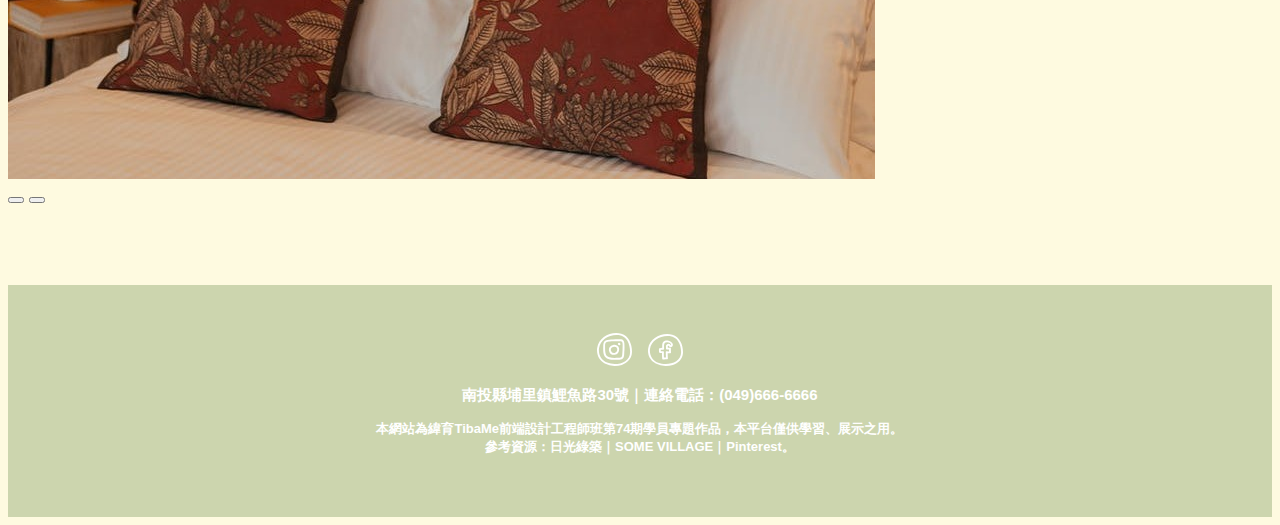
<file: RWD/room.html>
<!doctype html>
<html lang="en">

<head>
    <meta charset="UTF-8" />
    <meta http-equiv="X-UA-Compatible" content="IE=edge" />
    <meta name="viewport" content="width=device-width, initial-scale=1.0" />
    <title>木村小木屋</title>
    <link rel="stylesheet" href="https://pro.fontawesome.com/releases/v5.10.0/css/all.css"
        integrity="sha384-AYmEC3Yw5cVb3ZcuHtOA93w35dYTsvhLPVnYs9eStHfGJvOvKxVfELGroGkvsg+p" crossorigin="anonymous" />
    <link href="https://cdn.jsdelivr.net/npm/bootstrap@5.0.2/dist/css/bootstrap.min.css" rel="stylesheet"
        integrity="sha384-EVSTQN3/azprG1Anm3QDgpJLIm9Nao0Yz1ztcQTwFspd3yD65VohhpuuCOmLASjC" crossorigin="anonymous">
    <link rel="stylesheet" href="./CSS/room.css" />
</head>

<body>
    <!-- 導覽列選單 -->
    <header>
        <nav class="navbar navbar-expand-md navbar-light">
            <div class="container">
                <a class="navbar-brand" href="./index.html"><img src="./image/logo/logo_02.svg" alt=""
                        class="logo" /></a>
                <button class="navbar-toggler" type="button" data-bs-toggle="collapse"
                    data-bs-target="#navbarNavDropdown" aria-controls="navbarNavDropdown" aria-expanded="false"
                    aria-label="Toggle navigation">
                    <span class="navbar-toggler-icon"></span>
                </button>
                <div class="collapse navbar-collapse" id="navbarNavDropdown">
                    <ul class="navbar-nav">
                        <li class="nav-item"><a class="nav-link active" href="room.html">木村房型</a></li>
                        <li class="nav-item"><a class="nav-link" href="map.html">木村導覽</a></li>
                        <li class="nav-item"><a class="nav-link" href="activity.html">木村生活</a></li>
                        <li class="nav-item"><a class="nav-link" href="delicacy.html">木村佳餚</a></li>
                    </ul>
                </div>
            </div>
        </nav>
    </header>

    <!-- 主要內容區塊 -->
    <div class="container room">
        <div id="room_one" class="row" data-id="room_one">
            <div class="col-md-7">
                <!-- 文字內容 -->
                <div class="room_text">
                    <h2>尊爵雙人房</h2>
                    <p>入住人數：2人 *限加一床/人</p>

                    <!--價目表-->
                    <table class="table table-bordered">
                        <thead>
                            <tr>
                                <th>平日</th>
                                <th>假日</th>
                                <th>特殊假日</th>
                                <th>年節期間</th>
                            </tr>
                        </thead>
                        <tbody>
                            <tr>
                                <td>$4,600</td>
                                <td>$5,200</td>
                                <td>$5,800</td>
                                <td>$8,000</td>
                            </tr>
                        </tbody>
                    </table>

                    <!-- 補充文字 -->
                    <ul class="ps">
                        <li>未滿3歲嬰幼兒均不收取費用。</li>
                        <li>以上的費用皆已含早餐、村內活動。</li>
                        <li>平日定義：非連續假期的週日～週四。</li>
                        <li>
                            假日定義：非連續假期的周五及周六、連續假期的前後日、寒暑假期間的周日至周四。
                        </li>
                        <li>特殊假日定義：寒暑假期期間週五～週六、連續假日。</li>
                        <li>年節期間定義：除夕至初四。</li>
                        <li>上述日期及價格如有異動，需依現場或官網公告為主。</li>
                    </ul>

                    <!-- 彈窗按鈕 -->
                    <div class="room_btn">
                        <a id="btn_a1" href="javascript:void(0);" class="amenities_btn">房內設施</a>
                        <a id="btn_r1" href="javascript:void(0);" class="reservation_btn">我要預訂</a>
                    </div>
                </div>
            </div>
            <div class="col-md-5">
                <!-- 房型圖片 -->
                <div id="one" class="carousel slide" data-bs-ride="carousel">
                    <div class="carousel-inner">
                        <div class="carousel-item active">
                            <img src="./image/chalet/inside/one_01.jpeg" class="d-block w-100">
                        </div>
                        <div class="carousel-item">
                            <img src="./image/chalet/inside/one_02.jpeg" class="d-block w-100">
                        </div>
                        <div class="carousel-item">
                            <img src="./image/chalet/inside/one_03.jpeg" class="d-block w-100">
                        </div>
                    </div>
                    <button class="carousel-control-prev" type="button" data-bs-target="#one" data-bs-slide="prev">
                        <span class="carousel-control-prev-icon"></span>
                    </button>
                    <button class="carousel-control-next" type="button" data-bs-target="#one" data-bs-slide="next">
                        <span class="carousel-control-next-icon"></span>
                    </button>
                </div>
            </div>
        </div>

        <hr class="divider">

        <div id="room_two" class="row" data-id="room_two">
            <div class="col-md-7 order-md-2">
                <!-- 文字內容 -->
                <div class="room_text">
                    <h2>豪華四人房</h2>
                    <p>入住人數：4人 *限加一床/人</p>

                    <!-- 房價表 -->
                    <table class="table table-bordered">
                        <thead>
                            <tr>
                                <th>平日</th>
                                <th>假日</th>
                                <th>特殊假日</th>
                                <th>年節期間</th>
                            </tr>
                        </thead>
                        <tbody>
                            <tr>
                                <td>$4,600</td>
                                <td>$5,200</td>
                                <td>$5,800</td>
                                <td>$8,000</td>
                            </tr>
                        </tbody>
                    </table>

                    <!-- 補充文字 -->
                    <ul class="ps">
                        <li>未滿3歲嬰幼兒均不收取費用。</li>
                        <li>以上的費用皆已含早餐、村內活動。</li>
                        <li>平日定義：非連續假期的週日～週四。</li>
                        <li>
                            假日定義：非連續假期的周五及周六、連續假期的前後日、寒暑假期間的周日至周四。
                        </li>
                        <li>特殊假日定義：寒暑假期期間週五～週六、連續假日。</li>
                        <li>年節期間定義：除夕至初四。</li>
                        <li>上述日期及價格如有異動，需依現場或官網公告為主。</li>
                    </ul>

                    <!-- 彈窗按鈕 -->
                    <div class="room_btn">
                        <a id="btn_a2" href="javascript:void(0);" class="amenities_btn">房內設施</a>
                        <a id="btn_r2" href="javascript:void(0);" class="reservation_btn">我要預訂</a>
                    </div>
                </div>
            </div>

            <div class="col-md-5 order-md-1">
                <!-- 房型圖片 -->
                <div id="two" class="carousel slide" data-bs-ride="carousel">
                    <div class="carousel-inner">
                        <div class="carousel-item active">
                            <img src="./image/chalet/inside/two_01.jpeg" class="d-block w-100">
                        </div>
                        <div class="carousel-item">
                            <img src="./image/chalet/inside/two_02.jpeg" class="d-block w-100">
                        </div>
                        <div class="carousel-item">
                            <img src="./image/chalet/inside/two_03.jpeg" class="d-block w-100">
                        </div>
                    </div>
                    <button class="carousel-control-prev" type="button" data-bs-target="#two" data-bs-slide="prev">
                        <span class="carousel-control-prev-icon"></span>
                    </button>
                    <button class="carousel-control-next" type="button" data-bs-target="#two" data-bs-slide="next">
                        <span class="carousel-control-next-icon"></span>
                    </button>
                </div>
            </div>
        </div>

        <hr class="divider">

        <div id="room_three" class="row" data-id="room_three">
            <div class="col-md-7">
                <!-- 文字內容 -->
                <div class="room_text">
                    <h2>精緻六人房</h2>
                    <p>入住人數：6人 *限加一床/人</p>

                    <!-- 價目表 -->
                    <table class="table table-bordered">
                        <thead>
                            <tr>
                                <th>平日</th>
                                <th>假日</th>
                                <th>特殊假日</th>
                                <th>年節期間</th>
                            </tr>
                        </thead>
                        <tbody>
                            <tr>
                                <td>$4,600</td>
                                <td>$5,200</td>
                                <td>$5,800</td>
                                <td>$8,000</td>
                            </tr>
                        </tbody>
                    </table>

                    <!-- 補充文字 -->
                    <ul class="ps">
                        <li>未滿3歲嬰幼兒均不收取費用。</li>
                        <li>以上的費用皆已含早餐、村內活動。</li>
                        <li>平日定義：非連續假期的週日～週四。</li>
                        <li>
                            假日定義：非連續假期的周五及周六、連續假期的前後日、寒暑假期間的周日至周四。
                        </li>
                        <li>特殊假日定義：寒暑假期期間週五～週六、連續假日。</li>
                        <li>年節期間定義：除夕至初四。</li>
                        <li>上述日期及價格如有異動，需依現場或官網公告為主。</li>
                    </ul>

                    <!-- 彈窗按鈕 -->
                    <div class="room_btn">
                        <a id="btn_a3" data-id="mymodal_amenities" href="javascript:void(0);"
                            class="amenities_btn">房內設施</a>
                        <a id="btn_r3" data-id="mymodal_reservation" href="javascript:void(0);"
                            class="reservation_btn">我要預訂</a>
                    </div>
                </div>
            </div>

            <div class="col-md-5">
                <!-- 房型圖片 -->
                <div id="three" class="carousel slide" data-bs-ride="carousel">
                    <div class="carousel-inner">
                        <div class="carousel-item active">
                            <img src="./image/chalet/inside/three_01.jpeg" class="d-block w-100">
                        </div>
                        <div class="carousel-item">
                            <img src="./image/chalet/inside/three_02.jpeg" class="d-block w-100">
                        </div>
                        <div class="carousel-item">
                            <img src="./image/chalet/inside/three_03.jpeg" class="d-block w-100">
                        </div>
                    </div>
                    <button class="carousel-control-prev" type="button" data-bs-target="#three" data-bs-slide="prev">
                        <span class="carousel-control-prev-icon"></span>
                    </button>
                    <button class="carousel-control-next" type="button" data-bs-target="#three" data-bs-slide="next">
                        <span class="carousel-control-next-icon"></span>
                    </button>
                </div>
            </div>
        </div>
    </div>

    <!-- 右側固定選單 -->
    <ul class="room_icon">
        <li><a href="#room_one" class="right_btn -on">II</a></li>
        <li><a href="#room_two" class="right_btn">IX</a></li>
        <li><a href="#room_three" class="right_btn">XI</a></li>
    </ul>

    <!-- 彈窗區塊 -->
    <div id="mymodal_amenities" class="modal">
        <div class="modal_content">
            <span class="close">&times;</span>
            <h3>房內設施</h3>
            <ul>
                <li><i class="fas fa-smoking-ban"></i><span>禁菸房</span></li>
                <li><i class="fas fa-bed"></i><span>超大尺寸雙人床</span></li>
                <li><i class="fas fa-bath"></i><span>豪華浴缸</span></li>
                <li><i class="fas fa-snowflake"></i><span>冷暖氣機</span></li>
                <li><i class="fas fa-tree"></i><span>戶外露台</span> </li>
                <li><i class="fas fa-car-side"></i><span>免費停車場</span></li>
                <li><i class="fas fa-bicycle"></i><span>免費腳踏車</span></li>
                <li><i class="fas fa-wifi"></i><span>免費無線網路</span></li>
            </ul>
        </div>
    </div>
    </div>

    <div id="mymodal_reservation" class="modal">
        <div class="modal_content">
            <span class="close">&times;</span>
            <h3>訂房注意事項</h3>
            <ul>
                <li>✿ 入住時間 15:00 - 19:00</li>
                <li>✿ 超過19:00入住務必事先聯繫</li>
                <li>✿ 室內禁菸、非法藥品、寵物入內</li>
                <li>✿ 22:00後請降低音量</li>
                <li>✿ 入住時請出示身分證件</li>
                <li>✿ 退房後遺留物不負管理責任</li>
                <li>✿ 如您實際入住人數(含大人+小孩)，超過人數規定，本村將有權利取消您的訂單，並依取消規定，收取相關費用。</li>
            </ul>
            <ul>
                <li><i class="fas fa-comments"></i>如需訂房請洽：</li>
                <li>連絡電話：(049)666-6666</li>
                <li>LINE QR Code</li>
                <li><img src="/image/icon/qr.png" alt=""></li>
            </ul>
        </div>
    </div>
    <!-- 彈窗區塊結束 -->

    <!-- 頁尾 -->
    <footer>
        <div class="social_icon">
            <a href="https://www.instagram.com/">
                <img src="./image/icon/Instagram.svg" alt="" />
            </a>
            <a href="https://zh-tw.facebook.com/">
                <img src="./image/icon/Facebook.svg" alt="" />
            </a>
        </div>
        <p class="address">南投縣埔里鎮鯉魚路30號｜連絡電話：(049)666-6666</p>
        <p class="copyright">
            本網站為緯育TibaMe前端設計工程師班第74期學員專題作品，本平台僅供學習、展示之用。<br /> 參考資源：日光綠築｜SOME VILLAGE｜Pinterest。
        </p>
    </footer>

    <script src="https://cdn.jsdelivr.net/npm/bootstrap@5.0.2/dist/js/bootstrap.bundle.min.js"
        integrity="sha384-MrcW6ZMFYlzcLA8Nl+NtUVF0sA7MsXsP1UyJoMp4YLEuNSfAP+JcXn/tWtIaxVXM"
        crossorigin="anonymous"></script>
    <script src="./JS/room.js"></script>
</body>

</html>
</file>
<file: CSS/index.css>
@import url("base.css");

/* --- 頁首 --- */

.cover {
    background-image: url("../image/big_pic/home01.jpeg");
    background-size: cover;
    background-position: top;
    background-repeat: no-repeat;
    width: 100%;
    height: 100vh;
    position: relative;
}

/* --- 封面文字 --- */
.cover .cover_text{
    width: 250px;
    text-align: center;
    color: #fff;

    position: absolute;
    top: 50%;
    left: 50%;
    transform: translate(-50%, -50%);

    opacity: 0;
    animation: logo 1.5s forwards;
}
.cover .cover_text h2 {
    font-size: 3rem;
    font-weight: bolder;
}

/* --- scroll icon --- */
.cover .scroll_box {
    width: 50px;
    line-height: 1rem;
    text-align: center;
    color: #fff;
    position: absolute;
    bottom: 50px;
    left: 0;
    right: 0;
    margin: auto;
    animation: down 1s infinite;
}


/* --- 圓形圖片選單 --- */

.round {
    padding-top: 5rem;
    padding-bottom: 5rem;
}

.round .title {
    margin-bottom: 1rem;
    text-align: center;
    line-height: 1.5;
    font-size: 28px;
    font-weight: bolder;
}

.round .title h2 {
    font-weight: bolder;
    color: #463f3a;
}

.round .title h3 {
    font-size: 20px;
    font-weight: bold;
    line-height: 1.5;
    color: #6b705c;
}

.round ul li {
    text-align: center;
}

.round ul li img {
    width: 80%;
    border-radius: 50%;
    opacity: 0.5;
    box-shadow: 0 5px 5px rgba(0, 0, 0, 0.5);
    transition: 0.5s;
    margin-bottom: 1rem;
}

@media screen and (max-width: 767.98px) {
    .round ul li {
        margin-top: 2rem;
    }

    .round ul li img {
        opacity: 1;
    }
}

.round ul li img:hover {
    opacity: 1;
}

.round ul li p {
    /* text-align: center; */
    line-height: 2.5;
    font-weight: bold;
    color: #463f3a;
    margin-bottom: 0;
}

.round .round_btn {
    padding: 0 .6rem;
    border: 2px solid #a5a58d;
    border-radius: 20px;
    font-size: 16px;
    color: #6b705c;
    transition: .3s;
}

.round .round_btn:hover {
    background-color: #a5a58d;
    color: #fff;
}


/* ---四季圖片區塊上方裝飾線--- */

.season::before {
    content: "";
    display: block;
    background-color: #ccd5ae;
    width: 90%;
    height: 2px;
    position: absolute;
    top: 0;
    left: 0;
    right: 0;
    margin: auto;
}


/* ---四季圖片區塊--- */

.season {
    position: relative;
    padding-top: 5rem;
    padding-bottom: 5rem;
}

.season .title {
    margin-bottom: 1rem;
    text-align: center;
}

.season h2 {
    font-weight: bold;
    color: #463f3a;
}

.season h3 {
    font-size: 20px;
    font-weight: bold;
    padding: 10px 0;
    color: #6b705c;
}

.season ul {
    width: 80%;
    height: 460px;
    margin: 0 auto;
    display: flex;
}

.season ul li {
    background-size: cover;
    background-position: center center;
    border: 2px solid #FEFAE0;
    border-radius: 10px;
    transition: 1s;
}
@media screen and (max-width: 767.98px) {
    .season ul {
        display: block;
        height: auto;
    }
    .season ul li {
        height: 200px;
    }
}

.season .pic1 {
    background-image: url("../image/chalet/season_01.jpeg");
    flex-grow: 1;
}

.season .pic2 {
    background-image: url("../image/chalet/season_02.jpeg");
    flex-grow: 1;
}

.season .pic3 {
    background-image: url("../image/chalet/season_03.jpg");
    flex-grow: 1;
}

.season .pic4 {
    background-image: url("../image/chalet/season_04.jpeg");
    flex-grow: 1;
}

.season li:hover {
    flex-grow: 5;
}


/* ---動畫--- */

@keyframes logo {
    0% {
        opacity: 0;
    }
    100% {
        opacity: 1;
    }
}

@keyframes down {
    0% {
        bottom: 50px;
        opacity: 1;
    }
    50% {
        bottom: 40px;
        opacity: .6;
    }
    100% {
        bottom: 50px;
        opacity: 1;
    }
}
</file>
<file: RWD/CSS/index.css>
@import url("base.css");

/* --- 頁首 --- */

.cover {
    background-image: url("../image/big_pic/home01.jpeg");
    background-size: cover;
    background-position: center;
    background-repeat: no-repeat;
    width: 100%;
    height: 760px;
    position: relative;
}

.cover .logo_pic>img {
    width: 160px;
    position: absolute;
    top: 40px;
    left: 0;
    right: 0;
    margin: auto;
    opacity: 0;
    animation: logo 1.5s forwards;
}

.cover .logo_pic .down {
    width: 30px;
    position: absolute;
    bottom: 300px;
    left: 0;
    right: 0;
    margin: auto;
    animation: down 1s infinite;
}


/* --- 圓形圖片選單 --- */

.round {
    padding-top: 5rem;
    padding-bottom: 5rem;
}

.round .title {
    margin-bottom: 1rem;
    text-align: center;
    line-height: 1.5;
    font-size: 28px;
    font-weight: bolder;
}

.round .title h2 {
    font-weight: bolder;
    color: #463f3a;
}

.round .title h3 {
    font-size: 20px;
    font-weight: bold;
    line-height: 1.5;
    color: #6b705c;
}

.round ul li {
    text-align: center;
    /* display: flex;
    flex-direction: column;
    margin: 0 auto; */
}

.round ul li img {
    width: 80%;
    border-radius: 50%;
    opacity: 0.5;
    box-shadow: 0 5px 5px rgba(0, 0, 0, 0.5);
    transition: 0.5s;
    margin-bottom: 1rem;
}

@media screen and (max-width: 767.98px) {
    .round ul li {
        margin-top: 2rem;
    }

    .round ul li img {
        opacity: 1;
    }
}

.round ul li img:hover {
    opacity: 1;
}

.round ul li p {
    /* text-align: center; */
    line-height: 2.5;
    font-weight: bold;
    color: #463f3a;
    margin-bottom: 0;
}

.round .round_btn {
    padding: 0 .6rem;
    border: 2px solid #a5a58d;
    border-radius: 20px;
    font-size: 16px;
    color: #6b705c;
}

.round .round_btn:hover {
    background-color: #a5a58d;
    color: #fff;
}


/* ---四季圖片區塊上方裝飾線--- */

.season::before {
    content: "";
    display: block;
    background-color: #ccd5ae;
    width: 90%;
    height: 2px;
    position: absolute;
    top: 0;
    left: 0;
    right: 0;
    margin: auto;
}


/* ---四季圖片區塊--- */

.season {
    position: relative;
    padding-top: 5rem;
    padding-bottom: 5rem;
}

.season .title {
    margin-bottom: 1rem;
    text-align: center;
}

.season h2 {
    font-weight: bold;
    color: #463f3a;
}

.season h3 {
    font-size: 20px;
    font-weight: bold;
    padding: 10px 0;
    color: #6b705c;
}

.season ul {
    width: 80%;
    height: 460px;
    margin: 0 auto;
    display: flex;
}

.season ul li {
    background-size: cover;
    background-position: center center;
    border: 2px solid #FEFAE0;
    transition: 1s;
}
@media screen and (max-width: 767.98px) {
    .season ul {
        display: block;
        height: auto;
    }
    .season ul li {
        height: 200px;
    }
}

.season .pic1 {
    background-image: url("../image/chalet/season_01.jpeg");
    flex-grow: 1;
}

.season .pic2 {
    background-image: url("../image/chalet/season_02.jpeg");
    flex-grow: 1;
}

.season .pic3 {
    background-image: url("../image/chalet/season_03.jpg");
    flex-grow: 1;
}

.season .pic4 {
    background-image: url("../image/chalet/season_04.jpeg");
    flex-grow: 1;
}

.season li:hover {
    flex-grow: 5;
}


/* ---動畫--- */

@keyframes logo {
    0% {
        opacity: 0;
    }
    100% {
        opacity: 1;
    }
}

@keyframes down {
    0% {
        bottom: 300px;
    }
    50% {
        bottom: 290px;
    }
    100% {
        bottom: 300px;
    }
}
</file>
<file: CSS/activity.css>
@import url('base.css');

body {
    background-image: url("../image/big_pic/activity_bg.png");
}

.item_left {
    display: flex;
    margin: 3rem 0;
    position: relative;
}

.item_left:nth-of-type(5) {
    margin-bottom: 5rem;
}

.item_right {
    display: flex;
    justify-content: flex-end;
    position: relative;
}

.item_pic {
    max-width: 80%;
    width: 400px;
    border-radius: 50%;
    position: relative;
}


/* ---文字區塊--- */

.item_text {
    width: 280px;
    height: 280px;
    border-radius: 50%;
    background-color: #fffdf0;
    text-align: center;
    display: flex;
    flex-direction: column;
    justify-content: center;
    align-items: center;
    box-shadow: 0 .5rem 1rem rgba(0, 0, 0, .15);
}

.item_text h3 {
    font-size: 28px;
    font-weight: bolder;
    line-height: 1.5;
    color: #FFCB69;
}

.item_text p {
    font-weight: bolder;
    line-height: 2;
    color: #6B705C;
}


/* ---座標定位--- */

header {
    z-index: 3;
}

.item_tl {
    position: absolute;
    top: 70px;
    left: 350px;
}

.item_tr {
    z-index: 1;
    position: absolute;
    top: 70px;
    right: 350px;
}

@media screen and (max-width: 767.98px) {
    .item_left {
        display: block;
        text-align: center;
    }
    .item_right {
        display: block;
        text-align: center;
    }
    .item_tl {
        margin-top: -30px;
        position: initial;
    }
    .item_tr {
        margin-top: -30px;
        position: initial;
    }
    .item_text {
        margin: 0 auto;
    }
    .rabbit,
    .fish,
    .star {
        display: none;
    }
}


/* ---裝飾--- */

.rabbit {
    width: 100px;
    position: absolute;
    top: -100px;
    right: 150px;
    z-index: 2;
}

.fish {
    width: 80px;
    position: absolute;
    top: 80px;
    left: 550px;
    z-index: 2;
    transform-origin: top;
    transition: .5s;
}

.fish:hover {
    transform: rotate(45deg);
}

.star {
    width: 80px;
    position: absolute;
    top: 70px;
    left: 550px;
    z-index: 2;
    transition: 1s;
}

.star:hover {
    transform: scale(1.2);
}

footer {
    position: relative;
}

.grass {
    width: 500px;
    position: absolute;
    top: -160px;
    right: 100px;
}
</file>
<file: CSS/delicacy.css>
@import url("base.css");
.banner {
    width: 100%;
    height: 400px;
    background-image: url("../image/delicacy/banner.png");
    background-repeat: no-repeat;
    background-size: cover;
    background-position: bottom;
    margin-top: 4.6rem;
    margin-bottom: 5rem;
   
}

.delicacy .row {
    margin-bottom: 4rem;
    background-color: #fffdf0;
    align-items: center;
}

.delicacy .row>div {
    padding-left: 0;
    padding-right: 0;
}

.delicacy .info {
    padding: 1rem 2.5rem;
    color: #6b705c;
    text-align: left;
    line-height: 1.75rem;
    letter-spacing: 2px;
    font-weight: bolder;
}

.delicacy .info h2 {
    margin-bottom: 0;
    font-size: 2rem;
    font-weight: bold;
    line-height: 2.75rem;
}

.delicacy .info h3 {
    font-size: 1.5rem;
    font-weight: bold;
}

.delicacy .info p {
    margin-bottom: 0;
    padding-top: 2.5rem;
    padding-bottom: 2.5rem;
}

.delicacy .notice {
    margin-bottom: 0;
}

.delicacy .info span {
    padding-right: 1rem;
    color: #ffcb69;
}
</file>
<file: CSS/map.css>
@import url("base.css");
.banner {
    width: 100%;
    height: 400px;
    background-image: url("../image/big_pic/map_banner.png");
    background-repeat: no-repeat;
    background-size: cover;
    margin-top: 4.6rem;
    margin-bottom: 5rem;
}


/* ---主要內容區塊--- */

.map .row {
    margin-bottom: 5rem;
}

.map .title {
    padding-bottom: 1rem;
    text-align: center;
    font-size: 28px;
    font-weight: bolder;
    color: #463F3A;
}

.map-img {
    text-align: center;
}

.map-img img {
    width: 90%;
}

.map-items {
    padding-top: 2.5rem;
}

.map-item {
    font-size: 20px;
    font-weight: bold;
    color: #6B705C;
}

@media screen and (max-width: 991.98px) {
    .map-items {
        display: flex;
        flex-wrap: wrap;
    }
    .map-item {
        display: flex;
        justify-content: center;
        align-items: center;
        flex: 0 0 50%;
    }
}


/* ---地圖區塊--- */

.googlemap {
    padding-right: 0;
}

.googlemap iframe {
    width: 100%;
    height: 100%;
    min-height: 450px;
}

.info {
    background-color: #fffdf0;
    padding: 2rem;
    font-weight: bolder;
    text-align: left;
    line-height: 2;
}

.info h3 {
    font-size: 24px;
    font-weight: bold;
    color: #463F3A;
}

.info ul {
    list-style-type: circle;
    padding-left: 20px;
}

.info li {
    color: #6B705C;
}
</file>
<file: CSS/room.css>
@import url("base.css");
.room {
    margin-top: 1rem;
    margin-bottom: 5rem;
}

/* --- 三大房型高度 --- */
#room_one, #room_two, #room_three{
    padding-top: 8rem;
}

/* --- 文字內容 --- */

.room_text {
    font-weight: bolder;
}

.room_text h2 {
    color: #463f3a;
    font-size: 28px;
    font-weight: bolder;
}

/* --- 照片區塊 --- */

/* .carousel-item img {
    border-radius: 5px;
} */

/* --- 價目表 --- */

.room .table {
    max-width: 600px;
    table-layout: fixed;
    text-align: center;
    color: #6b705c;
    border-color: #6b705c; 
}

.room table thead {
    background-color: #ccd5ae;
}


/* --- 補充文字 --- */

.room .ps {
    padding-left: 1rem;
    list-style: circle;
    line-height: 1.7;
    letter-spacing: 0.02rem;
    font-size: 16px;
}


/* --- 彈窗按鈕 --- */

.room .room_btn {
    display: flex;
    margin-bottom: 1rem;
}

.room .room_btn a {
    margin-right: 10px;
    display: block;
    width: 100px;
    line-height: 30px;
    border: 1.5px solid #a5a58d;
    border-radius: 20px;
    font-size: 16px;
    text-decoration: none;
    text-align: center;
    transition: .3s;
}

.room .room_btn a:hover {
    background-color: #a5a58d;
    color: #fff;
}

/* --- 彈窗區塊 --- */

.modal {
    display: none;
    position: fixed;
    top: 0;
    right: 0;
    bottom: 0;
    left: 0;
    margin: auto;
    overflow: auto;
    /* z-index: 1; */
    width: 100%;
    height: 100%;
    background-color: rgba(255, 253, 240, 0.7);
}

.modal_content {
    width: 50%;
    background-color: rgba(204, 213, 174, 0.9);
    border: 2px solid #A5A58D;
    border-radius: 10px;
    padding: 30px;
    text-align: left;
    font-weight: bolder;
    line-height: 2;
    color: #463F3A;

    position: absolute;
    top: 50%;
    left: 50%;
    transform: translate(-50%, -50%);
}

.modal_content ul{
    margin-bottom: 0;
}

@media screen and (max-width: 767.98px) {
    .modal_content {
        width: 90%;
    }
}

.modal_content h3 {
    font-size: 28px;
}

.modal_content li i {
    margin-right: 10px;
    font-size: 20px;
    width: 25px;
}

.modal_content ul li img {
    width: 100px;
    border-radius: 10px;
}

.modal .close {
    float: right;
    font-size: 36px;
    line-height: 1;
    color: #463F3A;
    cursor: pointer;
}

.close:hover,
.close:focus {
    color: #FFCB69;
    text-shadow: .1rem .1rem .2rem #6B705C;
}


/* --- 右側固定選單 --- */

.room_icon {
    position: fixed;
    top: 120px;
    right: 5px;
    z-index: 1;
    text-align: center;
}

.room_icon li {
    width: 60px;
    height: 60px;
    background-color: #ccd5ae;
    border-radius: 50%;
    margin-bottom: 10px;
    transition: .3s;
}

.room_icon a {
    display: block;
    width: 60px;
    height: 60px;
    text-decoration: none;
    font-size: 20px;
    line-height: 60px;
    color: #fff;
}

.room_icon li:hover {
    background-color: #a5a58d;
}

@media screen and (max-width: 767.98px) {
    .room_icon {
        display: none;
    }
}
</file>
<file: RWD/CSS/delicacy.css>
@import url("base.css");
.banner {
    width: 100%;
    height: 400px;
    background-image: url("../image/delicacy/banner.jpg");
    background-repeat: no-repeat;
    background-size: cover;
    background-position: bottom;
    margin-bottom: 5rem;
    text-align: center;
    line-height: 400px;
    font-size: 3rem;
    font-weight: bolder;
    color: #463F3A;
    opacity: 0.8;
}

.delicacy .row {
    margin-bottom: 4rem;
    background-color: #fffdf0;
    align-items: center;
}

.delicacy .row>div {
    padding-left: 0;
    padding-right: 0;
}

.delicacy .info {
    padding: 1rem 2.5rem;
    color: #6b705c;
    text-align: left;
    line-height: 1.75rem;
    letter-spacing: 2px;
    font-weight: bolder;
}

.delicacy .info h2 {
    margin-bottom: 0;
    font-size: 2rem;
    font-weight: bold;
    line-height: 2.75rem;
}

.delicacy .info h3 {
    font-size: 1.5rem;
    font-weight: bold;
}

.delicacy .info p {
    margin-bottom: 0;
    padding-top: 2.5rem;
    padding-bottom: 2.5rem;
}

.delicacy .notice {
    margin-bottom: 0;
}

.delicacy .info span {
    padding-right: 1rem;
    color: #ffcb69;
}
</file>
<file: RWD/CSS/map.css>
@import url("base.css");
.banner {
    width: 100%;
    height: 400px;
    background-image: url("../image/big_pic/map_banner.jpeg");
    background-repeat: no-repeat;
    background-size: cover;
    background-position: bottom;
    margin-bottom: 5rem;
    text-align: center;
    line-height: 400px;
    font-size: 3rem;
    font-weight: bolder;
    color: #463f3a;
    opacity: 0.8;
}


/* ---主要內容區塊--- */

.map .row {
    margin-bottom: 5rem;
}

.map .title {
    padding-bottom: 1rem;
    text-align: center;
    font-size: 28px;
    font-weight: bolder;
    color: #463F3A;
}

.map-img {
    text-align: right;
}

.map-img img {
    max-width: 900px;
}

.map-items {
    padding-top: 2.5rem;
}

.map-item {
    text-align: left;
    font-size: 20px;
    font-weight: bold;
    color: #6B705C;
}

@media screen and (max-width: 991.98px) {
    .map-items {
        display: flex;
        flex-wrap: wrap;
    }
    .map-item {
        display: flex;
        justify-content: center;
        align-items: center;
        flex: 0 0 50%;
    }
}


/* ---地圖區塊--- */

.googlemap {
    padding-right: 0;
}

.googlemap iframe {
    width: 100%;
    height: 100%;
    min-height: 450px;
}

.info {
    background-color: #fffdf0;
    padding: 2rem;
    font-weight: bolder;
    text-align: left;
    line-height: 2;
}

.info h3 {
    font-size: 24px;
    font-weight: bold;
    color: #463F3A;
}

.info ul {
    list-style-type: circle;
    padding-left: 20px;
}

.info li {
    color: #6B705C;
}
</file>
<file: RWD/CSS/room.css>
@import url("base.css");
.room {
    margin-top: 5rem;
    margin-bottom: 5rem;
}


/* ---文字內容--- */

.room_text {
    font-weight: bolder;
}

.room_text h2 {
    color: #463f3a;
    font-size: 28px;
    font-weight: bolder;
}


/* ---價目表--- */

.room .table {
    max-width: 600px;
    table-layout: fixed;
    text-align: center;
    color: #6b705c;
    border-color: #6b705c;
}

.room table thead {
    background-color: #ccd5ae;
}


/* ---補充文字--- */

.room .ps {
    padding-left: 1rem;
    list-style: circle;
    line-height: 1.7;
    letter-spacing: 0.02rem;
    font-size: 16px;
}


/* ---彈窗按鈕--- */

.room .room_btn {
    display: flex;
    margin-bottom: 1rem;
}

.room .room_btn a {
    margin-right: 10px;
    display: block;
    width: 100px;
    line-height: 30px;
    border: 1.5px solid #a5a58d;
    border-radius: 20px;
    font-size: 16px;
    text-decoration: none;
    text-align: center;
}

.room .room_btn a:hover {
    background-color: #a5a58d;
    color: #fff;
}


/* ---彈窗區塊--- */

.modal {
    display: none;
    position: fixed;
    top: 0;
    right: 0;
    bottom: 0;
    left: 0;
    margin: auto;
    overflow: auto;
    z-index: 1;
    width: 100%;
    height: 100%;
    background-color: rgba(255, 253, 240, 0.7);
}

.modal_content {
    width: 50%;
    background-color: rgba(204, 213, 174, 0.9);
    border: 2px solid #A5A58D;
    border-radius: 10px;
    margin: 8% auto 0;
    padding: 30px;
    text-align: left;
    font-weight: bolder;
    line-height: 2;
    color: #463F3A;
}

.modal_content h3 {
    font-size: 28px;
}

.modal_content li i {
    margin-right: 10px;
    font-size: 20px;
    width: 25px;
}

.modal_content ul li img {
    width: 100px;
    border-radius: 10px;
}

.modal .close {
    float: right;
    font-size: 36px;
    line-height: 1;
    color: #463F3A;
    cursor: pointer;
}

.close:hover,
.close:focus {
    color: #FFCB69;
    text-shadow: .1rem .1rem .2rem #6B705C;
}


/* ---右側固定選單--- */

.room_icon {
    position: fixed;
    top: 120px;
    right: 5px;
    z-index: 1;
    text-align: center;
}

.room_icon li {
    width: 60px;
    height: 60px;
    background-color: #ccd5ae;
    border-radius: 50%;
    margin-bottom: 10px;
}

.room_icon a {
    display: block;
    width: 60px;
    height: 60px;
    text-decoration: none;
    font-size: 32px;
    line-height: 60px;
    color: #fff;
}

.room_icon li:hover {
    background-color: #a5a58d;
}

@media screen and (max-width: 767.98px) {
    .room_icon {
        display: none;
    }
}
</file>
